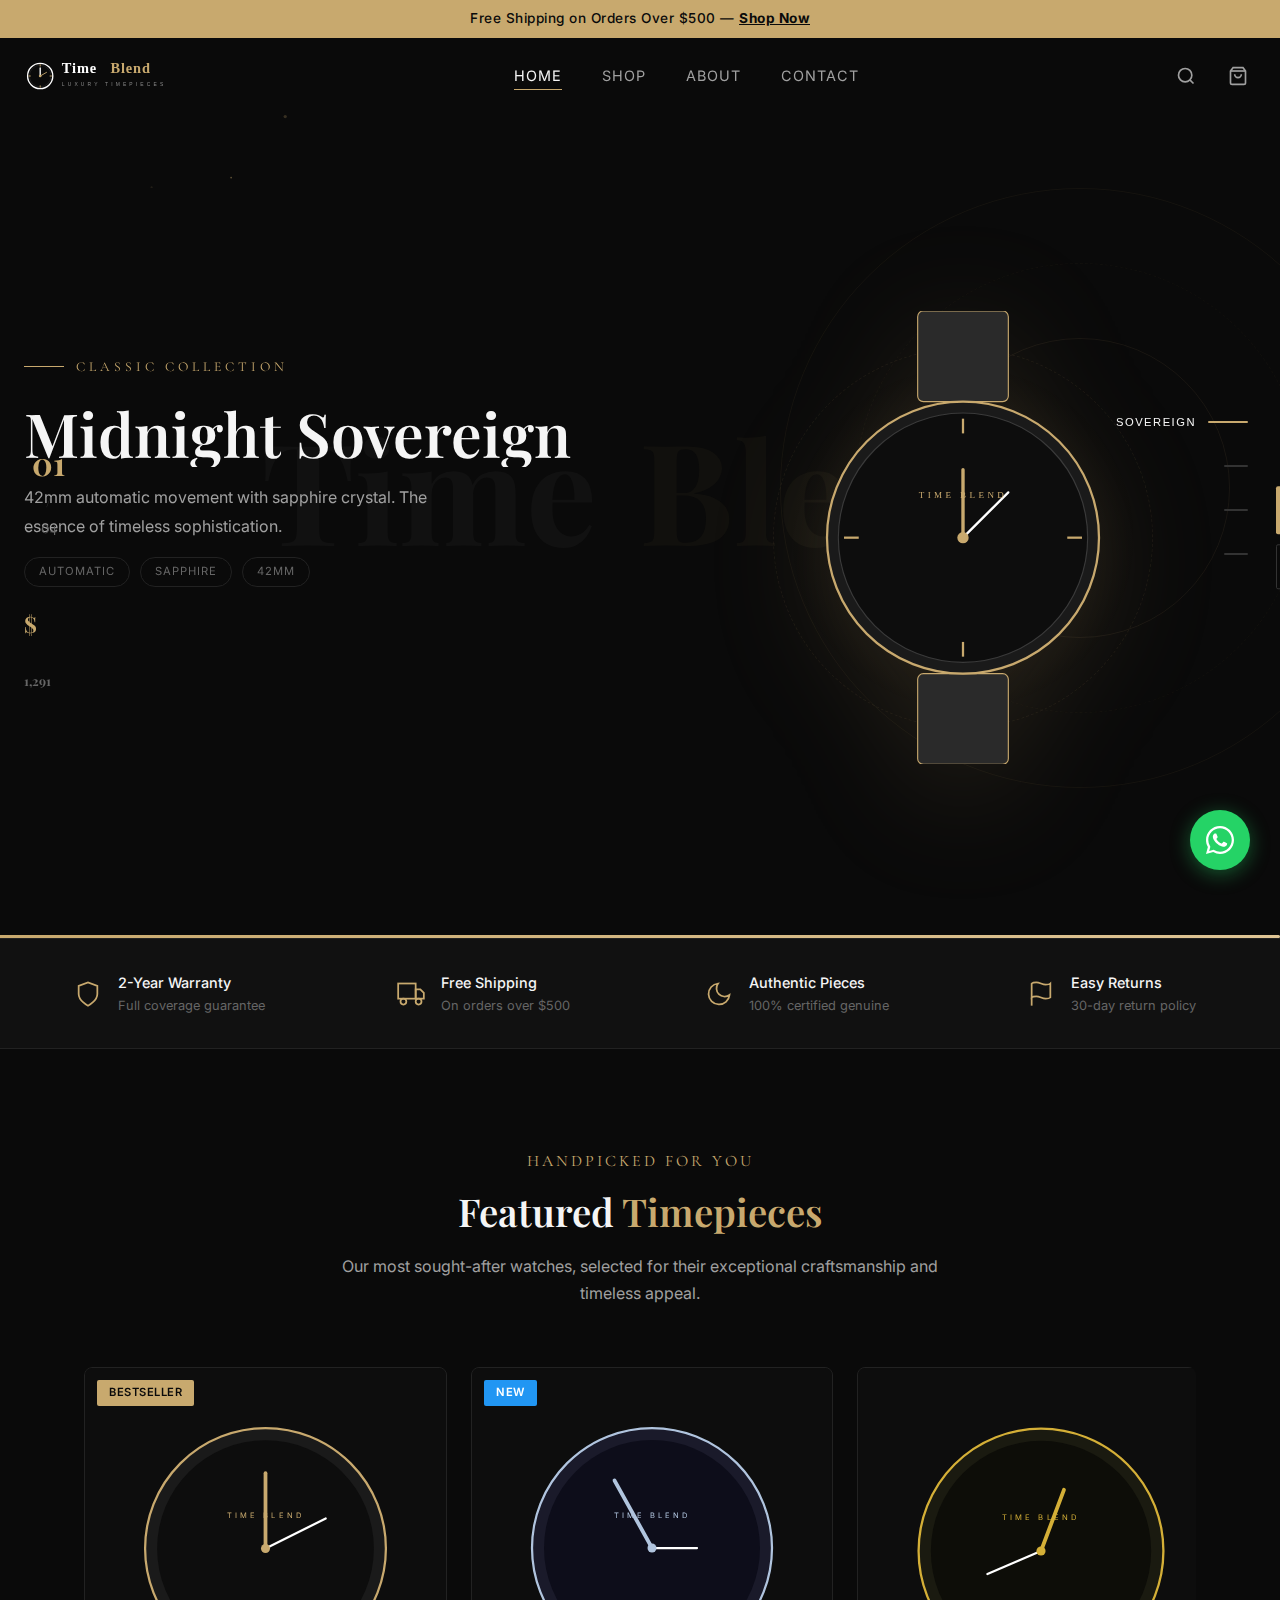
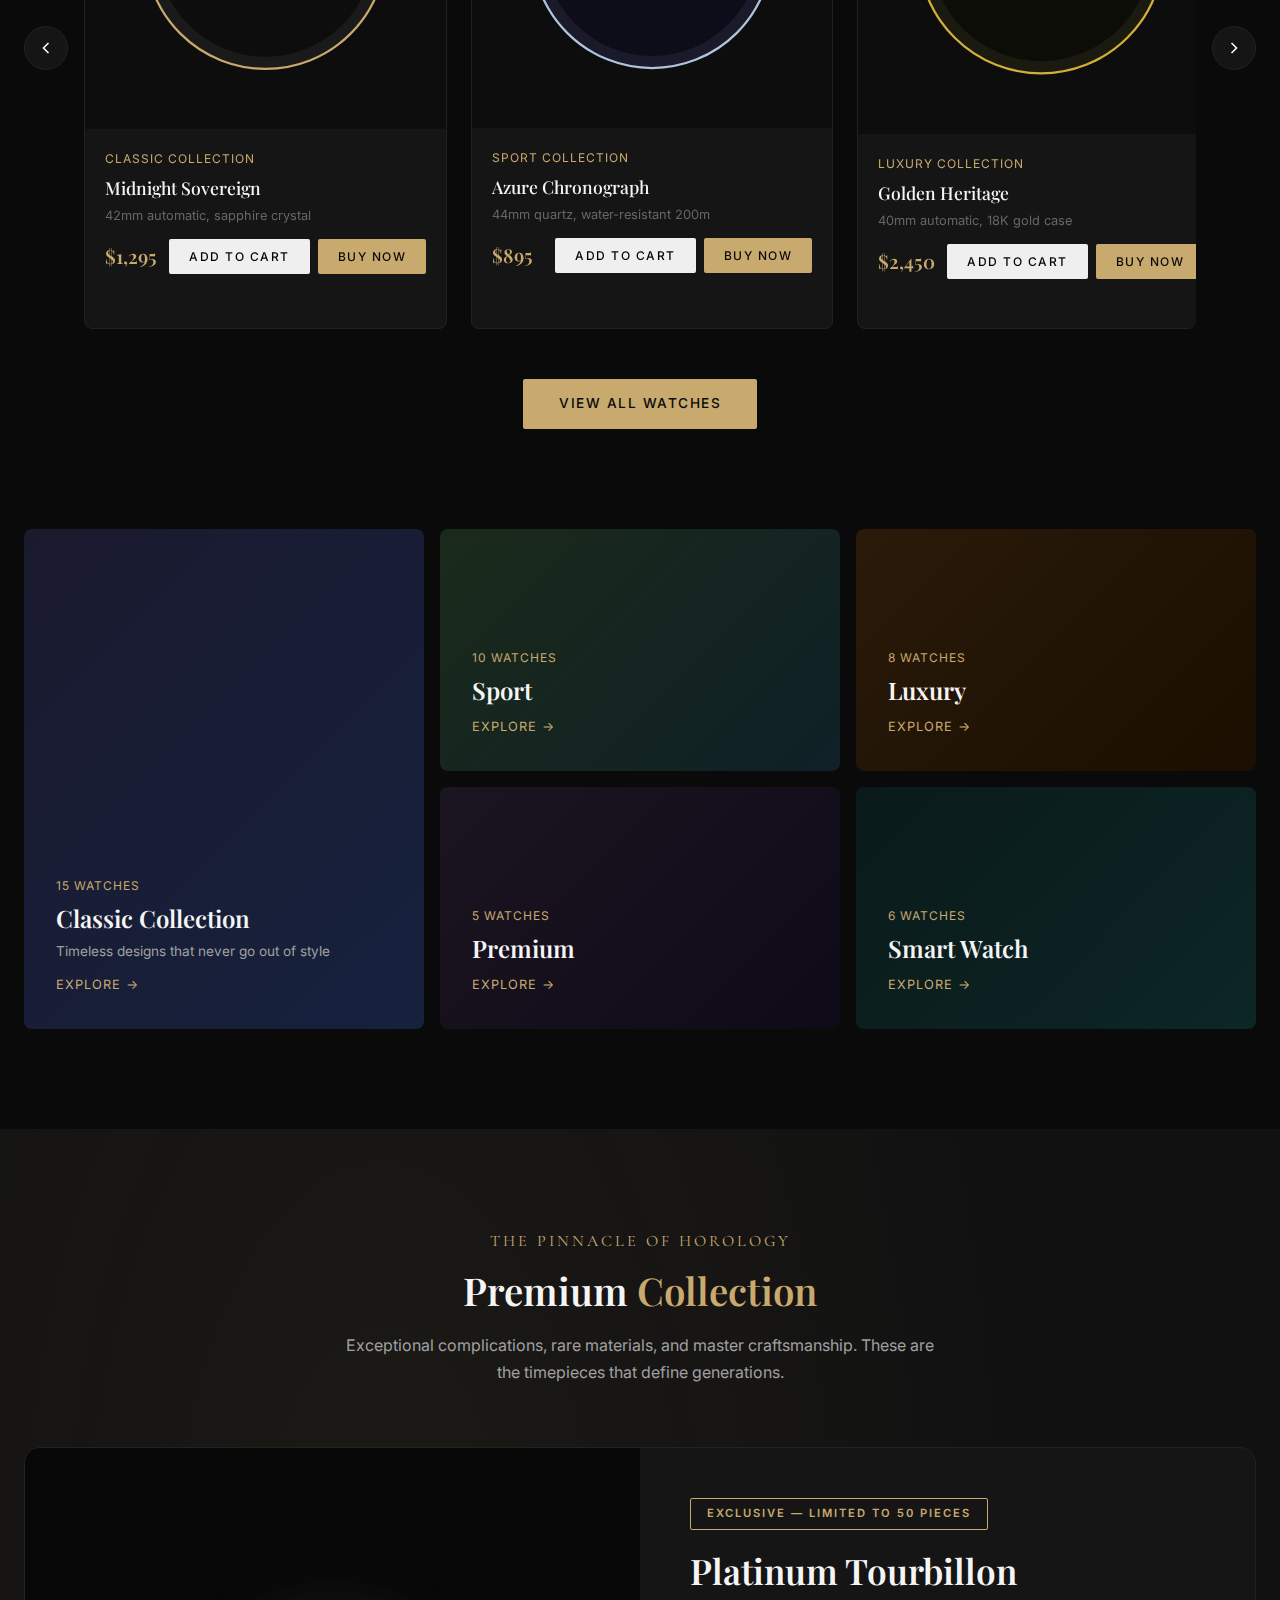
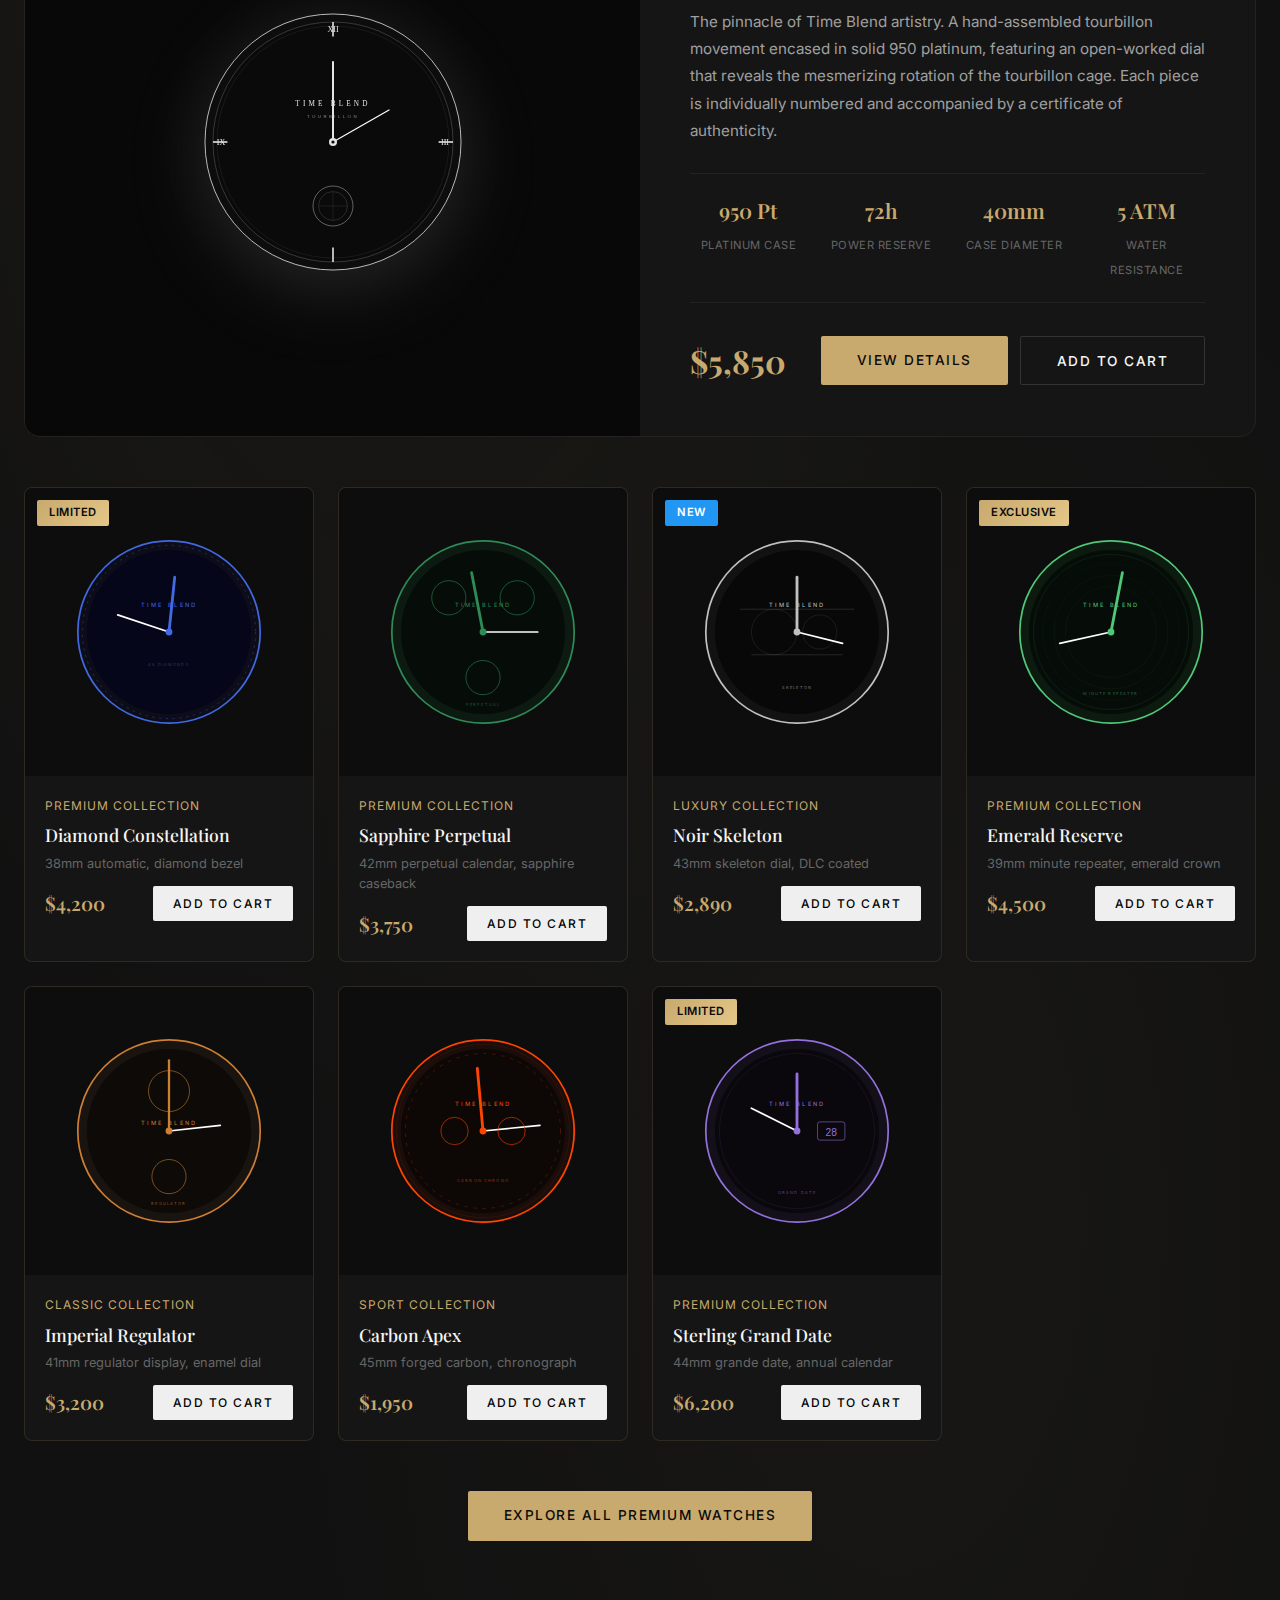
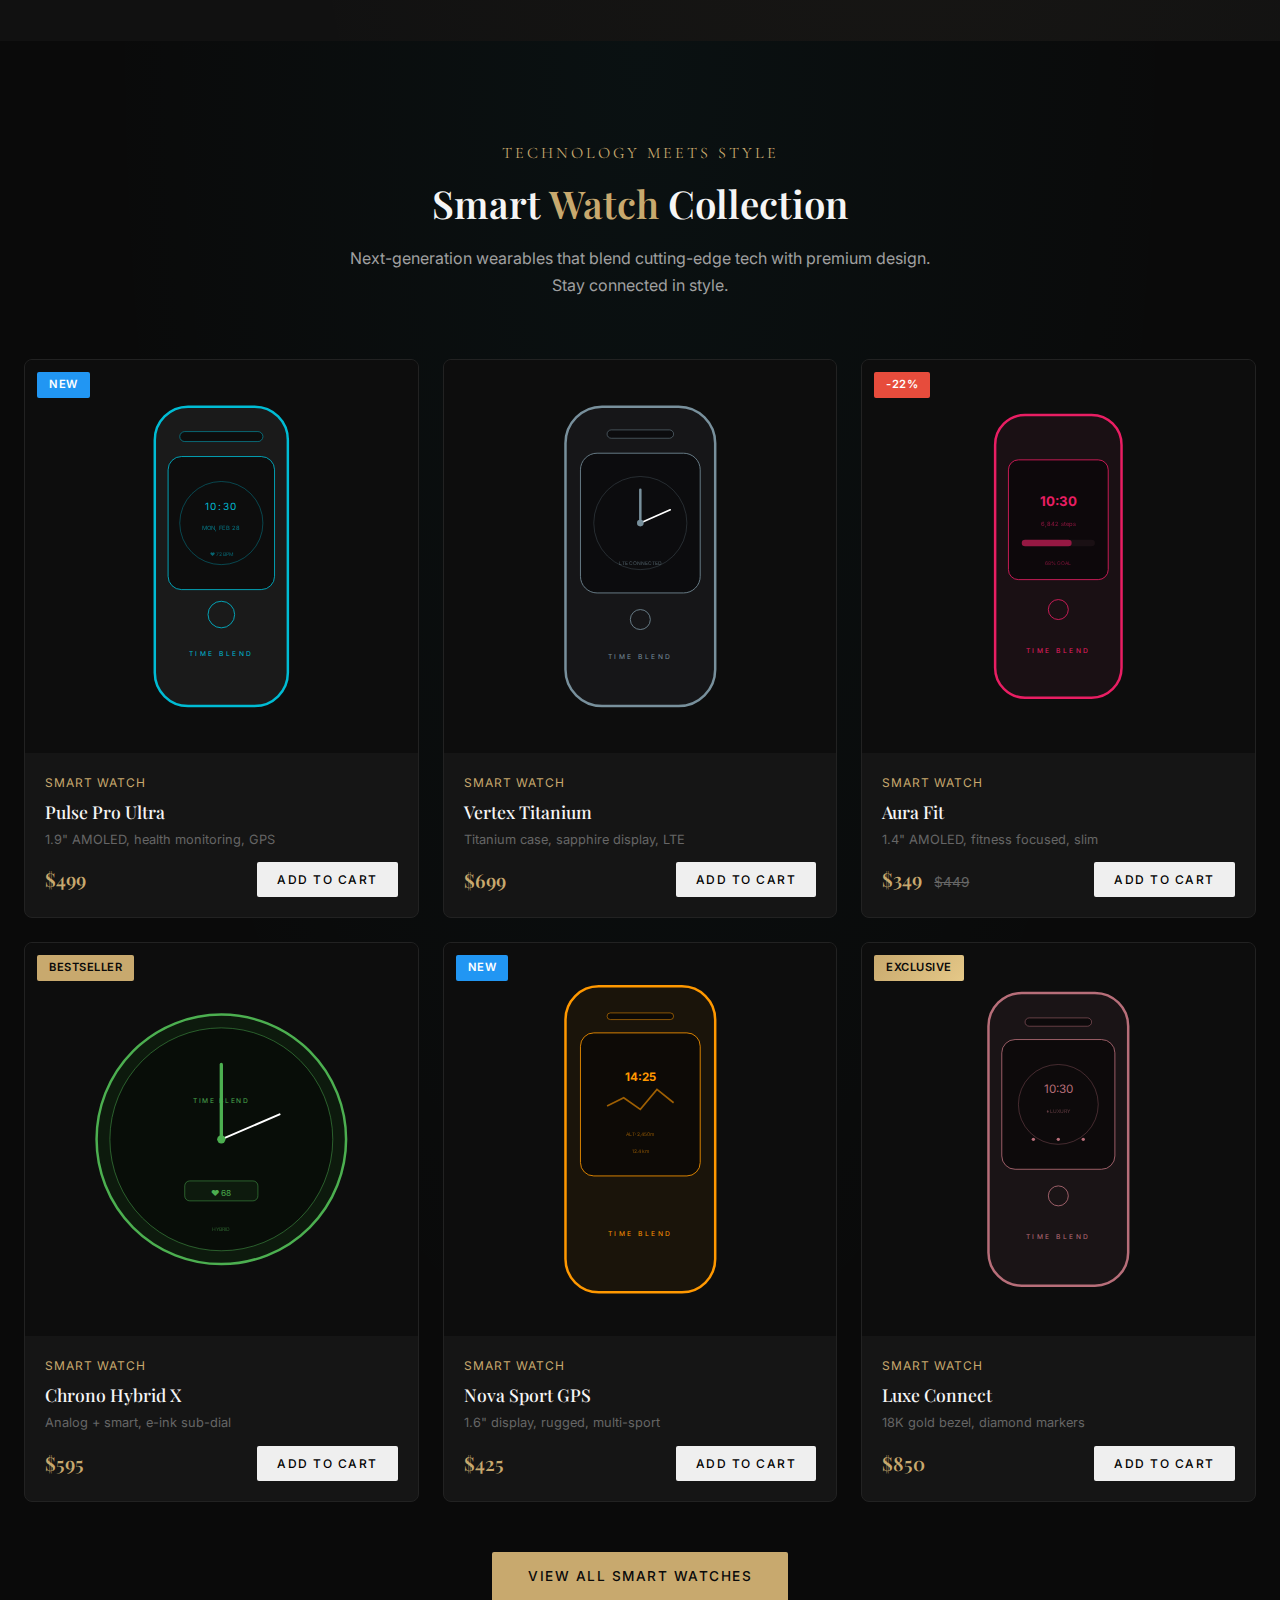
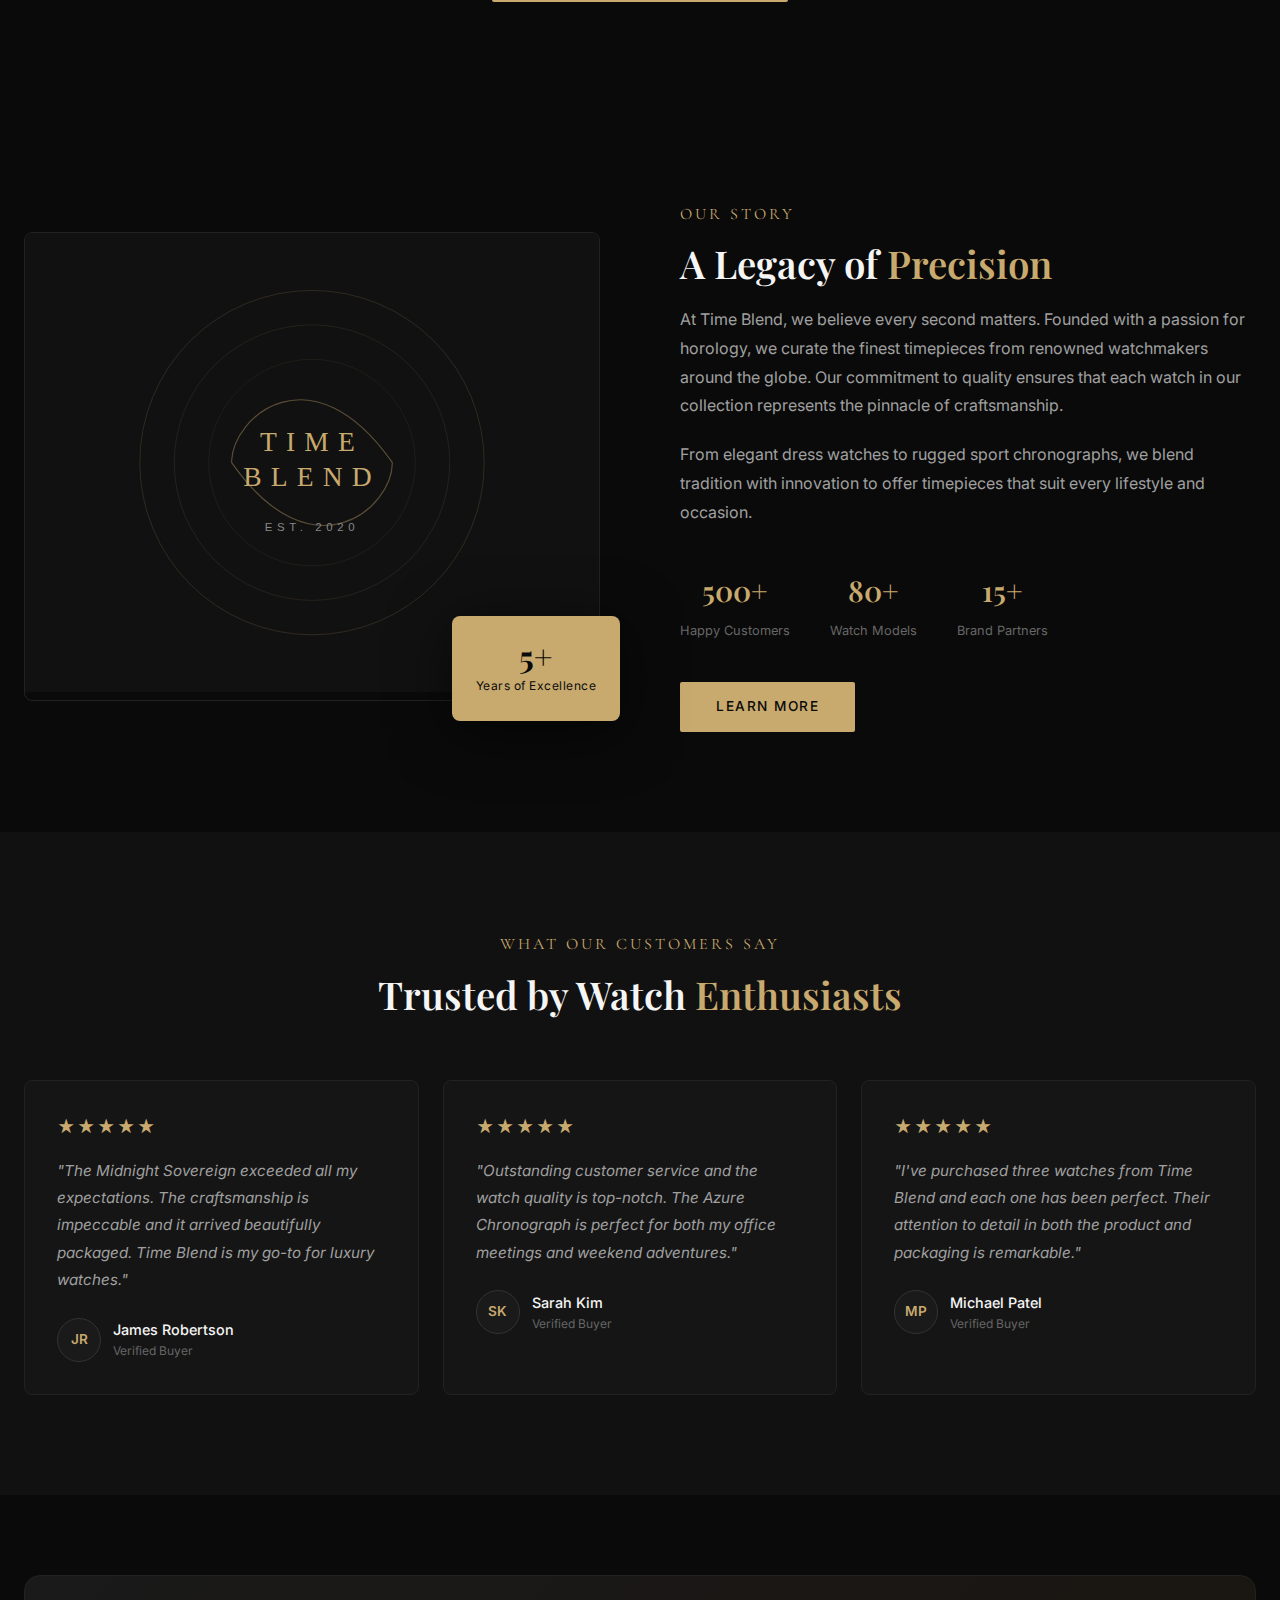
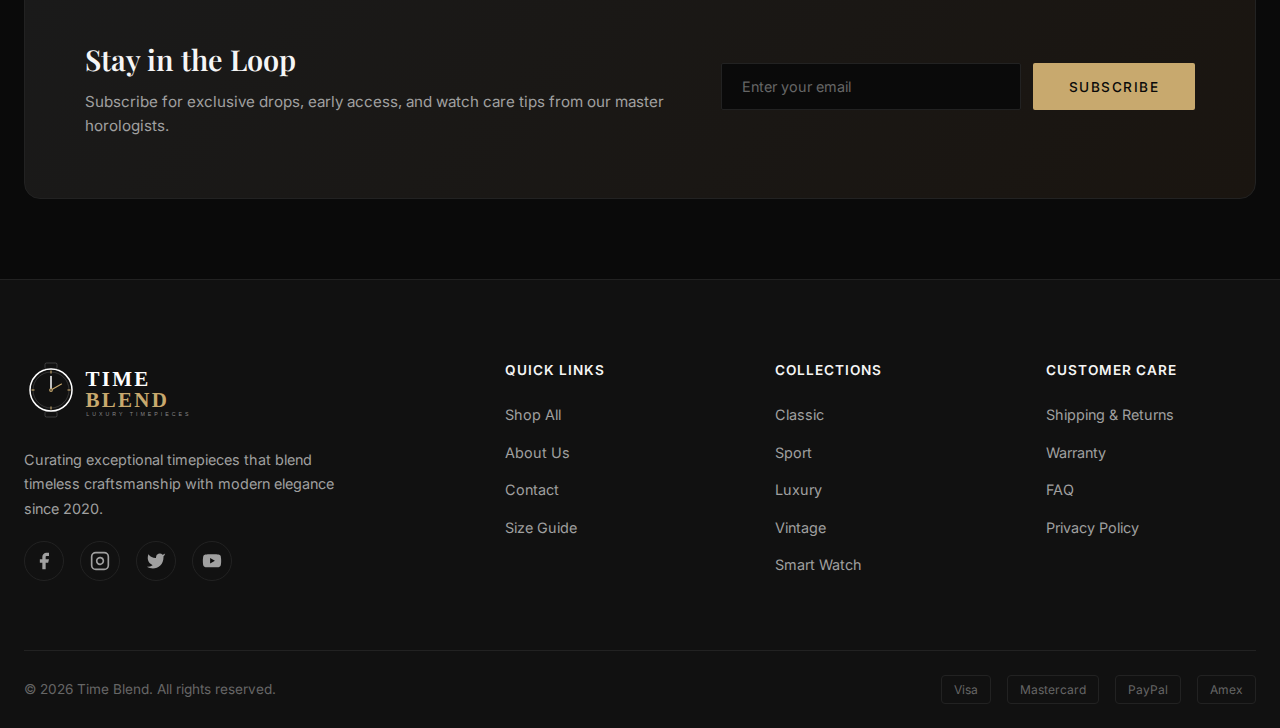
<file: index.html>
<!DOCTYPE html>
<html lang="en">
<head>
    <meta charset="UTF-8">
    <meta name="viewport" content="width=device-width, initial-scale=1.0">
    <title>Time Blend - Luxury Watches for Every Moment</title>
    <meta name="description" content="Discover exquisite timepieces at Time Blend. Curated luxury watches blending timeless craftsmanship with modern elegance.">
    <link rel="preconnect" href="https://fonts.googleapis.com">
    <link rel="preconnect" href="https://fonts.gstatic.com" crossorigin>
    <link href="https://fonts.googleapis.com/css2?family=Playfair+Display:ital,wght@0,400;0,500;0,600;0,700;1,400&family=Inter:wght@300;400;500;600;700&family=Cormorant+Garamond:ital,wght@0,400;0,500;0,600;1,400&display=swap" rel="stylesheet">
    <link rel="icon" type="image/svg+xml" href="images/logo-nav.svg">
    <link rel="stylesheet" href="css/styles.css">
</head>
<body>
    <!-- Announcement Bar -->
    <div class="announcement-bar">
        <p>Free Shipping on Orders Over $500 &mdash; <a href="shop.html">Shop Now</a></p>
    </div>

    <!-- Navigation -->
    <header class="header" id="header">
        <nav class="nav container">
            <a href="index.html" class="nav__logo">
                <img src="images/logo-nav.svg" alt="Time Blend" class="nav__logo-img">
            </a>
            <ul class="nav__menu" id="navMenu">
                <li><a href="index.html" class="nav__link active">Home</a></li>
                <li><a href="shop.html" class="nav__link">Shop</a></li>
                <li><a href="about.html" class="nav__link">About</a></li>
                <li><a href="contact.html" class="nav__link">Contact</a></li>
            </ul>
            <div class="nav__actions">
                <button class="nav__action-btn search-toggle" aria-label="Search">
                    <svg width="20" height="20" viewBox="0 0 24 24" fill="none" stroke="currentColor" stroke-width="2"><circle cx="11" cy="11" r="8"/><path d="m21 21-4.35-4.35"/></svg>
                </button>
                <a href="cart.html" class="nav__action-btn cart-btn" aria-label="Cart">
                    <svg width="20" height="20" viewBox="0 0 24 24" fill="none" stroke="currentColor" stroke-width="2"><path d="M6 2 3 6v14a2 2 0 0 0 2 2h14a2 2 0 0 0 2-2V6l-3-4z"/><line x1="3" y1="6" x2="21" y2="6"/><path d="M16 10a4 4 0 0 1-8 0"/></svg>
                    <span class="cart-count" id="cartCount">0</span>
                </a>
                <button class="nav__toggle" id="navToggle" aria-label="Menu">
                    <span></span><span></span><span></span>
                </button>
            </div>
        </nav>
    </header>

    <!-- Search Overlay -->
    <div class="search-overlay" id="searchOverlay">
        <div class="search-overlay__inner">
            <button class="search-overlay__close" id="searchClose">&times;</button>
            <input type="text" class="search-overlay__input" placeholder="Search for watches..." id="searchInput">
        </div>
    </div>

    <!-- Dynamic Hero Slider -->
    <section class="hero-slider" id="heroSlider">
        <!-- Particle Canvas Background -->
        <canvas class="hero-slider__particles" id="heroParticles"></canvas>

        <!-- Animated Decorative Rings -->
        <div class="hero-slider__rings">
            <div class="deco-ring deco-ring--1"></div>
            <div class="deco-ring deco-ring--2"></div>
            <div class="deco-ring deco-ring--3"></div>
        </div>

        <!-- Blending Brand Watermark -->
        <div class="hero-slider__brand">
            <span class="brand-blend" id="brandBlend">
                <span class="brand-blend__char" style="--i:0">T</span><span class="brand-blend__char" style="--i:1">i</span><span class="brand-blend__char" style="--i:2">m</span><span class="brand-blend__char" style="--i:3">e</span><span class="brand-blend__char brand-blend__space" style="--i:4">&nbsp;</span><span class="brand-blend__char brand-blend__gold" style="--i:5">B</span><span class="brand-blend__char brand-blend__gold" style="--i:6">l</span><span class="brand-blend__char brand-blend__gold" style="--i:7">e</span><span class="brand-blend__char brand-blend__gold" style="--i:8">n</span><span class="brand-blend__char brand-blend__gold" style="--i:9">d</span>
            </span>
        </div>

        <!-- Slides -->
        <div class="hero-slider__slides" id="heroSlides">
            <div class="hero-slide active" data-accent="#c8a96e" data-bg="rgba(200,169,110,0.08)">
                <div class="hero-slide__content container">
                    <div class="hero-slide__text">
                        <div class="hero-slide__tag"><span class="tag-line"></span><span>Classic Collection</span></div>
                        <h2 class="hero-slide__name"><span class="split-line"><span class="split-word">Midnight</span></span> <span class="split-line"><span class="split-word">Sovereign</span></span></h2>
                        <p class="hero-slide__desc">42mm automatic movement with sapphire crystal. The essence of timeless sophistication.</p>
                        <div class="hero-slide__meta">
                            <span class="meta-chip">Automatic</span>
                            <span class="meta-chip">Sapphire</span>
                            <span class="meta-chip">42mm</span>
                        </div>
                        <p class="hero-slide__price"><span class="price-currency">$</span><span class="price-value" data-value="1295">0</span></p>
                    </div>
                    <div class="hero-slide__visual">
                        <div class="hero-slide__orbit"><div class="orbit-dot"></div></div>
                        <div class="hero-slide__glow"></div>
                        <svg class="hero-slide__watch" viewBox="0 0 300 400" fill="none">
                            <rect x="110" y="0" width="80" height="80" rx="5" fill="#2a2a2a" stroke="#c8a96e" stroke-width="1"/>
                            <rect x="110" y="320" width="80" height="80" rx="5" fill="#2a2a2a" stroke="#c8a96e" stroke-width="1"/>
                            <circle cx="150" cy="200" r="120" fill="#1a1a1a" stroke="#c8a96e" stroke-width="2"/>
                            <circle cx="150" cy="200" r="110" fill="#0d0d0d" stroke="#3a3a3a" stroke-width="1"/>
                            <line x1="150" y1="95" x2="150" y2="108" stroke="#c8a96e" stroke-width="2"/><line x1="150" y1="292" x2="150" y2="305" stroke="#c8a96e" stroke-width="2"/>
                            <line x1="45" y1="200" x2="58" y2="200" stroke="#c8a96e" stroke-width="2"/><line x1="242" y1="200" x2="255" y2="200" stroke="#c8a96e" stroke-width="2"/>
                            <line x1="150" y1="200" x2="150" y2="140" stroke="#c8a96e" stroke-width="3" stroke-linecap="round"/>
                            <line x1="150" y1="200" x2="190" y2="160" stroke="#fff" stroke-width="2" stroke-linecap="round"/>
                            <circle cx="150" cy="200" r="5" fill="#c8a96e"/>
                            <text x="150" y="165" text-anchor="middle" fill="#c8a96e" font-size="8" font-family="serif" letter-spacing="3">TIME BLEND</text>
                        </svg>
                        <div class="hero-slide__buttons">
                            <a href="product-detail.html?id=1" class="btn btn--primary btn--glow">Shop Now</a>
                            <button class="btn btn--outline add-to-cart-btn" data-product-id="1">Add to Cart</button>
                        </div>
                    </div>
                </div>
            </div>

            <div class="hero-slide" data-accent="#4169e1" data-bg="rgba(65,105,225,0.08)">
                <div class="hero-slide__content container">
                    <div class="hero-slide__text">
                        <div class="hero-slide__tag"><span class="tag-line"></span><span>Premium Collection</span></div>
                        <h2 class="hero-slide__name"><span class="split-line"><span class="split-word">Diamond</span></span> <span class="split-line"><span class="split-word">Constellation</span></span></h2>
                        <p class="hero-slide__desc">38mm Swiss automatic with 48 brilliant-cut diamonds. Aventurine dial that mimics the night sky.</p>
                        <div class="hero-slide__meta">
                            <span class="meta-chip">Swiss Auto</span>
                            <span class="meta-chip">48 Diamonds</span>
                            <span class="meta-chip">38mm</span>
                        </div>
                        <p class="hero-slide__price"><span class="price-currency">$</span><span class="price-value" data-value="4200">0</span></p>
                    </div>
                    <div class="hero-slide__visual">
                        <div class="hero-slide__orbit"><div class="orbit-dot"></div></div>
                        <div class="hero-slide__glow"></div>
                        <svg class="hero-slide__watch" viewBox="0 0 300 400" fill="none">
                            <rect x="110" y="0" width="80" height="80" rx="5" fill="#1a1a2e" stroke="#4169e1" stroke-width="1"/>
                            <rect x="110" y="320" width="80" height="80" rx="5" fill="#1a1a2e" stroke="#4169e1" stroke-width="1"/>
                            <circle cx="150" cy="200" r="120" fill="#0d0d1a" stroke="#4169e1" stroke-width="2"/>
                            <circle cx="150" cy="200" r="110" fill="#06061a" stroke="#2a2a4a" stroke-width="1"/>
                            <circle cx="150" cy="200" r="116" fill="none" stroke="#4169e1" stroke-width="0.3" stroke-dasharray="2 4"/>
                            <line x1="150" y1="95" x2="150" y2="108" stroke="#4169e1" stroke-width="2"/><line x1="150" y1="292" x2="150" y2="305" stroke="#4169e1" stroke-width="2"/>
                            <line x1="45" y1="200" x2="58" y2="200" stroke="#4169e1" stroke-width="2"/><line x1="242" y1="200" x2="255" y2="200" stroke="#4169e1" stroke-width="2"/>
                            <line x1="150" y1="200" x2="155" y2="130" stroke="#4169e1" stroke-width="3" stroke-linecap="round"/>
                            <line x1="150" y1="200" x2="105" y2="165" stroke="#fff" stroke-width="2" stroke-linecap="round"/>
                            <circle cx="150" cy="200" r="5" fill="#4169e1"/>
                            <text x="150" y="165" text-anchor="middle" fill="#4169e1" font-size="8" font-family="serif" letter-spacing="3">TIME BLEND</text>
                        </svg>
                        <div class="hero-slide__buttons">
                            <a href="product-detail.html?id=10" class="btn btn--primary btn--glow">Shop Now</a>
                            <button class="btn btn--outline add-to-cart-btn" data-product-id="10">Add to Cart</button>
                        </div>
                    </div>
                </div>
            </div>

            <div class="hero-slide" data-accent="#e5e4e2" data-bg="rgba(229,228,226,0.06)">
                <div class="hero-slide__content container">
                    <div class="hero-slide__text">
                        <div class="hero-slide__tag"><span class="tag-line"></span><span>Premium Collection</span></div>
                        <h2 class="hero-slide__name"><span class="split-line"><span class="split-word">Platinum</span></span> <span class="split-line"><span class="split-word">Tourbillon</span></span></h2>
                        <p class="hero-slide__desc">40mm hand-assembled tourbillon in solid 950 platinum. Limited to 50 pieces worldwide.</p>
                        <div class="hero-slide__meta">
                            <span class="meta-chip">Tourbillon</span>
                            <span class="meta-chip">Platinum</span>
                            <span class="meta-chip">40mm</span>
                        </div>
                        <p class="hero-slide__price"><span class="price-currency">$</span><span class="price-value" data-value="5850">0</span></p>
                    </div>
                    <div class="hero-slide__visual">
                        <div class="hero-slide__orbit"><div class="orbit-dot"></div></div>
                        <div class="hero-slide__glow"></div>
                        <svg class="hero-slide__watch" viewBox="0 0 300 400" fill="none">
                            <rect x="110" y="0" width="80" height="80" rx="5" fill="#1e1e1e" stroke="#e5e4e2" stroke-width="1"/>
                            <rect x="110" y="320" width="80" height="80" rx="5" fill="#1e1e1e" stroke="#e5e4e2" stroke-width="1"/>
                            <circle cx="150" cy="200" r="120" fill="#0d0d0d" stroke="#e5e4e2" stroke-width="1.5"/>
                            <circle cx="150" cy="200" r="110" fill="#080808" stroke="#333" stroke-width="0.5"/>
                            <circle cx="150" cy="280" r="20" fill="none" stroke="#e5e4e2" stroke-width="0.5"/>
                            <circle cx="150" cy="280" r="14" fill="none" stroke="#e5e4e2" stroke-width="0.3"/>
                            <text x="150" y="60" text-anchor="middle" fill="#e5e4e2" font-size="8" font-family="serif">XII</text>
                            <text x="252" y="204" text-anchor="middle" fill="#e5e4e2" font-size="8" font-family="serif">III</text>
                            <text x="48" y="204" text-anchor="middle" fill="#e5e4e2" font-size="8" font-family="serif">IX</text>
                            <line x1="150" y1="200" x2="150" y2="130" stroke="#e5e4e2" stroke-width="3" stroke-linecap="round"/>
                            <line x1="150" y1="200" x2="210" y2="175" stroke="#fff" stroke-width="2" stroke-linecap="round"/>
                            <circle cx="150" cy="200" r="5" fill="#e5e4e2"/>
                            <text x="150" y="165" text-anchor="middle" fill="#e5e4e2" font-size="7" font-family="serif" letter-spacing="3">TIME BLEND</text>
                            <text x="150" y="178" text-anchor="middle" fill="#888" font-size="5" letter-spacing="2">TOURBILLON</text>
                        </svg>
                        <div class="hero-slide__buttons">
                            <a href="product-detail.html?id=9" class="btn btn--primary btn--glow">Shop Now</a>
                            <button class="btn btn--outline add-to-cart-btn" data-product-id="9">Add to Cart</button>
                        </div>
                    </div>
                </div>
            </div>

            <div class="hero-slide" data-accent="#d4af37" data-bg="rgba(212,175,55,0.08)">
                <div class="hero-slide__content container">
                    <div class="hero-slide__text">
                        <div class="hero-slide__tag"><span class="tag-line"></span><span>Luxury Collection</span></div>
                        <h2 class="hero-slide__name"><span class="split-line"><span class="split-word">Golden</span></span> <span class="split-line"><span class="split-word">Heritage</span></span></h2>
                        <p class="hero-slide__desc">40mm Swiss automatic in 18K gold. Mother-of-pearl dial with hand-finished details.</p>
                        <div class="hero-slide__meta">
                            <span class="meta-chip">Swiss Auto</span>
                            <span class="meta-chip">18K Gold</span>
                            <span class="meta-chip">40mm</span>
                        </div>
                        <p class="hero-slide__price"><span class="price-currency">$</span><span class="price-value" data-value="2450">0</span></p>
                    </div>
                    <div class="hero-slide__visual">
                        <div class="hero-slide__orbit"><div class="orbit-dot"></div></div>
                        <div class="hero-slide__glow"></div>
                        <svg class="hero-slide__watch" viewBox="0 0 300 400" fill="none">
                            <rect x="110" y="0" width="80" height="80" rx="5" fill="#2a2510" stroke="#d4af37" stroke-width="1"/>
                            <rect x="110" y="320" width="80" height="80" rx="5" fill="#2a2510" stroke="#d4af37" stroke-width="1"/>
                            <circle cx="150" cy="200" r="120" fill="#1a1a10" stroke="#d4af37" stroke-width="2"/>
                            <circle cx="150" cy="200" r="110" fill="#0d0d08" stroke="#3a3520" stroke-width="1"/>
                            <line x1="150" y1="95" x2="150" y2="108" stroke="#d4af37" stroke-width="2"/><line x1="150" y1="292" x2="150" y2="305" stroke="#d4af37" stroke-width="2"/>
                            <line x1="45" y1="200" x2="58" y2="200" stroke="#d4af37" stroke-width="2"/><line x1="242" y1="200" x2="255" y2="200" stroke="#d4af37" stroke-width="2"/>
                            <line x1="150" y1="200" x2="165" y2="140" stroke="#d4af37" stroke-width="3" stroke-linecap="round"/>
                            <line x1="150" y1="200" x2="100" y2="175" stroke="#fff" stroke-width="2" stroke-linecap="round"/>
                            <circle cx="150" cy="200" r="5" fill="#d4af37"/>
                            <text x="150" y="165" text-anchor="middle" fill="#d4af37" font-size="8" font-family="serif" letter-spacing="3">TIME BLEND</text>
                        </svg>
                        <div class="hero-slide__buttons">
                            <a href="product-detail.html?id=3" class="btn btn--primary btn--glow">Shop Now</a>
                            <button class="btn btn--outline add-to-cart-btn" data-product-id="3">Add to Cart</button>
                        </div>
                    </div>
                </div>
            </div>
        </div>

        <!-- Slide Counter -->
        <div class="hero-slider__counter">
            <span class="counter-current" id="counterCurrent">01</span>
            <span class="counter-sep">/</span>
            <span class="counter-total">04</span>
        </div>

        <!-- Vertical Navigation -->
        <div class="hero-slider__nav-vertical" id="heroNavVertical">
            <button class="vnav-dot active" data-slide="0"><span class="vnav-line"></span><span class="vnav-label">Sovereign</span></button>
            <button class="vnav-dot" data-slide="1"><span class="vnav-line"></span><span class="vnav-label">Diamond</span></button>
            <button class="vnav-dot" data-slide="2"><span class="vnav-line"></span><span class="vnav-label">Tourbillon</span></button>
            <button class="vnav-dot" data-slide="3"><span class="vnav-line"></span><span class="vnav-label">Heritage</span></button>
        </div>

        <!-- Progress Bar -->
        <div class="hero-slider__progress">
            <div class="hero-slider__progress-bar" id="heroProgress"></div>
        </div>

    </section>

    <!-- Features Strip -->
    <section class="features-strip">
        <div class="container">
            <div class="features-strip__grid">
                <div class="feature-item">
                    <svg width="28" height="28" viewBox="0 0 24 24" fill="none" stroke="#c8a96e" stroke-width="1.5"><path d="M12 22s8-4 8-10V5l-8-3-8 3v7c0 6 8 10 8 10z"/></svg>
                    <div>
                        <h4>2-Year Warranty</h4>
                        <p>Full coverage guarantee</p>
                    </div>
                </div>
                <div class="feature-item">
                    <svg width="28" height="28" viewBox="0 0 24 24" fill="none" stroke="#c8a96e" stroke-width="1.5"><rect x="1" y="3" width="15" height="13"/><polygon points="16 8 20 8 23 11 23 16 16 16 16 8"/><circle cx="5.5" cy="18.5" r="2.5"/><circle cx="18.5" cy="18.5" r="2.5"/></svg>
                    <div>
                        <h4>Free Shipping</h4>
                        <p>On orders over $500</p>
                    </div>
                </div>
                <div class="feature-item">
                    <svg width="28" height="28" viewBox="0 0 24 24" fill="none" stroke="#c8a96e" stroke-width="1.5"><path d="M21 12.79A9 9 0 1 1 11.21 3 7 7 0 0 0 21 12.79z"/></svg>
                    <div>
                        <h4>Authentic Pieces</h4>
                        <p>100% certified genuine</p>
                    </div>
                </div>
                <div class="feature-item">
                    <svg width="28" height="28" viewBox="0 0 24 24" fill="none" stroke="#c8a96e" stroke-width="1.5"><path d="M4 15s1-1 4-1 5 2 8 2 4-1 4-1V3s-1 1-4 1-5-2-8-2-4 1-4 1z"/><line x1="4" y1="22" x2="4" y2="15"/></svg>
                    <div>
                        <h4>Easy Returns</h4>
                        <p>30-day return policy</p>
                    </div>
                </div>
            </div>
        </div>
    </section>

    <!-- Featured Collection -->
    <section class="section featured" id="featured">
        <div class="container">
            <div class="section__header">
                <p class="section__subtitle">Handpicked for You</p>
                <h2 class="section__title">Featured <span class="text-accent">Timepieces</span></h2>
                <p class="section__description">Our most sought-after watches, selected for their exceptional craftsmanship and timeless appeal.</p>
            </div>
            <div class="products-carousel" id="productsCarousel">
                <button class="carousel__arrow carousel__prev" id="carouselPrev" aria-label="Previous">
                    <svg width="20" height="20" viewBox="0 0 24 24" fill="none" stroke="currentColor" stroke-width="2"><polyline points="15 18 9 12 15 6"/></svg>
                </button>
                <div class="carousel__viewport">
                    <div class="carousel__track" id="carouselTrack">
                <div class="product-card" data-product-id="1">
                    <div class="product-card__image">
                        <div class="product-card__placeholder">
                            <svg viewBox="0 0 200 200" fill="none" xmlns="http://www.w3.org/2000/svg">
                                <circle cx="100" cy="100" r="80" fill="#1a1a1a" stroke="#c8a96e" stroke-width="1.5"/>
                                <circle cx="100" cy="100" r="72" fill="#0d0d0d"/>
                                <line x1="100" y1="100" x2="100" y2="50" stroke="#c8a96e" stroke-width="2.5" stroke-linecap="round"/>
                                <line x1="100" y1="100" x2="140" y2="80" stroke="#fff" stroke-width="1.5" stroke-linecap="round"/>
                                <circle cx="100" cy="100" r="3" fill="#c8a96e"/>
                                <text x="100" y="80" text-anchor="middle" fill="#c8a96e" font-size="5" letter-spacing="2">TIME BLEND</text>
                            </svg>
                        </div>
                        <span class="product-card__badge">Bestseller</span>
                        <div class="product-card__actions">
                            <button class="product-card__action-btn quick-view-btn" data-product-id="1" title="Quick View">
                                <svg width="18" height="18" viewBox="0 0 24 24" fill="none" stroke="currentColor" stroke-width="2"><path d="M1 12s4-8 11-8 11 8 11 8-4 8-11 8-11-8-11-8z"/><circle cx="12" cy="12" r="3"/></svg>
                            </button>
                            <button class="product-card__action-btn wishlist-btn" title="Add to Wishlist">
                                <svg width="18" height="18" viewBox="0 0 24 24" fill="none" stroke="currentColor" stroke-width="2"><path d="M20.84 4.61a5.5 5.5 0 0 0-7.78 0L12 5.67l-1.06-1.06a5.5 5.5 0 0 0-7.78 7.78l1.06 1.06L12 21.23l7.78-7.78 1.06-1.06a5.5 5.5 0 0 0 0-7.78z"/></svg>
                            </button>
                        </div>
                    </div>
                    <div class="product-card__info">
                        <p class="product-card__category">Classic Collection</p>
                        <h3 class="product-card__name"><a href="product-detail.html?id=1">Midnight Sovereign</a></h3>
                        <p class="product-card__desc">42mm automatic, sapphire crystal</p>
                        <div class="product-card__footer">
                            <span class="product-card__price">$1,295</span>
                            <div class="product-card__btns">
                                <button class="btn btn--small add-to-cart-btn" data-product-id="1">Add to Cart</button>
                                <button class="btn btn--small btn--primary buy-now-btn" data-product-id="1">Buy Now</button>
                            </div>
                        </div>
                    </div>
                </div>

                <div class="product-card" data-product-id="2">
                    <div class="product-card__image">
                        <div class="product-card__placeholder" style="--accent: #b0c4de;">
                            <svg viewBox="0 0 200 200" fill="none" xmlns="http://www.w3.org/2000/svg">
                                <circle cx="100" cy="100" r="80" fill="#1a1a2a" stroke="#b0c4de" stroke-width="1.5"/>
                                <circle cx="100" cy="100" r="72" fill="#0d0d1a"/>
                                <line x1="100" y1="100" x2="75" y2="55" stroke="#b0c4de" stroke-width="2.5" stroke-linecap="round"/>
                                <line x1="100" y1="100" x2="130" y2="100" stroke="#fff" stroke-width="1.5" stroke-linecap="round"/>
                                <circle cx="100" cy="100" r="3" fill="#b0c4de"/>
                                <text x="100" y="80" text-anchor="middle" fill="#b0c4de" font-size="5" letter-spacing="2">TIME BLEND</text>
                            </svg>
                        </div>
                        <span class="product-card__badge badge--new">New</span>
                        <div class="product-card__actions">
                            <button class="product-card__action-btn quick-view-btn" data-product-id="2" title="Quick View">
                                <svg width="18" height="18" viewBox="0 0 24 24" fill="none" stroke="currentColor" stroke-width="2"><path d="M1 12s4-8 11-8 11 8 11 8-4 8-11 8-11-8-11-8z"/><circle cx="12" cy="12" r="3"/></svg>
                            </button>
                            <button class="product-card__action-btn wishlist-btn" title="Add to Wishlist">
                                <svg width="18" height="18" viewBox="0 0 24 24" fill="none" stroke="currentColor" stroke-width="2"><path d="M20.84 4.61a5.5 5.5 0 0 0-7.78 0L12 5.67l-1.06-1.06a5.5 5.5 0 0 0-7.78 7.78l1.06 1.06L12 21.23l7.78-7.78 1.06-1.06a5.5 5.5 0 0 0 0-7.78z"/></svg>
                            </button>
                        </div>
                    </div>
                    <div class="product-card__info">
                        <p class="product-card__category">Sport Collection</p>
                        <h3 class="product-card__name"><a href="product-detail.html?id=2">Azure Chronograph</a></h3>
                        <p class="product-card__desc">44mm quartz, water-resistant 200m</p>
                        <div class="product-card__footer">
                            <span class="product-card__price">$895</span>
                            <div class="product-card__btns">
                                <button class="btn btn--small add-to-cart-btn" data-product-id="2">Add to Cart</button>
                                <button class="btn btn--small btn--primary buy-now-btn" data-product-id="2">Buy Now</button>
                            </div>
                        </div>
                    </div>
                </div>

                <div class="product-card" data-product-id="3">
                    <div class="product-card__image">
                        <div class="product-card__placeholder" style="--accent: #d4af37;">
                            <svg viewBox="0 0 200 200" fill="none" xmlns="http://www.w3.org/2000/svg">
                                <circle cx="100" cy="100" r="80" fill="#1a1a10" stroke="#d4af37" stroke-width="1.5"/>
                                <circle cx="100" cy="100" r="72" fill="#0d0d08"/>
                                <line x1="100" y1="100" x2="115" y2="60" stroke="#d4af37" stroke-width="2.5" stroke-linecap="round"/>
                                <line x1="100" y1="100" x2="65" y2="115" stroke="#fff" stroke-width="1.5" stroke-linecap="round"/>
                                <circle cx="100" cy="100" r="3" fill="#d4af37"/>
                                <text x="100" y="80" text-anchor="middle" fill="#d4af37" font-size="5" letter-spacing="2">TIME BLEND</text>
                            </svg>
                        </div>
                        <div class="product-card__actions">
                            <button class="product-card__action-btn quick-view-btn" data-product-id="3" title="Quick View">
                                <svg width="18" height="18" viewBox="0 0 24 24" fill="none" stroke="currentColor" stroke-width="2"><path d="M1 12s4-8 11-8 11 8 11 8-4 8-11 8-11-8-11-8z"/><circle cx="12" cy="12" r="3"/></svg>
                            </button>
                            <button class="product-card__action-btn wishlist-btn" title="Add to Wishlist">
                                <svg width="18" height="18" viewBox="0 0 24 24" fill="none" stroke="currentColor" stroke-width="2"><path d="M20.84 4.61a5.5 5.5 0 0 0-7.78 0L12 5.67l-1.06-1.06a5.5 5.5 0 0 0-7.78 7.78l1.06 1.06L12 21.23l7.78-7.78 1.06-1.06a5.5 5.5 0 0 0 0-7.78z"/></svg>
                            </button>
                        </div>
                    </div>
                    <div class="product-card__info">
                        <p class="product-card__category">Luxury Collection</p>
                        <h3 class="product-card__name"><a href="product-detail.html?id=3">Golden Heritage</a></h3>
                        <p class="product-card__desc">40mm automatic, 18K gold case</p>
                        <div class="product-card__footer">
                            <span class="product-card__price">$2,450</span>
                            <div class="product-card__btns">
                                <button class="btn btn--small add-to-cart-btn" data-product-id="3">Add to Cart</button>
                                <button class="btn btn--small btn--primary buy-now-btn" data-product-id="3">Buy Now</button>
                            </div>
                        </div>
                    </div>
                </div>

                <div class="product-card" data-product-id="4">
                    <div class="product-card__image">
                        <div class="product-card__placeholder" style="--accent: #8b4513;">
                            <svg viewBox="0 0 200 200" fill="none" xmlns="http://www.w3.org/2000/svg">
                                <circle cx="100" cy="100" r="80" fill="#1a1510" stroke="#8b4513" stroke-width="1.5"/>
                                <circle cx="100" cy="100" r="72" fill="#0d0a08"/>
                                <line x1="100" y1="100" x2="100" y2="45" stroke="#8b4513" stroke-width="2.5" stroke-linecap="round"/>
                                <line x1="100" y1="100" x2="145" y2="120" stroke="#fff" stroke-width="1.5" stroke-linecap="round"/>
                                <circle cx="100" cy="100" r="3" fill="#8b4513"/>
                                <text x="100" y="80" text-anchor="middle" fill="#8b4513" font-size="5" letter-spacing="2">TIME BLEND</text>
                            </svg>
                        </div>
                        <span class="product-card__badge badge--sale">-20%</span>
                        <div class="product-card__actions">
                            <button class="product-card__action-btn quick-view-btn" data-product-id="4" title="Quick View">
                                <svg width="18" height="18" viewBox="0 0 24 24" fill="none" stroke="currentColor" stroke-width="2"><path d="M1 12s4-8 11-8 11 8 11 8-4 8-11 8-11-8-11-8z"/><circle cx="12" cy="12" r="3"/></svg>
                            </button>
                            <button class="product-card__action-btn wishlist-btn" title="Add to Wishlist">
                                <svg width="18" height="18" viewBox="0 0 24 24" fill="none" stroke="currentColor" stroke-width="2"><path d="M20.84 4.61a5.5 5.5 0 0 0-7.78 0L12 5.67l-1.06-1.06a5.5 5.5 0 0 0-7.78 7.78l1.06 1.06L12 21.23l7.78-7.78 1.06-1.06a5.5 5.5 0 0 0 0-7.78z"/></svg>
                            </button>
                        </div>
                    </div>
                    <div class="product-card__info">
                        <p class="product-card__category">Vintage Collection</p>
                        <h3 class="product-card__name"><a href="product-detail.html?id=4">Rustic Navigator</a></h3>
                        <p class="product-card__desc">38mm mechanical, leather strap</p>
                        <div class="product-card__footer">
                            <div>
                                <span class="product-card__price">$720</span>
                                <span class="product-card__price--old">$899</span>
                            </div>
                            <div class="product-card__btns">
                                <button class="btn btn--small add-to-cart-btn" data-product-id="4">Add to Cart</button>
                                <button class="btn btn--small btn--primary buy-now-btn" data-product-id="4">Buy Now</button>
                            </div>
                        </div>
                    </div>
                </div>

                <div class="product-card" data-product-id="5">
                    <div class="product-card__image">
                        <div class="product-card__placeholder" style="--accent: #555;">
                            <svg viewBox="0 0 200 200" fill="none" xmlns="http://www.w3.org/2000/svg">
                                <circle cx="100" cy="100" r="80" fill="#141414" stroke="#555" stroke-width="1.5"/>
                                <circle cx="100" cy="100" r="72" fill="#0a0a0a"/>
                                <circle cx="100" cy="100" r="68" fill="none" stroke="#555" stroke-width="0.5" opacity="0.3"/>
                                <line x1="100" y1="100" x2="80" y2="50" stroke="#555" stroke-width="2.5" stroke-linecap="round"/>
                                <line x1="100" y1="100" x2="145" y2="90" stroke="#fff" stroke-width="1.5" stroke-linecap="round"/>
                                <circle cx="100" cy="100" r="3" fill="#555"/>
                                <text x="100" y="80" text-anchor="middle" fill="#555" font-size="5" letter-spacing="2">TIME BLEND</text>
                                <text x="100" y="130" text-anchor="middle" fill="#444" font-size="4" letter-spacing="1">DIVER 300M</text>
                            </svg>
                        </div>
                        <div class="product-card__actions">
                            <button class="product-card__action-btn quick-view-btn" data-product-id="5" title="Quick View">
                                <svg width="18" height="18" viewBox="0 0 24 24" fill="none" stroke="currentColor" stroke-width="2"><path d="M1 12s4-8 11-8 11 8 11 8-4 8-11 8-11-8-11-8z"/><circle cx="12" cy="12" r="3"/></svg>
                            </button>
                            <button class="product-card__action-btn wishlist-btn" title="Add to Wishlist">
                                <svg width="18" height="18" viewBox="0 0 24 24" fill="none" stroke="currentColor" stroke-width="2"><path d="M20.84 4.61a5.5 5.5 0 0 0-7.78 0L12 5.67l-1.06-1.06a5.5 5.5 0 0 0-7.78 7.78l1.06 1.06L12 21.23l7.78-7.78 1.06-1.06a5.5 5.5 0 0 0 0-7.78z"/></svg>
                            </button>
                        </div>
                    </div>
                    <div class="product-card__info">
                        <p class="product-card__category">Sport Collection</p>
                        <h3 class="product-card__name"><a href="product-detail.html?id=5">Obsidian Diver</a></h3>
                        <p class="product-card__desc">43mm automatic, ceramic bezel</p>
                        <div class="product-card__footer">
                            <span class="product-card__price">$1,150</span>
                            <button class="btn btn--small add-to-cart-btn" data-product-id="5" data-name="Obsidian Diver" data-price="1150">Add to Cart</button>
                        </div>
                    </div>
                </div>

                <div class="product-card" data-product-id="6">
                    <div class="product-card__image">
                        <div class="product-card__placeholder" style="--accent: #b76e79;">
                            <svg viewBox="0 0 200 200" fill="none" xmlns="http://www.w3.org/2000/svg">
                                <circle cx="100" cy="100" r="80" fill="#1a1416" stroke="#b76e79" stroke-width="1.5"/>
                                <circle cx="100" cy="100" r="72" fill="#0d0a0b"/>
                                <circle cx="100" cy="100" r="68" fill="none" stroke="#b76e79" stroke-width="0.3" opacity="0.4"/>
                                <line x1="100" y1="100" x2="110" y2="55" stroke="#b76e79" stroke-width="2.5" stroke-linecap="round"/>
                                <line x1="100" y1="100" x2="60" y2="90" stroke="#fff" stroke-width="1.5" stroke-linecap="round"/>
                                <circle cx="100" cy="100" r="3" fill="#b76e79"/>
                                <text x="100" y="80" text-anchor="middle" fill="#b76e79" font-size="5" letter-spacing="2">TIME BLEND</text>
                            </svg>
                        </div>
                        <span class="product-card__badge badge--new">New</span>
                        <div class="product-card__actions">
                            <button class="product-card__action-btn quick-view-btn" data-product-id="6" title="Quick View">
                                <svg width="18" height="18" viewBox="0 0 24 24" fill="none" stroke="currentColor" stroke-width="2"><path d="M1 12s4-8 11-8 11 8 11 8-4 8-11 8-11-8-11-8z"/><circle cx="12" cy="12" r="3"/></svg>
                            </button>
                            <button class="product-card__action-btn wishlist-btn" title="Add to Wishlist">
                                <svg width="18" height="18" viewBox="0 0 24 24" fill="none" stroke="currentColor" stroke-width="2"><path d="M20.84 4.61a5.5 5.5 0 0 0-7.78 0L12 5.67l-1.06-1.06a5.5 5.5 0 0 0-7.78 7.78l1.06 1.06L12 21.23l7.78-7.78 1.06-1.06a5.5 5.5 0 0 0 0-7.78z"/></svg>
                            </button>
                        </div>
                    </div>
                    <div class="product-card__info">
                        <p class="product-card__category">Luxury Collection</p>
                        <h3 class="product-card__name"><a href="product-detail.html?id=6">Rose Elegance</a></h3>
                        <p class="product-card__desc">36mm automatic, rose gold</p>
                        <div class="product-card__footer">
                            <span class="product-card__price">$1,890</span>
                            <button class="btn btn--small add-to-cart-btn" data-product-id="6" data-name="Rose Elegance" data-price="1890">Add to Cart</button>
                        </div>
                    </div>
                </div>

                <div class="product-card" data-product-id="7">
                    <div class="product-card__image">
                        <div class="product-card__placeholder" style="--accent: #708090;">
                            <svg viewBox="0 0 200 200" fill="none" xmlns="http://www.w3.org/2000/svg">
                                <circle cx="100" cy="100" r="80" fill="#161618" stroke="#708090" stroke-width="1.5"/>
                                <circle cx="100" cy="100" r="72" fill="#0c0c0e"/>
                                <circle cx="100" cy="100" r="68" fill="none" stroke="#708090" stroke-width="0.3" opacity="0.4"/>
                                <line x1="100" y1="100" x2="100" y2="48" stroke="#708090" stroke-width="2.5" stroke-linecap="round"/>
                                <line x1="100" y1="100" x2="135" y2="115" stroke="#fff" stroke-width="1.5" stroke-linecap="round"/>
                                <circle cx="100" cy="100" r="3" fill="#708090"/>
                                <text x="100" y="80" text-anchor="middle" fill="#708090" font-size="5" letter-spacing="2">TIME BLEND</text>
                                <text x="100" y="130" text-anchor="middle" fill="#556" font-size="3.5" letter-spacing="1">COSC CERTIFIED</text>
                            </svg>
                        </div>
                        <div class="product-card__actions">
                            <button class="product-card__action-btn quick-view-btn" data-product-id="7" title="Quick View">
                                <svg width="18" height="18" viewBox="0 0 24 24" fill="none" stroke="currentColor" stroke-width="2"><path d="M1 12s4-8 11-8 11 8 11 8-4 8-11 8-11-8-11-8z"/><circle cx="12" cy="12" r="3"/></svg>
                            </button>
                            <button class="product-card__action-btn wishlist-btn" title="Add to Wishlist">
                                <svg width="18" height="18" viewBox="0 0 24 24" fill="none" stroke="currentColor" stroke-width="2"><path d="M20.84 4.61a5.5 5.5 0 0 0-7.78 0L12 5.67l-1.06-1.06a5.5 5.5 0 0 0-7.78 7.78l1.06 1.06L12 21.23l7.78-7.78 1.06-1.06a5.5 5.5 0 0 0 0-7.78z"/></svg>
                            </button>
                        </div>
                    </div>
                    <div class="product-card__info">
                        <p class="product-card__category">Classic Collection</p>
                        <h3 class="product-card__name"><a href="product-detail.html?id=7">Titan Chronometer</a></h3>
                        <p class="product-card__desc">41mm COSC certified, titanium</p>
                        <div class="product-card__footer">
                            <span class="product-card__price">$1,650</span>
                            <button class="btn btn--small add-to-cart-btn" data-product-id="7" data-name="Titan Chronometer" data-price="1650">Add to Cart</button>
                        </div>
                    </div>
                </div>

                <div class="product-card" data-product-id="8">
                    <div class="product-card__image">
                        <div class="product-card__placeholder" style="--accent: #daa520;">
                            <svg viewBox="0 0 200 200" fill="none" xmlns="http://www.w3.org/2000/svg">
                                <circle cx="100" cy="100" r="80" fill="#1a1a10" stroke="#daa520" stroke-width="1.5"/>
                                <circle cx="100" cy="100" r="72" fill="#0d0d08"/>
                                <line x1="100" y1="100" x2="85" y2="55" stroke="#daa520" stroke-width="2.5" stroke-linecap="round"/>
                                <line x1="100" y1="100" x2="140" y2="105" stroke="#fff" stroke-width="1.5" stroke-linecap="round"/>
                                <circle cx="100" cy="100" r="3" fill="#daa520"/>
                                <circle cx="100" cy="140" r="12" fill="none" stroke="#daa520" stroke-width="0.5"/>
                                <path d="M94 140 A6 6 0 0 1 106 140" fill="#daa520" opacity="0.3"/>
                                <text x="100" y="80" text-anchor="middle" fill="#daa520" font-size="5" letter-spacing="2">TIME BLEND</text>
                                <text x="100" y="160" text-anchor="middle" fill="#886" font-size="3.5" letter-spacing="1">MOONPHASE</text>
                            </svg>
                        </div>
                        <span class="product-card__badge badge--sale">-20%</span>
                        <div class="product-card__actions">
                            <button class="product-card__action-btn quick-view-btn" data-product-id="8" title="Quick View">
                                <svg width="18" height="18" viewBox="0 0 24 24" fill="none" stroke="currentColor" stroke-width="2"><path d="M1 12s4-8 11-8 11 8 11 8-4 8-11 8-11-8-11-8z"/><circle cx="12" cy="12" r="3"/></svg>
                            </button>
                            <button class="product-card__action-btn wishlist-btn" title="Add to Wishlist">
                                <svg width="18" height="18" viewBox="0 0 24 24" fill="none" stroke="currentColor" stroke-width="2"><path d="M20.84 4.61a5.5 5.5 0 0 0-7.78 0L12 5.67l-1.06-1.06a5.5 5.5 0 0 0-7.78 7.78l1.06 1.06L12 21.23l7.78-7.78 1.06-1.06a5.5 5.5 0 0 0 0-7.78z"/></svg>
                            </button>
                        </div>
                    </div>
                    <div class="product-card__info">
                        <p class="product-card__category">Vintage Collection</p>
                        <h3 class="product-card__name"><a href="product-detail.html?id=8">Heritage Moonphase</a></h3>
                        <p class="product-card__desc">40mm automatic, moonphase complication</p>
                        <div class="product-card__footer">
                            <div>
                                <span class="product-card__price">$2,100</span>
                                <span class="product-card__price--old">$2,625</span>
                            </div>
                            <button class="btn btn--small add-to-cart-btn" data-product-id="8" data-name="Heritage Moonphase" data-price="2100">Add to Cart</button>
                        </div>
                    </div>
                </div>
                    </div>
                </div>
                <button class="carousel__arrow carousel__next" id="carouselNext" aria-label="Next">
                    <svg width="20" height="20" viewBox="0 0 24 24" fill="none" stroke="currentColor" stroke-width="2"><polyline points="9 18 15 12 9 6"/></svg>
                </button>
            </div>
            <div class="section__cta">
                <a href="shop.html" class="btn btn--primary">View All Watches</a>
            </div>
        </div>
    </section>

    <!-- Collections Banner -->
    <section class="collections-banner">
        <div class="container">
            <div class="collections-banner__grid">
                <a href="shop.html?collection=classic" class="collection-card collection-card--large">
                    <div class="collection-card__bg" style="background: linear-gradient(135deg, #1a1a2e 0%, #16213e 100%);"></div>
                    <div class="collection-card__content">
                        <p class="collection-card__count">15 Watches</p>
                        <h3 class="collection-card__title">Classic Collection</h3>
                        <p class="collection-card__desc">Timeless designs that never go out of style</p>
                        <span class="collection-card__link">Explore &rarr;</span>
                    </div>
                </a>
                <a href="shop.html?collection=sport" class="collection-card">
                    <div class="collection-card__bg" style="background: linear-gradient(135deg, #1a2a1a 0%, #0f2027 100%);"></div>
                    <div class="collection-card__content">
                        <p class="collection-card__count">10 Watches</p>
                        <h3 class="collection-card__title">Sport</h3>
                        <span class="collection-card__link">Explore &rarr;</span>
                    </div>
                </a>
                <a href="shop.html?collection=luxury" class="collection-card">
                    <div class="collection-card__bg" style="background: linear-gradient(135deg, #2a1a0a 0%, #1a0f00 100%);"></div>
                    <div class="collection-card__content">
                        <p class="collection-card__count">8 Watches</p>
                        <h3 class="collection-card__title">Luxury</h3>
                        <span class="collection-card__link">Explore &rarr;</span>
                    </div>
                </a>
                <a href="shop.html?collection=premium" class="collection-card">
                    <div class="collection-card__bg" style="background: linear-gradient(135deg, #1a1520 0%, #0f0a18 100%);"></div>
                    <div class="collection-card__content">
                        <p class="collection-card__count">5 Watches</p>
                        <h3 class="collection-card__title">Premium</h3>
                        <span class="collection-card__link">Explore &rarr;</span>
                    </div>
                </a>
                <a href="shop.html?collection=smartwatch" class="collection-card">
                    <div class="collection-card__bg" style="background: linear-gradient(135deg, #0a1a1a 0%, #0d2626 100%);"></div>
                    <div class="collection-card__content">
                        <p class="collection-card__count">6 Watches</p>
                        <h3 class="collection-card__title">Smart Watch</h3>
                        <span class="collection-card__link">Explore &rarr;</span>
                    </div>
                </a>
            </div>
        </div>
    </section>

    <!-- Premium Collection -->
    <section class="section premium-section">
        <div class="container">
            <div class="section__header">
                <p class="section__subtitle">The Pinnacle of Horology</p>
                <h2 class="section__title">Premium <span class="text-accent">Collection</span></h2>
                <p class="section__description">Exceptional complications, rare materials, and master craftsmanship. These are the timepieces that define generations.</p>
            </div>

            <!-- Premium Showcase (Large Feature Card) -->
            <div class="premium-showcase">
                <div class="premium-showcase__card">
                    <div class="premium-showcase__visual">
                        <div class="premium-showcase__glow"></div>
                        <svg viewBox="0 0 400 400" fill="none" xmlns="http://www.w3.org/2000/svg" class="premium-showcase__svg">
                            <circle cx="200" cy="200" r="160" fill="#0d0d0d" stroke="#e5e4e2" stroke-width="1"/>
                            <circle cx="200" cy="200" r="150" fill="#080808" stroke="#e5e4e2" stroke-width="0.5" opacity="0.5"/>
                            <circle cx="200" cy="200" r="145" fill="none" stroke="#e5e4e2" stroke-width="0.3" opacity="0.3"/>
                            <!-- Tourbillon cage representation -->
                            <circle cx="200" cy="280" r="25" fill="none" stroke="#e5e4e2" stroke-width="0.5"/>
                            <circle cx="200" cy="280" r="18" fill="none" stroke="#e5e4e2" stroke-width="0.3" opacity="0.6"/>
                            <line x1="200" y1="262" x2="200" y2="298" stroke="#e5e4e2" stroke-width="0.3" opacity="0.4"/>
                            <line x1="182" y1="280" x2="218" y2="280" stroke="#e5e4e2" stroke-width="0.3" opacity="0.4"/>
                            <!-- Hour markers -->
                            <line x1="200" y1="50" x2="200" y2="68" stroke="#e5e4e2" stroke-width="2"/>
                            <line x1="200" y1="332" x2="200" y2="350" stroke="#e5e4e2" stroke-width="2"/>
                            <line x1="50" y1="200" x2="68" y2="200" stroke="#e5e4e2" stroke-width="2"/>
                            <line x1="332" y1="200" x2="350" y2="200" stroke="#e5e4e2" stroke-width="2"/>
                            <!-- Roman numeral hints -->
                            <text x="200" y="62" text-anchor="middle" fill="#e5e4e2" font-size="10" font-family="serif">XII</text>
                            <text x="340" y="204" text-anchor="middle" fill="#e5e4e2" font-size="10" font-family="serif">III</text>
                            <text x="60" y="204" text-anchor="middle" fill="#e5e4e2" font-size="10" font-family="serif">IX</text>
                            <!-- Hands -->
                            <line x1="200" y1="200" x2="200" y2="100" stroke="#e5e4e2" stroke-width="2.5" stroke-linecap="round"/>
                            <line x1="200" y1="200" x2="270" y2="160" stroke="#fff" stroke-width="1.5" stroke-linecap="round"/>
                            <circle cx="200" cy="200" r="5" fill="#e5e4e2"/>
                            <circle cx="200" cy="200" r="2" fill="#080808"/>
                            <!-- Brand -->
                            <text x="200" y="155" text-anchor="middle" fill="#e5e4e2" font-size="9" font-family="serif" letter-spacing="4">TIME BLEND</text>
                            <text x="200" y="170" text-anchor="middle" fill="#888" font-size="5.5" font-family="sans-serif" letter-spacing="3">TOURBILLON</text>
                        </svg>
                    </div>
                    <div class="premium-showcase__info">
                        <span class="premium-showcase__badge">Exclusive &mdash; Limited to 50 Pieces</span>
                        <h3 class="premium-showcase__name">Platinum Tourbillon</h3>
                        <p class="premium-showcase__desc">The pinnacle of Time Blend artistry. A hand-assembled tourbillon movement encased in solid 950 platinum, featuring an open-worked dial that reveals the mesmerizing rotation of the tourbillon cage. Each piece is individually numbered and accompanied by a certificate of authenticity.</p>
                        <div class="premium-showcase__specs">
                            <div class="premium-spec">
                                <span class="premium-spec__value">950 Pt</span>
                                <span class="premium-spec__label">Platinum Case</span>
                            </div>
                            <div class="premium-spec">
                                <span class="premium-spec__value">72h</span>
                                <span class="premium-spec__label">Power Reserve</span>
                            </div>
                            <div class="premium-spec">
                                <span class="premium-spec__value">40mm</span>
                                <span class="premium-spec__label">Case Diameter</span>
                            </div>
                            <div class="premium-spec">
                                <span class="premium-spec__value">5 ATM</span>
                                <span class="premium-spec__label">Water Resistance</span>
                            </div>
                        </div>
                        <div class="premium-showcase__footer">
                            <span class="premium-showcase__price">$5,850</span>
                            <div class="premium-showcase__actions">
                                <a href="product-detail.html?id=9" class="btn btn--primary">View Details</a>
                                <button class="btn btn--outline add-to-cart-btn" data-product-id="9">Add to Cart</button>
                            </div>
                        </div>
                    </div>
                </div>
            </div>

            <!-- Premium Grid -->
            <div class="premium-grid">
                <div class="product-card product-card--premium" data-product-id="10">
                    <div class="product-card__image">
                        <div class="product-card__placeholder" style="--accent: #4169e1;">
                            <svg viewBox="0 0 200 200" fill="none" xmlns="http://www.w3.org/2000/svg">
                                <circle cx="100" cy="100" r="80" fill="#0d0d1a" stroke="#4169e1" stroke-width="1.5"/>
                                <circle cx="100" cy="100" r="72" fill="#06061a"/>
                                <circle cx="100" cy="100" r="76" fill="none" stroke="#4169e1" stroke-width="0.3" stroke-dasharray="2 4"/>
                                <line x1="100" y1="100" x2="105" y2="52" stroke="#4169e1" stroke-width="2.5" stroke-linecap="round"/>
                                <line x1="100" y1="100" x2="55" y2="85" stroke="#fff" stroke-width="1.5" stroke-linecap="round"/>
                                <circle cx="100" cy="100" r="3" fill="#4169e1"/>
                                <text x="100" y="78" text-anchor="middle" fill="#4169e1" font-size="5" letter-spacing="2">TIME BLEND</text>
                                <text x="100" y="130" text-anchor="middle" fill="#335" font-size="3.5" letter-spacing="1">48 DIAMONDS</text>
                            </svg>
                        </div>
                        <span class="product-card__badge badge--premium">Limited</span>
                        <div class="product-card__actions">
                            <button class="product-card__action-btn quick-view-btn" data-product-id="10" title="Quick View">
                                <svg width="18" height="18" viewBox="0 0 24 24" fill="none" stroke="currentColor" stroke-width="2"><path d="M1 12s4-8 11-8 11 8 11 8-4 8-11 8-11-8-11-8z"/><circle cx="12" cy="12" r="3"/></svg>
                            </button>
                            <button class="product-card__action-btn wishlist-btn" title="Add to Wishlist">
                                <svg width="18" height="18" viewBox="0 0 24 24" fill="none" stroke="currentColor" stroke-width="2"><path d="M20.84 4.61a5.5 5.5 0 0 0-7.78 0L12 5.67l-1.06-1.06a5.5 5.5 0 0 0-7.78 7.78l1.06 1.06L12 21.23l7.78-7.78 1.06-1.06a5.5 5.5 0 0 0 0-7.78z"/></svg>
                            </button>
                        </div>
                    </div>
                    <div class="product-card__info">
                        <p class="product-card__category">Premium Collection</p>
                        <h3 class="product-card__name"><a href="product-detail.html?id=10">Diamond Constellation</a></h3>
                        <p class="product-card__desc">38mm automatic, diamond bezel</p>
                        <div class="product-card__footer">
                            <span class="product-card__price">$4,200</span>
                            <button class="btn btn--small add-to-cart-btn" data-product-id="10">Add to Cart</button>
                        </div>
                    </div>
                </div>

                <div class="product-card product-card--premium" data-product-id="11">
                    <div class="product-card__image">
                        <div class="product-card__placeholder" style="--accent: #2e8b57;">
                            <svg viewBox="0 0 200 200" fill="none" xmlns="http://www.w3.org/2000/svg">
                                <circle cx="100" cy="100" r="80" fill="#0d1a12" stroke="#2e8b57" stroke-width="1.5"/>
                                <circle cx="100" cy="100" r="72" fill="#060d09"/>
                                <line x1="100" y1="100" x2="90" y2="48" stroke="#2e8b57" stroke-width="2.5" stroke-linecap="round"/>
                                <line x1="100" y1="100" x2="148" y2="100" stroke="#fff" stroke-width="1.5" stroke-linecap="round"/>
                                <circle cx="100" cy="100" r="3" fill="#2e8b57"/>
                                <circle cx="70" cy="70" r="15" fill="none" stroke="#2e8b57" stroke-width="0.5"/>
                                <circle cx="130" cy="70" r="15" fill="none" stroke="#2e8b57" stroke-width="0.5"/>
                                <circle cx="100" cy="140" r="15" fill="none" stroke="#2e8b57" stroke-width="0.5"/>
                                <text x="100" y="78" text-anchor="middle" fill="#2e8b57" font-size="5" letter-spacing="2">TIME BLEND</text>
                                <text x="100" y="165" text-anchor="middle" fill="#1a5535" font-size="3.5" letter-spacing="1">PERPETUAL</text>
                            </svg>
                        </div>
                        <div class="product-card__actions">
                            <button class="product-card__action-btn quick-view-btn" data-product-id="11" title="Quick View">
                                <svg width="18" height="18" viewBox="0 0 24 24" fill="none" stroke="currentColor" stroke-width="2"><path d="M1 12s4-8 11-8 11 8 11 8-4 8-11 8-11-8-11-8z"/><circle cx="12" cy="12" r="3"/></svg>
                            </button>
                            <button class="product-card__action-btn wishlist-btn" title="Add to Wishlist">
                                <svg width="18" height="18" viewBox="0 0 24 24" fill="none" stroke="currentColor" stroke-width="2"><path d="M20.84 4.61a5.5 5.5 0 0 0-7.78 0L12 5.67l-1.06-1.06a5.5 5.5 0 0 0-7.78 7.78l1.06 1.06L12 21.23l7.78-7.78 1.06-1.06a5.5 5.5 0 0 0 0-7.78z"/></svg>
                            </button>
                        </div>
                    </div>
                    <div class="product-card__info">
                        <p class="product-card__category">Premium Collection</p>
                        <h3 class="product-card__name"><a href="product-detail.html?id=11">Sapphire Perpetual</a></h3>
                        <p class="product-card__desc">42mm perpetual calendar, sapphire caseback</p>
                        <div class="product-card__footer">
                            <span class="product-card__price">$3,750</span>
                            <button class="btn btn--small add-to-cart-btn" data-product-id="11">Add to Cart</button>
                        </div>
                    </div>
                </div>

                <div class="product-card product-card--premium" data-product-id="12">
                    <div class="product-card__image">
                        <div class="product-card__placeholder" style="--accent: #c0c0c0;">
                            <svg viewBox="0 0 200 200" fill="none" xmlns="http://www.w3.org/2000/svg">
                                <circle cx="100" cy="100" r="80" fill="#121212" stroke="#c0c0c0" stroke-width="1.5"/>
                                <circle cx="100" cy="100" r="72" fill="#080808"/>
                                <!-- Skeleton effect: visible bridges -->
                                <line x1="50" y1="80" x2="150" y2="80" stroke="#c0c0c0" stroke-width="0.5" opacity="0.3"/>
                                <line x1="60" y1="120" x2="140" y2="120" stroke="#c0c0c0" stroke-width="0.5" opacity="0.3"/>
                                <circle cx="80" cy="100" r="20" fill="none" stroke="#c0c0c0" stroke-width="0.3" opacity="0.3"/>
                                <circle cx="120" cy="100" r="15" fill="none" stroke="#c0c0c0" stroke-width="0.3" opacity="0.3"/>
                                <line x1="100" y1="100" x2="100" y2="52" stroke="#c0c0c0" stroke-width="2.5" stroke-linecap="round"/>
                                <line x1="100" y1="100" x2="140" y2="110" stroke="#fff" stroke-width="1.5" stroke-linecap="round"/>
                                <circle cx="100" cy="100" r="3" fill="#c0c0c0"/>
                                <text x="100" y="78" text-anchor="middle" fill="#c0c0c0" font-size="5" letter-spacing="2">TIME BLEND</text>
                                <text x="100" y="150" text-anchor="middle" fill="#777" font-size="3.5" letter-spacing="1">SKELETON</text>
                            </svg>
                        </div>
                        <span class="product-card__badge badge--new">New</span>
                        <div class="product-card__actions">
                            <button class="product-card__action-btn quick-view-btn" data-product-id="12" title="Quick View">
                                <svg width="18" height="18" viewBox="0 0 24 24" fill="none" stroke="currentColor" stroke-width="2"><path d="M1 12s4-8 11-8 11 8 11 8-4 8-11 8-11-8-11-8z"/><circle cx="12" cy="12" r="3"/></svg>
                            </button>
                            <button class="product-card__action-btn wishlist-btn" title="Add to Wishlist">
                                <svg width="18" height="18" viewBox="0 0 24 24" fill="none" stroke="currentColor" stroke-width="2"><path d="M20.84 4.61a5.5 5.5 0 0 0-7.78 0L12 5.67l-1.06-1.06a5.5 5.5 0 0 0-7.78 7.78l1.06 1.06L12 21.23l7.78-7.78 1.06-1.06a5.5 5.5 0 0 0 0-7.78z"/></svg>
                            </button>
                        </div>
                    </div>
                    <div class="product-card__info">
                        <p class="product-card__category">Luxury Collection</p>
                        <h3 class="product-card__name"><a href="product-detail.html?id=12">Noir Skeleton</a></h3>
                        <p class="product-card__desc">43mm skeleton dial, DLC coated</p>
                        <div class="product-card__footer">
                            <span class="product-card__price">$2,890</span>
                            <button class="btn btn--small add-to-cart-btn" data-product-id="12">Add to Cart</button>
                        </div>
                    </div>
                </div>

                <div class="product-card product-card--premium" data-product-id="15">
                    <div class="product-card__image">
                        <div class="product-card__placeholder" style="--accent: #50c878;">
                            <svg viewBox="0 0 200 200" fill="none" xmlns="http://www.w3.org/2000/svg">
                                <circle cx="100" cy="100" r="80" fill="#0d1a10" stroke="#50c878" stroke-width="1.5"/>
                                <circle cx="100" cy="100" r="72" fill="#060d08"/>
                                <circle cx="100" cy="100" r="68" fill="none" stroke="#50c878" stroke-width="0.3" opacity="0.3"/>
                                <line x1="100" y1="100" x2="110" y2="48" stroke="#50c878" stroke-width="2.5" stroke-linecap="round"/>
                                <line x1="100" y1="100" x2="55" y2="110" stroke="#fff" stroke-width="1.5" stroke-linecap="round"/>
                                <circle cx="100" cy="100" r="3" fill="#50c878"/>
                                <!-- Guilloché pattern hint -->
                                <circle cx="100" cy="100" r="40" fill="none" stroke="#50c878" stroke-width="0.2" opacity="0.2"/>
                                <circle cx="100" cy="100" r="50" fill="none" stroke="#50c878" stroke-width="0.2" opacity="0.2"/>
                                <circle cx="100" cy="100" r="60" fill="none" stroke="#50c878" stroke-width="0.2" opacity="0.15"/>
                                <text x="100" y="78" text-anchor="middle" fill="#50c878" font-size="5" letter-spacing="2">TIME BLEND</text>
                                <text x="100" y="155" text-anchor="middle" fill="#2a6040" font-size="3.5" letter-spacing="1">MINUTE REPEATER</text>
                            </svg>
                        </div>
                        <span class="product-card__badge badge--premium">Exclusive</span>
                        <div class="product-card__actions">
                            <button class="product-card__action-btn quick-view-btn" data-product-id="15" title="Quick View">
                                <svg width="18" height="18" viewBox="0 0 24 24" fill="none" stroke="currentColor" stroke-width="2"><path d="M1 12s4-8 11-8 11 8 11 8-4 8-11 8-11-8-11-8z"/><circle cx="12" cy="12" r="3"/></svg>
                            </button>
                            <button class="product-card__action-btn wishlist-btn" title="Add to Wishlist">
                                <svg width="18" height="18" viewBox="0 0 24 24" fill="none" stroke="currentColor" stroke-width="2"><path d="M20.84 4.61a5.5 5.5 0 0 0-7.78 0L12 5.67l-1.06-1.06a5.5 5.5 0 0 0-7.78 7.78l1.06 1.06L12 21.23l7.78-7.78 1.06-1.06a5.5 5.5 0 0 0 0-7.78z"/></svg>
                            </button>
                        </div>
                    </div>
                    <div class="product-card__info">
                        <p class="product-card__category">Premium Collection</p>
                        <h3 class="product-card__name"><a href="product-detail.html?id=15">Emerald Reserve</a></h3>
                        <p class="product-card__desc">39mm minute repeater, emerald crown</p>
                        <div class="product-card__footer">
                            <span class="product-card__price">$4,500</span>
                            <button class="btn btn--small add-to-cart-btn" data-product-id="15">Add to Cart</button>
                        </div>
                    </div>
                </div>

                <div class="product-card product-card--premium" data-product-id="13">
                    <div class="product-card__image">
                        <div class="product-card__placeholder" style="--accent: #cd7f32;">
                            <svg viewBox="0 0 200 200" fill="none" xmlns="http://www.w3.org/2000/svg">
                                <circle cx="100" cy="100" r="80" fill="#1a1410" stroke="#cd7f32" stroke-width="1.5"/>
                                <circle cx="100" cy="100" r="72" fill="#0d0a08"/>
                                <!-- Regulator sub-dials -->
                                <circle cx="100" cy="65" r="18" fill="none" stroke="#cd7f32" stroke-width="0.5"/>
                                <circle cx="100" cy="140" r="15" fill="none" stroke="#cd7f32" stroke-width="0.5"/>
                                <line x1="100" y1="100" x2="100" y2="38" stroke="#cd7f32" stroke-width="2" stroke-linecap="round"/>
                                <line x1="100" y1="100" x2="145" y2="95" stroke="#fff" stroke-width="1.5" stroke-linecap="round"/>
                                <circle cx="100" cy="100" r="3" fill="#cd7f32"/>
                                <text x="100" y="95" text-anchor="middle" fill="#cd7f32" font-size="5" letter-spacing="2">TIME BLEND</text>
                                <text x="100" y="165" text-anchor="middle" fill="#8a5520" font-size="3.5" letter-spacing="1">REGULATOR</text>
                            </svg>
                        </div>
                        <div class="product-card__actions">
                            <button class="product-card__action-btn quick-view-btn" data-product-id="13" title="Quick View">
                                <svg width="18" height="18" viewBox="0 0 24 24" fill="none" stroke="currentColor" stroke-width="2"><path d="M1 12s4-8 11-8 11 8 11 8-4 8-11 8-11-8-11-8z"/><circle cx="12" cy="12" r="3"/></svg>
                            </button>
                            <button class="product-card__action-btn wishlist-btn" title="Add to Wishlist">
                                <svg width="18" height="18" viewBox="0 0 24 24" fill="none" stroke="currentColor" stroke-width="2"><path d="M20.84 4.61a5.5 5.5 0 0 0-7.78 0L12 5.67l-1.06-1.06a5.5 5.5 0 0 0-7.78 7.78l1.06 1.06L12 21.23l7.78-7.78 1.06-1.06a5.5 5.5 0 0 0 0-7.78z"/></svg>
                            </button>
                        </div>
                    </div>
                    <div class="product-card__info">
                        <p class="product-card__category">Classic Collection</p>
                        <h3 class="product-card__name"><a href="product-detail.html?id=13">Imperial Regulator</a></h3>
                        <p class="product-card__desc">41mm regulator display, enamel dial</p>
                        <div class="product-card__footer">
                            <span class="product-card__price">$3,200</span>
                            <button class="btn btn--small add-to-cart-btn" data-product-id="13">Add to Cart</button>
                        </div>
                    </div>
                </div>

                <div class="product-card product-card--premium" data-product-id="14">
                    <div class="product-card__image">
                        <div class="product-card__placeholder" style="--accent: #ff4500;">
                            <svg viewBox="0 0 200 200" fill="none" xmlns="http://www.w3.org/2000/svg">
                                <circle cx="100" cy="100" r="80" fill="#1a0d0a" stroke="#ff4500" stroke-width="1.5"/>
                                <circle cx="100" cy="100" r="72" fill="#0d0806"/>
                                <circle cx="100" cy="100" r="76" fill="none" stroke="#ff4500" stroke-width="0.3" opacity="0.3"/>
                                <!-- Tachymeter markings hint -->
                                <circle cx="100" cy="100" r="68" fill="none" stroke="#ff4500" stroke-width="0.2" stroke-dasharray="3 5"/>
                                <line x1="100" y1="100" x2="95" y2="45" stroke="#ff4500" stroke-width="2.5" stroke-linecap="round"/>
                                <line x1="100" y1="100" x2="150" y2="95" stroke="#fff" stroke-width="1.5" stroke-linecap="round"/>
                                <circle cx="100" cy="100" r="3" fill="#ff4500"/>
                                <!-- Sub-dials -->
                                <circle cx="75" cy="100" r="12" fill="none" stroke="#ff4500" stroke-width="0.5"/>
                                <circle cx="125" cy="100" r="12" fill="none" stroke="#ff4500" stroke-width="0.5"/>
                                <text x="100" y="78" text-anchor="middle" fill="#ff4500" font-size="5" letter-spacing="2">TIME BLEND</text>
                                <text x="100" y="145" text-anchor="middle" fill="#993000" font-size="3.5" letter-spacing="1">CARBON CHRONO</text>
                            </svg>
                        </div>
                        <div class="product-card__actions">
                            <button class="product-card__action-btn quick-view-btn" data-product-id="14" title="Quick View">
                                <svg width="18" height="18" viewBox="0 0 24 24" fill="none" stroke="currentColor" stroke-width="2"><path d="M1 12s4-8 11-8 11 8 11 8-4 8-11 8-11-8-11-8z"/><circle cx="12" cy="12" r="3"/></svg>
                            </button>
                            <button class="product-card__action-btn wishlist-btn" title="Add to Wishlist">
                                <svg width="18" height="18" viewBox="0 0 24 24" fill="none" stroke="currentColor" stroke-width="2"><path d="M20.84 4.61a5.5 5.5 0 0 0-7.78 0L12 5.67l-1.06-1.06a5.5 5.5 0 0 0-7.78 7.78l1.06 1.06L12 21.23l7.78-7.78 1.06-1.06a5.5 5.5 0 0 0 0-7.78z"/></svg>
                            </button>
                        </div>
                    </div>
                    <div class="product-card__info">
                        <p class="product-card__category">Sport Collection</p>
                        <h3 class="product-card__name"><a href="product-detail.html?id=14">Carbon Apex</a></h3>
                        <p class="product-card__desc">45mm forged carbon, chronograph</p>
                        <div class="product-card__footer">
                            <span class="product-card__price">$1,950</span>
                            <button class="btn btn--small add-to-cart-btn" data-product-id="14">Add to Cart</button>
                        </div>
                    </div>
                </div>

                <div class="product-card product-card--premium" data-product-id="16">
                    <div class="product-card__image">
                        <div class="product-card__placeholder" style="--accent: #9370db;">
                            <svg viewBox="0 0 200 200" fill="none" xmlns="http://www.w3.org/2000/svg">
                                <circle cx="100" cy="100" r="80" fill="#14101a" stroke="#9370db" stroke-width="1.5"/>
                                <circle cx="100" cy="100" r="72" fill="#0a080d"/>
                                <circle cx="100" cy="100" r="68" fill="none" stroke="#9370db" stroke-width="0.3" opacity="0.3"/>
                                <!-- Grand Date window -->
                                <rect x="118" y="92" width="24" height="16" rx="2" fill="none" stroke="#9370db" stroke-width="0.5"/>
                                <text x="130" y="104" text-anchor="middle" fill="#9370db" font-size="9" font-family="sans-serif">28</text>
                                <line x1="100" y1="100" x2="100" y2="50" stroke="#9370db" stroke-width="2.5" stroke-linecap="round"/>
                                <line x1="100" y1="100" x2="60" y2="80" stroke="#fff" stroke-width="1.5" stroke-linecap="round"/>
                                <circle cx="100" cy="100" r="3" fill="#9370db"/>
                                <text x="100" y="78" text-anchor="middle" fill="#9370db" font-size="5" letter-spacing="2">TIME BLEND</text>
                                <text x="100" y="155" text-anchor="middle" fill="#5a4090" font-size="3.5" letter-spacing="1">GRAND DATE</text>
                            </svg>
                        </div>
                        <span class="product-card__badge badge--premium">Limited</span>
                        <div class="product-card__actions">
                            <button class="product-card__action-btn quick-view-btn" data-product-id="16" title="Quick View">
                                <svg width="18" height="18" viewBox="0 0 24 24" fill="none" stroke="currentColor" stroke-width="2"><path d="M1 12s4-8 11-8 11 8 11 8-4 8-11 8-11-8-11-8z"/><circle cx="12" cy="12" r="3"/></svg>
                            </button>
                            <button class="product-card__action-btn wishlist-btn" title="Add to Wishlist">
                                <svg width="18" height="18" viewBox="0 0 24 24" fill="none" stroke="currentColor" stroke-width="2"><path d="M20.84 4.61a5.5 5.5 0 0 0-7.78 0L12 5.67l-1.06-1.06a5.5 5.5 0 0 0-7.78 7.78l1.06 1.06L12 21.23l7.78-7.78 1.06-1.06a5.5 5.5 0 0 0 0-7.78z"/></svg>
                            </button>
                        </div>
                    </div>
                    <div class="product-card__info">
                        <p class="product-card__category">Premium Collection</p>
                        <h3 class="product-card__name"><a href="product-detail.html?id=16">Sterling Grand Date</a></h3>
                        <p class="product-card__desc">44mm grande date, annual calendar</p>
                        <div class="product-card__footer">
                            <span class="product-card__price">$6,200</span>
                            <button class="btn btn--small add-to-cart-btn" data-product-id="16">Add to Cart</button>
                        </div>
                    </div>
                </div>
            </div>

            <div class="section__cta">
                <a href="shop.html" class="btn btn--primary">Explore All Premium Watches</a>
            </div>
        </div>
    </section>

    <!-- Smart Watch Section -->
    <section class="section smartwatch-section">
        <div class="container">
            <div class="section__header">
                <p class="section__subtitle">Technology Meets Style</p>
                <h2 class="section__title">Smart <span class="text-accent">Watch</span> Collection</h2>
                <p class="section__description">Next-generation wearables that blend cutting-edge tech with premium design. Stay connected in style.</p>
            </div>

            <div class="smartwatch-grid">
                <div class="product-card" data-product-id="17">
                    <div class="product-card__image">
                        <div class="product-card__placeholder" style="--accent: #00bcd4;">
                            <svg viewBox="0 0 200 200" fill="none" xmlns="http://www.w3.org/2000/svg">
                                <rect x="60" y="10" width="80" height="180" rx="20" fill="#1a1a1a" stroke="#00bcd4" stroke-width="1.5"/>
                                <rect x="68" y="40" width="64" height="80" rx="8" fill="#0d0d0d" stroke="#00bcd4" stroke-width="0.5"/>
                                <circle cx="100" cy="80" r="25" fill="none" stroke="#00bcd4" stroke-width="0.5" opacity="0.4"/>
                                <text x="100" y="72" text-anchor="middle" fill="#00bcd4" font-size="6" letter-spacing="1">10:30</text>
                                <text x="100" y="84" text-anchor="middle" fill="#00bcd4" font-size="3.5" opacity="0.6">MON, FEB 28</text>
                                <text x="100" y="100" text-anchor="middle" fill="#00bcd4" font-size="3" opacity="0.5">♥ 72 BPM</text>
                                <rect x="75" y="25" width="50" height="6" rx="3" fill="#0d0d0d" stroke="#00bcd4" stroke-width="0.3"/>
                                <circle cx="100" cy="135" r="8" fill="none" stroke="#00bcd4" stroke-width="0.5"/>
                                <text x="100" y="160" text-anchor="middle" fill="#00bcd4" font-size="4" letter-spacing="1.5">TIME BLEND</text>
                            </svg>
                        </div>
                        <span class="product-card__badge badge--new">New</span>
                        <div class="product-card__actions">
                            <button class="product-card__action-btn quick-view-btn" data-product-id="17" title="Quick View">
                                <svg width="18" height="18" viewBox="0 0 24 24" fill="none" stroke="currentColor" stroke-width="2"><path d="M1 12s4-8 11-8 11 8 11 8-4 8-11 8-11-8-11-8z"/><circle cx="12" cy="12" r="3"/></svg>
                            </button>
                            <button class="product-card__action-btn wishlist-btn" title="Add to Wishlist">
                                <svg width="18" height="18" viewBox="0 0 24 24" fill="none" stroke="currentColor" stroke-width="2"><path d="M20.84 4.61a5.5 5.5 0 0 0-7.78 0L12 5.67l-1.06-1.06a5.5 5.5 0 0 0-7.78 7.78l1.06 1.06L12 21.23l7.78-7.78 1.06-1.06a5.5 5.5 0 0 0 0-7.78z"/></svg>
                            </button>
                        </div>
                    </div>
                    <div class="product-card__info">
                        <p class="product-card__category">Smart Watch</p>
                        <h3 class="product-card__name"><a href="product-detail.html?id=17">Pulse Pro Ultra</a></h3>
                        <p class="product-card__desc">1.9" AMOLED, health monitoring, GPS</p>
                        <div class="product-card__footer">
                            <span class="product-card__price">$499</span>
                            <button class="btn btn--small add-to-cart-btn" data-product-id="17">Add to Cart</button>
                        </div>
                    </div>
                </div>

                <div class="product-card" data-product-id="18">
                    <div class="product-card__image">
                        <div class="product-card__placeholder" style="--accent: #78909c;">
                            <svg viewBox="0 0 200 200" fill="none" xmlns="http://www.w3.org/2000/svg">
                                <rect x="55" y="10" width="90" height="180" rx="22" fill="#161618" stroke="#78909c" stroke-width="1.5"/>
                                <rect x="64" y="38" width="72" height="84" rx="10" fill="#0c0c0e" stroke="#78909c" stroke-width="0.5"/>
                                <circle cx="100" cy="80" r="28" fill="none" stroke="#78909c" stroke-width="0.5" opacity="0.3"/>
                                <line x1="100" y1="80" x2="100" y2="60" stroke="#78909c" stroke-width="1.5" stroke-linecap="round"/>
                                <line x1="100" y1="80" x2="118" y2="72" stroke="#fff" stroke-width="1" stroke-linecap="round"/>
                                <circle cx="100" cy="80" r="2" fill="#78909c"/>
                                <text x="100" y="105" text-anchor="middle" fill="#78909c" font-size="3" opacity="0.6">LTE CONNECTED</text>
                                <rect x="80" y="24" width="40" height="5" rx="2.5" fill="#0c0c0e" stroke="#78909c" stroke-width="0.3"/>
                                <circle cx="100" cy="138" r="6" fill="none" stroke="#78909c" stroke-width="0.5"/>
                                <text x="100" y="162" text-anchor="middle" fill="#78909c" font-size="4" letter-spacing="1.5">TIME BLEND</text>
                            </svg>
                        </div>
                        <div class="product-card__actions">
                            <button class="product-card__action-btn quick-view-btn" data-product-id="18" title="Quick View">
                                <svg width="18" height="18" viewBox="0 0 24 24" fill="none" stroke="currentColor" stroke-width="2"><path d="M1 12s4-8 11-8 11 8 11 8-4 8-11 8-11-8-11-8z"/><circle cx="12" cy="12" r="3"/></svg>
                            </button>
                            <button class="product-card__action-btn wishlist-btn" title="Add to Wishlist">
                                <svg width="18" height="18" viewBox="0 0 24 24" fill="none" stroke="currentColor" stroke-width="2"><path d="M20.84 4.61a5.5 5.5 0 0 0-7.78 0L12 5.67l-1.06-1.06a5.5 5.5 0 0 0-7.78 7.78l1.06 1.06L12 21.23l7.78-7.78 1.06-1.06a5.5 5.5 0 0 0 0-7.78z"/></svg>
                            </button>
                        </div>
                    </div>
                    <div class="product-card__info">
                        <p class="product-card__category">Smart Watch</p>
                        <h3 class="product-card__name"><a href="product-detail.html?id=18">Vertex Titanium</a></h3>
                        <p class="product-card__desc">Titanium case, sapphire display, LTE</p>
                        <div class="product-card__footer">
                            <span class="product-card__price">$699</span>
                            <button class="btn btn--small add-to-cart-btn" data-product-id="18">Add to Cart</button>
                        </div>
                    </div>
                </div>

                <div class="product-card" data-product-id="19">
                    <div class="product-card__image">
                        <div class="product-card__placeholder" style="--accent: #e91e63;">
                            <svg viewBox="0 0 200 200" fill="none" xmlns="http://www.w3.org/2000/svg">
                                <rect x="62" y="15" width="76" height="170" rx="18" fill="#1a1014" stroke="#e91e63" stroke-width="1.5"/>
                                <rect x="70" y="42" width="60" height="72" rx="6" fill="#0d080b" stroke="#e91e63" stroke-width="0.5"/>
                                <text x="100" y="70" text-anchor="middle" fill="#e91e63" font-size="8" font-weight="bold">10:30</text>
                                <text x="100" y="82" text-anchor="middle" fill="#e91e63" font-size="3.5" opacity="0.6">6,842 steps</text>
                                <rect x="78" y="90" width="44" height="4" rx="2" fill="#1a1014"/>
                                <rect x="78" y="90" width="30" height="4" rx="2" fill="#e91e63" opacity="0.6"/>
                                <text x="100" y="105" text-anchor="middle" fill="#e91e63" font-size="3" opacity="0.5">68% GOAL</text>
                                <circle cx="100" cy="132" r="6" fill="none" stroke="#e91e63" stroke-width="0.5"/>
                                <text x="100" y="158" text-anchor="middle" fill="#e91e63" font-size="4" letter-spacing="1.5">TIME BLEND</text>
                            </svg>
                        </div>
                        <span class="product-card__badge badge--sale">-22%</span>
                        <div class="product-card__actions">
                            <button class="product-card__action-btn quick-view-btn" data-product-id="19" title="Quick View">
                                <svg width="18" height="18" viewBox="0 0 24 24" fill="none" stroke="currentColor" stroke-width="2"><path d="M1 12s4-8 11-8 11 8 11 8-4 8-11 8-11-8-11-8z"/><circle cx="12" cy="12" r="3"/></svg>
                            </button>
                            <button class="product-card__action-btn wishlist-btn" title="Add to Wishlist">
                                <svg width="18" height="18" viewBox="0 0 24 24" fill="none" stroke="currentColor" stroke-width="2"><path d="M20.84 4.61a5.5 5.5 0 0 0-7.78 0L12 5.67l-1.06-1.06a5.5 5.5 0 0 0-7.78 7.78l1.06 1.06L12 21.23l7.78-7.78 1.06-1.06a5.5 5.5 0 0 0 0-7.78z"/></svg>
                            </button>
                        </div>
                    </div>
                    <div class="product-card__info">
                        <p class="product-card__category">Smart Watch</p>
                        <h3 class="product-card__name"><a href="product-detail.html?id=19">Aura Fit</a></h3>
                        <p class="product-card__desc">1.4" AMOLED, fitness focused, slim</p>
                        <div class="product-card__footer">
                            <div>
                                <span class="product-card__price">$349</span>
                                <span class="product-card__price--old">$449</span>
                            </div>
                            <button class="btn btn--small add-to-cart-btn" data-product-id="19">Add to Cart</button>
                        </div>
                    </div>
                </div>

                <div class="product-card" data-product-id="20">
                    <div class="product-card__image">
                        <div class="product-card__placeholder" style="--accent: #4caf50;">
                            <svg viewBox="0 0 200 200" fill="none" xmlns="http://www.w3.org/2000/svg">
                                <circle cx="100" cy="100" r="75" fill="#0d1a0d" stroke="#4caf50" stroke-width="1.5"/>
                                <circle cx="100" cy="100" r="67" fill="#080d08" stroke="#4caf50" stroke-width="0.3"/>
                                <line x1="100" y1="100" x2="100" y2="55" stroke="#4caf50" stroke-width="2" stroke-linecap="round"/>
                                <line x1="100" y1="100" x2="135" y2="85" stroke="#fff" stroke-width="1.2" stroke-linecap="round"/>
                                <circle cx="100" cy="100" r="2.5" fill="#4caf50"/>
                                <rect x="78" y="125" width="44" height="12" rx="3" fill="#0d1a0d" stroke="#4caf50" stroke-width="0.3"/>
                                <text x="100" y="134" text-anchor="middle" fill="#4caf50" font-size="5">♥ 68</text>
                                <text x="100" y="78" text-anchor="middle" fill="#4caf50" font-size="4" letter-spacing="1">TIME BLEND</text>
                                <text x="100" y="155" text-anchor="middle" fill="#4caf50" font-size="3" opacity="0.5">HYBRID</text>
                            </svg>
                        </div>
                        <span class="product-card__badge">Bestseller</span>
                        <div class="product-card__actions">
                            <button class="product-card__action-btn quick-view-btn" data-product-id="20" title="Quick View">
                                <svg width="18" height="18" viewBox="0 0 24 24" fill="none" stroke="currentColor" stroke-width="2"><path d="M1 12s4-8 11-8 11 8 11 8-4 8-11 8-11-8-11-8z"/><circle cx="12" cy="12" r="3"/></svg>
                            </button>
                            <button class="product-card__action-btn wishlist-btn" title="Add to Wishlist">
                                <svg width="18" height="18" viewBox="0 0 24 24" fill="none" stroke="currentColor" stroke-width="2"><path d="M20.84 4.61a5.5 5.5 0 0 0-7.78 0L12 5.67l-1.06-1.06a5.5 5.5 0 0 0-7.78 7.78l1.06 1.06L12 21.23l7.78-7.78 1.06-1.06a5.5 5.5 0 0 0 0-7.78z"/></svg>
                            </button>
                        </div>
                    </div>
                    <div class="product-card__info">
                        <p class="product-card__category">Smart Watch</p>
                        <h3 class="product-card__name"><a href="product-detail.html?id=20">Chrono Hybrid X</a></h3>
                        <p class="product-card__desc">Analog + smart, e-ink sub-dial</p>
                        <div class="product-card__footer">
                            <span class="product-card__price">$595</span>
                            <button class="btn btn--small add-to-cart-btn" data-product-id="20">Add to Cart</button>
                        </div>
                    </div>
                </div>

                <div class="product-card" data-product-id="21">
                    <div class="product-card__image">
                        <div class="product-card__placeholder" style="--accent: #ff9800;">
                            <svg viewBox="0 0 200 200" fill="none" xmlns="http://www.w3.org/2000/svg">
                                <rect x="55" y="8" width="90" height="184" rx="20" fill="#1a140a" stroke="#ff9800" stroke-width="1.5"/>
                                <rect x="64" y="36" width="72" height="86" rx="8" fill="#0d0a06" stroke="#ff9800" stroke-width="0.5"/>
                                <text x="100" y="65" text-anchor="middle" fill="#ff9800" font-size="7" font-weight="bold">14:25</text>
                                <path d="M80 80 L90 75 L100 82 L110 70 L120 78" stroke="#ff9800" stroke-width="1" fill="none" opacity="0.6"/>
                                <text x="100" y="98" text-anchor="middle" fill="#ff9800" font-size="3" opacity="0.5">ALT: 2,450m</text>
                                <text x="100" y="108" text-anchor="middle" fill="#ff9800" font-size="3" opacity="0.5">12.4 km</text>
                                <rect x="80" y="24" width="40" height="4" rx="2" fill="#0d0a06" stroke="#ff9800" stroke-width="0.3"/>
                                <text x="100" y="158" text-anchor="middle" fill="#ff9800" font-size="4" letter-spacing="1.5">TIME BLEND</text>
                            </svg>
                        </div>
                        <span class="product-card__badge badge--new">New</span>
                        <div class="product-card__actions">
                            <button class="product-card__action-btn quick-view-btn" data-product-id="21" title="Quick View">
                                <svg width="18" height="18" viewBox="0 0 24 24" fill="none" stroke="currentColor" stroke-width="2"><path d="M1 12s4-8 11-8 11 8 11 8-4 8-11 8-11-8-11-8z"/><circle cx="12" cy="12" r="3"/></svg>
                            </button>
                            <button class="product-card__action-btn wishlist-btn" title="Add to Wishlist">
                                <svg width="18" height="18" viewBox="0 0 24 24" fill="none" stroke="currentColor" stroke-width="2"><path d="M20.84 4.61a5.5 5.5 0 0 0-7.78 0L12 5.67l-1.06-1.06a5.5 5.5 0 0 0-7.78 7.78l1.06 1.06L12 21.23l7.78-7.78 1.06-1.06a5.5 5.5 0 0 0 0-7.78z"/></svg>
                            </button>
                        </div>
                    </div>
                    <div class="product-card__info">
                        <p class="product-card__category">Smart Watch</p>
                        <h3 class="product-card__name"><a href="product-detail.html?id=21">Nova Sport GPS</a></h3>
                        <p class="product-card__desc">1.6" display, rugged, multi-sport</p>
                        <div class="product-card__footer">
                            <span class="product-card__price">$425</span>
                            <button class="btn btn--small add-to-cart-btn" data-product-id="21">Add to Cart</button>
                        </div>
                    </div>
                </div>

                <div class="product-card" data-product-id="22">
                    <div class="product-card__image">
                        <div class="product-card__placeholder" style="--accent: #b76e79;">
                            <svg viewBox="0 0 200 200" fill="none" xmlns="http://www.w3.org/2000/svg">
                                <rect x="58" y="12" width="84" height="176" rx="20" fill="#1a1416" stroke="#b76e79" stroke-width="1.5"/>
                                <rect x="66" y="40" width="68" height="78" rx="8" fill="#0d0a0b" stroke="#b76e79" stroke-width="0.5"/>
                                <circle cx="100" cy="79" r="24" fill="none" stroke="#b76e79" stroke-width="0.5" opacity="0.4"/>
                                <text x="100" y="72" text-anchor="middle" fill="#b76e79" font-size="7">10:30</text>
                                <text x="100" y="84" text-anchor="middle" fill="#b76e79" font-size="3" opacity="0.5">♦ LUXURY</text>
                                <circle cx="85" cy="100" r="1" fill="#b76e79"/><circle cx="100" cy="100" r="1" fill="#b76e79"/><circle cx="115" cy="100" r="1" fill="#b76e79"/>
                                <rect x="80" y="27" width="40" height="5" rx="2.5" fill="#0d0a0b" stroke="#b76e79" stroke-width="0.3"/>
                                <circle cx="100" cy="134" r="6" fill="none" stroke="#b76e79" stroke-width="0.5"/>
                                <text x="100" y="160" text-anchor="middle" fill="#b76e79" font-size="4" letter-spacing="1.5">TIME BLEND</text>
                            </svg>
                        </div>
                        <span class="product-card__badge badge--premium">Exclusive</span>
                        <div class="product-card__actions">
                            <button class="product-card__action-btn quick-view-btn" data-product-id="22" title="Quick View">
                                <svg width="18" height="18" viewBox="0 0 24 24" fill="none" stroke="currentColor" stroke-width="2"><path d="M1 12s4-8 11-8 11 8 11 8-4 8-11 8-11-8-11-8z"/><circle cx="12" cy="12" r="3"/></svg>
                            </button>
                            <button class="product-card__action-btn wishlist-btn" title="Add to Wishlist">
                                <svg width="18" height="18" viewBox="0 0 24 24" fill="none" stroke="currentColor" stroke-width="2"><path d="M20.84 4.61a5.5 5.5 0 0 0-7.78 0L12 5.67l-1.06-1.06a5.5 5.5 0 0 0-7.78 7.78l1.06 1.06L12 21.23l7.78-7.78 1.06-1.06a5.5 5.5 0 0 0 0-7.78z"/></svg>
                            </button>
                        </div>
                    </div>
                    <div class="product-card__info">
                        <p class="product-card__category">Smart Watch</p>
                        <h3 class="product-card__name"><a href="product-detail.html?id=22">Luxe Connect</a></h3>
                        <p class="product-card__desc">18K gold bezel, diamond markers</p>
                        <div class="product-card__footer">
                            <span class="product-card__price">$850</span>
                            <button class="btn btn--small add-to-cart-btn" data-product-id="22">Add to Cart</button>
                        </div>
                    </div>
                </div>
            </div>

            <div class="section__cta">
                <a href="shop.html?collection=smartwatch" class="btn btn--primary">View All Smart Watches</a>
            </div>
        </div>
    </section>

    <!-- About Preview -->
    <section class="section about-preview">
        <div class="container">
            <div class="about-preview__grid">
                <div class="about-preview__visual">
                    <div class="about-preview__image">
                        <svg viewBox="0 0 500 400" fill="none" xmlns="http://www.w3.org/2000/svg">
                            <rect width="500" height="400" fill="#111"/>
                            <circle cx="250" cy="200" r="150" fill="none" stroke="#c8a96e" stroke-width="0.5" opacity="0.3"/>
                            <circle cx="250" cy="200" r="120" fill="none" stroke="#c8a96e" stroke-width="0.5" opacity="0.2"/>
                            <circle cx="250" cy="200" r="90" fill="none" stroke="#c8a96e" stroke-width="0.5" opacity="0.15"/>
                            <path d="M180 200 C180 160, 250 100, 320 200 C320 240, 250 300, 180 200Z" fill="none" stroke="#c8a96e" stroke-width="1" opacity="0.4"/>
                            <text x="250" y="190" text-anchor="middle" fill="#c8a96e" font-size="24" font-family="serif" letter-spacing="8">TIME</text>
                            <text x="250" y="220" text-anchor="middle" fill="#c8a96e" font-size="24" font-family="serif" letter-spacing="8">BLEND</text>
                            <text x="250" y="260" text-anchor="middle" fill="#888" font-size="10" font-family="sans-serif" letter-spacing="4">EST. 2020</text>
                        </svg>
                    </div>
                    <div class="about-preview__stat">
                        <span class="stat-number">5+</span>
                        <span class="stat-label">Years of Excellence</span>
                    </div>
                </div>
                <div class="about-preview__content">
                    <p class="section__subtitle">Our Story</p>
                    <h2 class="section__title">A Legacy of <span class="text-accent">Precision</span></h2>
                    <p class="about-preview__text">At Time Blend, we believe every second matters. Founded with a passion for horology, we curate the finest timepieces from renowned watchmakers around the globe. Our commitment to quality ensures that each watch in our collection represents the pinnacle of craftsmanship.</p>
                    <p class="about-preview__text">From elegant dress watches to rugged sport chronographs, we blend tradition with innovation to offer timepieces that suit every lifestyle and occasion.</p>
                    <div class="about-preview__highlights">
                        <div class="highlight">
                            <span class="highlight__number">500+</span>
                            <span class="highlight__label">Happy Customers</span>
                        </div>
                        <div class="highlight">
                            <span class="highlight__number">80+</span>
                            <span class="highlight__label">Watch Models</span>
                        </div>
                        <div class="highlight">
                            <span class="highlight__number">15+</span>
                            <span class="highlight__label">Brand Partners</span>
                        </div>
                    </div>
                    <a href="about.html" class="btn btn--primary">Learn More</a>
                </div>
            </div>
        </div>
    </section>

    <!-- Testimonials -->
    <section class="section testimonials">
        <div class="container">
            <div class="section__header">
                <p class="section__subtitle">What Our Customers Say</p>
                <h2 class="section__title">Trusted by Watch <span class="text-accent">Enthusiasts</span></h2>
            </div>
            <div class="testimonials__grid">
                <div class="testimonial-card">
                    <div class="testimonial-card__stars">&#9733;&#9733;&#9733;&#9733;&#9733;</div>
                    <p class="testimonial-card__text">"The Midnight Sovereign exceeded all my expectations. The craftsmanship is impeccable and it arrived beautifully packaged. Time Blend is my go-to for luxury watches."</p>
                    <div class="testimonial-card__author">
                        <div class="testimonial-card__avatar">JR</div>
                        <div>
                            <h4 class="testimonial-card__name">James Robertson</h4>
                            <p class="testimonial-card__role">Verified Buyer</p>
                        </div>
                    </div>
                </div>
                <div class="testimonial-card">
                    <div class="testimonial-card__stars">&#9733;&#9733;&#9733;&#9733;&#9733;</div>
                    <p class="testimonial-card__text">"Outstanding customer service and the watch quality is top-notch. The Azure Chronograph is perfect for both my office meetings and weekend adventures."</p>
                    <div class="testimonial-card__author">
                        <div class="testimonial-card__avatar">SK</div>
                        <div>
                            <h4 class="testimonial-card__name">Sarah Kim</h4>
                            <p class="testimonial-card__role">Verified Buyer</p>
                        </div>
                    </div>
                </div>
                <div class="testimonial-card">
                    <div class="testimonial-card__stars">&#9733;&#9733;&#9733;&#9733;&#9733;</div>
                    <p class="testimonial-card__text">"I've purchased three watches from Time Blend and each one has been perfect. Their attention to detail in both the product and packaging is remarkable."</p>
                    <div class="testimonial-card__author">
                        <div class="testimonial-card__avatar">MP</div>
                        <div>
                            <h4 class="testimonial-card__name">Michael Patel</h4>
                            <p class="testimonial-card__role">Verified Buyer</p>
                        </div>
                    </div>
                </div>
            </div>
        </div>
    </section>

    <!-- Newsletter -->
    <section class="newsletter">
        <div class="container">
            <div class="newsletter__inner">
                <div class="newsletter__content">
                    <h2 class="newsletter__title">Stay in the Loop</h2>
                    <p class="newsletter__text">Subscribe for exclusive drops, early access, and watch care tips from our master horologists.</p>
                </div>
                <form class="newsletter__form" id="newsletterForm">
                    <input type="email" placeholder="Enter your email" required class="newsletter__input">
                    <button type="submit" class="btn btn--primary">Subscribe</button>
                </form>
            </div>
        </div>
    </section>

    <!-- Footer -->
    <footer class="footer">
        <div class="container">
            <div class="footer__grid">
                <div class="footer__brand">
                    <a href="index.html" class="nav__logo footer__logo">
                        <img src="images/logo.svg" alt="Time Blend" class="footer__logo-img">
                    </a>
                    <p class="footer__tagline">Curating exceptional timepieces that blend timeless craftsmanship with modern elegance since 2020.</p>
                    <div class="footer__social">
                        <a href="#" aria-label="Facebook"><svg width="20" height="20" viewBox="0 0 24 24" fill="currentColor"><path d="M18 2h-3a5 5 0 0 0-5 5v3H7v4h3v8h4v-8h3l1-4h-4V7a1 1 0 0 1 1-1h3z"/></svg></a>
                        <a href="#" aria-label="Instagram"><svg width="20" height="20" viewBox="0 0 24 24" fill="none" stroke="currentColor" stroke-width="2"><rect x="2" y="2" width="20" height="20" rx="5"/><path d="M16 11.37A4 4 0 1 1 12.63 8 4 4 0 0 1 16 11.37z"/><line x1="17.5" y1="6.5" x2="17.51" y2="6.5"/></svg></a>
                        <a href="#" aria-label="Twitter"><svg width="20" height="20" viewBox="0 0 24 24" fill="currentColor"><path d="M23 3a10.9 10.9 0 0 1-3.14 1.53 4.48 4.48 0 0 0-7.86 3v1A10.66 10.66 0 0 1 3 4s-4 9 5 13a11.64 11.64 0 0 1-7 2c9 5 20 0 20-11.5a4.5 4.5 0 0 0-.08-.83A7.72 7.72 0 0 0 23 3z"/></svg></a>
                        <a href="#" aria-label="YouTube"><svg width="20" height="20" viewBox="0 0 24 24" fill="currentColor"><path d="M22.54 6.42a2.78 2.78 0 0 0-1.94-2C18.88 4 12 4 12 4s-6.88 0-8.6.46a2.78 2.78 0 0 0-1.94 2A29 29 0 0 0 1 11.75a29 29 0 0 0 .46 5.33A2.78 2.78 0 0 0 3.4 19.1c1.72.46 8.6.46 8.6.46s6.88 0 8.6-.46a2.78 2.78 0 0 0 1.94-2 29 29 0 0 0 .46-5.25 29 29 0 0 0-.46-5.33z"/><polygon points="9.75 15.02 15.5 11.75 9.75 8.48 9.75 15.02" fill="#0a0a0a"/></svg></a>
                    </div>
                </div>
                <div class="footer__links">
                    <h4>Quick Links</h4>
                    <ul>
                        <li><a href="shop.html">Shop All</a></li>
                        <li><a href="about.html">About Us</a></li>
                        <li><a href="contact.html">Contact</a></li>
                        <li><a href="#">Size Guide</a></li>
                    </ul>
                </div>
                <div class="footer__links">
                    <h4>Collections</h4>
                    <ul>
                        <li><a href="shop.html?collection=classic">Classic</a></li>
                        <li><a href="shop.html?collection=sport">Sport</a></li>
                        <li><a href="shop.html?collection=luxury">Luxury</a></li>
                        <li><a href="shop.html?collection=vintage">Vintage</a></li>
                        <li><a href="shop.html?collection=smartwatch">Smart Watch</a></li>
                    </ul>
                </div>
                <div class="footer__links">
                    <h4>Customer Care</h4>
                    <ul>
                        <li><a href="#">Shipping & Returns</a></li>
                        <li><a href="#">Warranty</a></li>
                        <li><a href="#">FAQ</a></li>
                        <li><a href="#">Privacy Policy</a></li>
                    </ul>
                </div>
            </div>
            <div class="footer__bottom">
                <p>&copy; 2026 Time Blend. All rights reserved.</p>
                <div class="footer__payments">
                    <span>Visa</span>
                    <span>Mastercard</span>
                    <span>PayPal</span>
                    <span>Amex</span>
                </div>
            </div>
        </div>
    </footer>

    <!-- Quick View Modal -->
    <div class="modal" id="quickViewModal">
        <div class="modal__overlay"></div>
        <div class="modal__content">
            <button class="modal__close">&times;</button>
            <div class="modal__body" id="quickViewBody"></div>
        </div>
    </div>

    <!-- Toast Notification -->
    <div class="toast" id="toast">
        <span class="toast__message" id="toastMessage"></span>
    </div>

    <!-- WhatsApp Button -->
    <a href="https://wa.me/8801869745376?text=Hello%20Time%20Blend!%20I%27m%20interested%20in%20your%20watches." class="whatsapp-btn" target="_blank" rel="noopener" aria-label="Chat on WhatsApp">
        <svg viewBox="0 0 32 32" fill="#fff" width="28" height="28"><path d="M16.004 0C7.165 0 .003 7.16.003 15.997c0 2.82.737 5.573 2.138 7.998L.012 32l8.23-2.157A15.95 15.95 0 0 0 16.004 32C24.84 32 32 24.838 32 15.997 32 7.16 24.84 0 16.004 0zm0 29.393a13.36 13.36 0 0 1-6.81-1.865l-.488-.29-5.065 1.328 1.35-4.934-.317-.505A13.34 13.34 0 0 1 2.61 15.997c0-7.39 6.01-13.4 13.394-13.4 7.387 0 13.398 6.01 13.398 13.4 0 7.392-6.01 13.396-13.398 13.396zm7.346-10.03c-.402-.202-2.38-1.175-2.75-1.31-.37-.132-.64-.2-.91.202-.268.4-1.04 1.31-1.276 1.578-.235.27-.47.302-.872.1-.402-.2-1.698-.625-3.234-1.994-1.195-1.065-2-2.38-2.236-2.782-.235-.402-.025-.62.177-.82.18-.18.402-.47.603-.703.2-.235.268-.402.402-.67.134-.268.067-.503-.034-.703-.1-.2-.91-2.194-1.247-3.004-.328-.79-.66-.683-.91-.696l-.774-.013c-.268 0-.704.1-1.073.503-.37.4-1.41 1.375-1.41 3.354 0 1.98 1.444 3.892 1.645 4.16.2.27 2.84 4.332 6.88 6.076.962.415 1.712.663 2.298.848.965.307 1.843.264 2.537.16.774-.115 2.38-.973 2.717-1.912.335-.94.335-1.745.235-1.912-.1-.168-.37-.268-.774-.47z"/></svg>
        <span class="whatsapp-btn__tooltip">Chat with us</span>
    </a>

    <script src="js/main.js"></script>
</body>
</html>
</file>
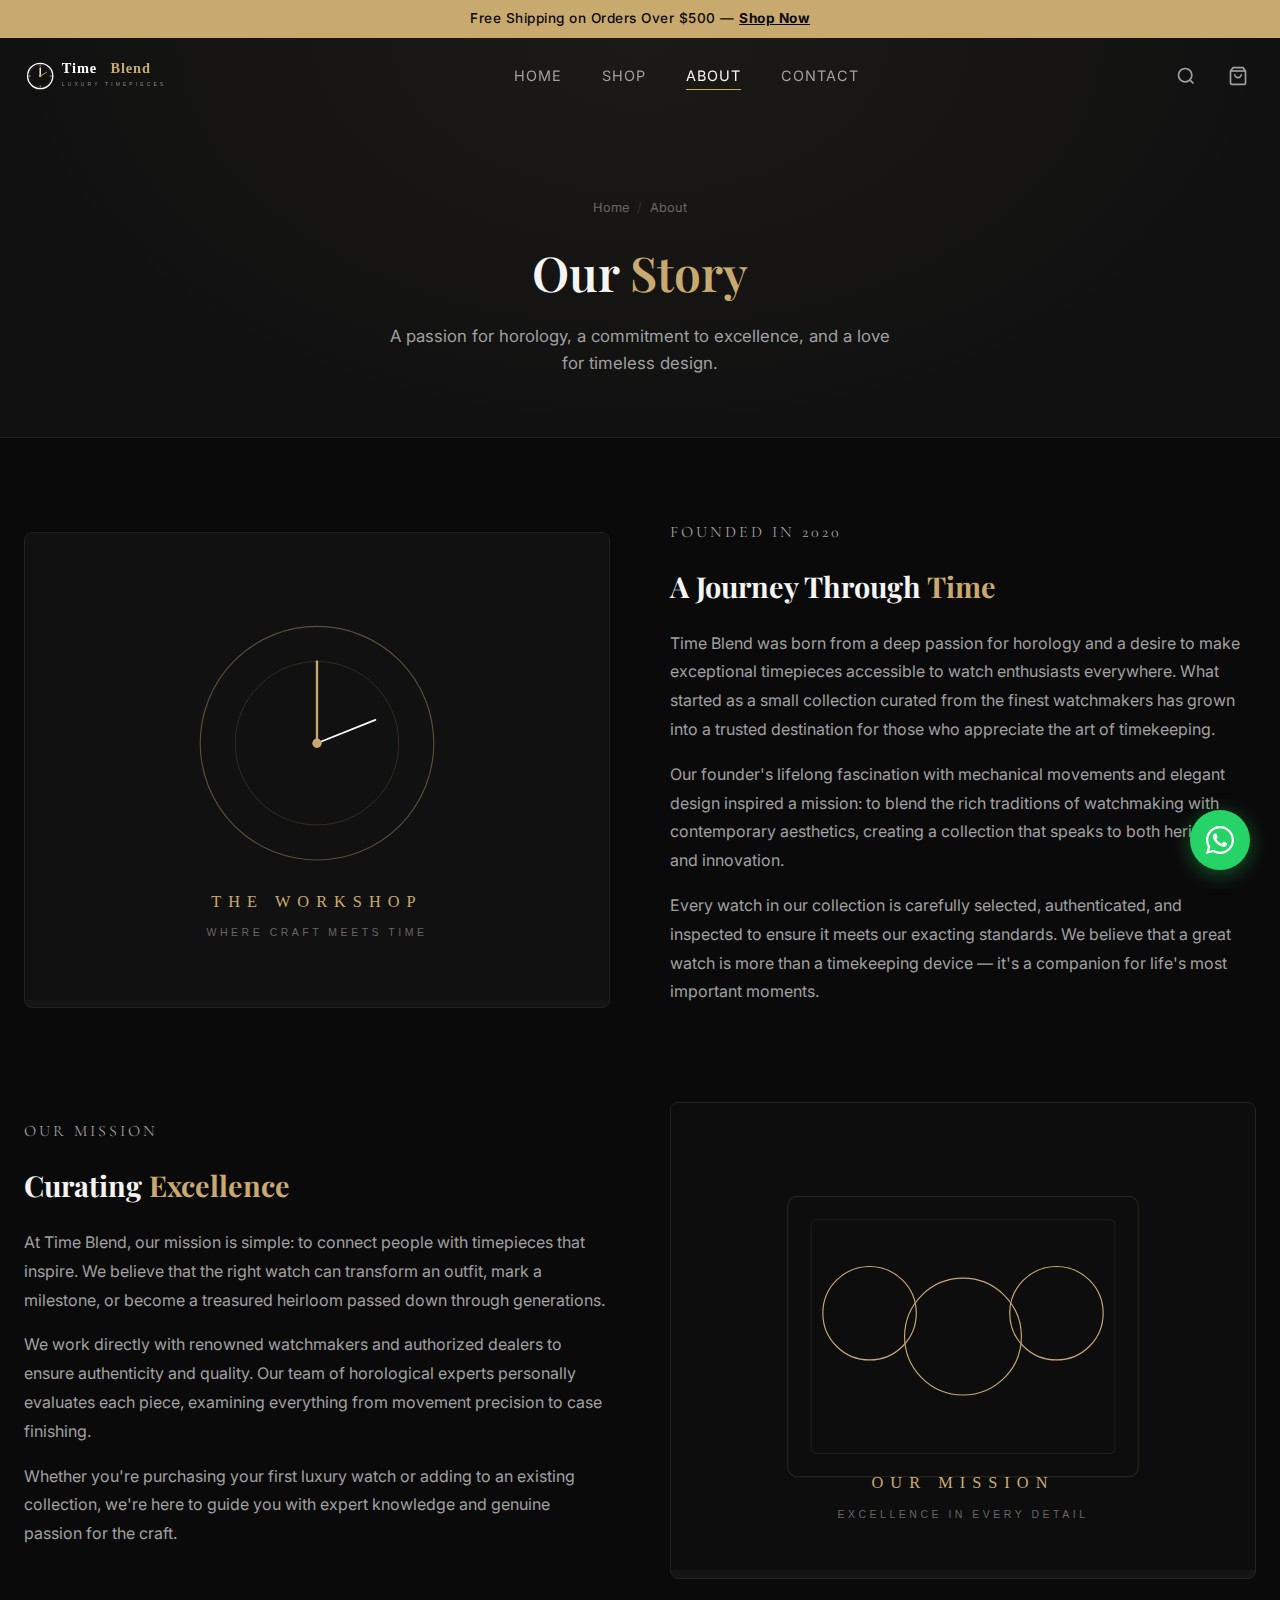
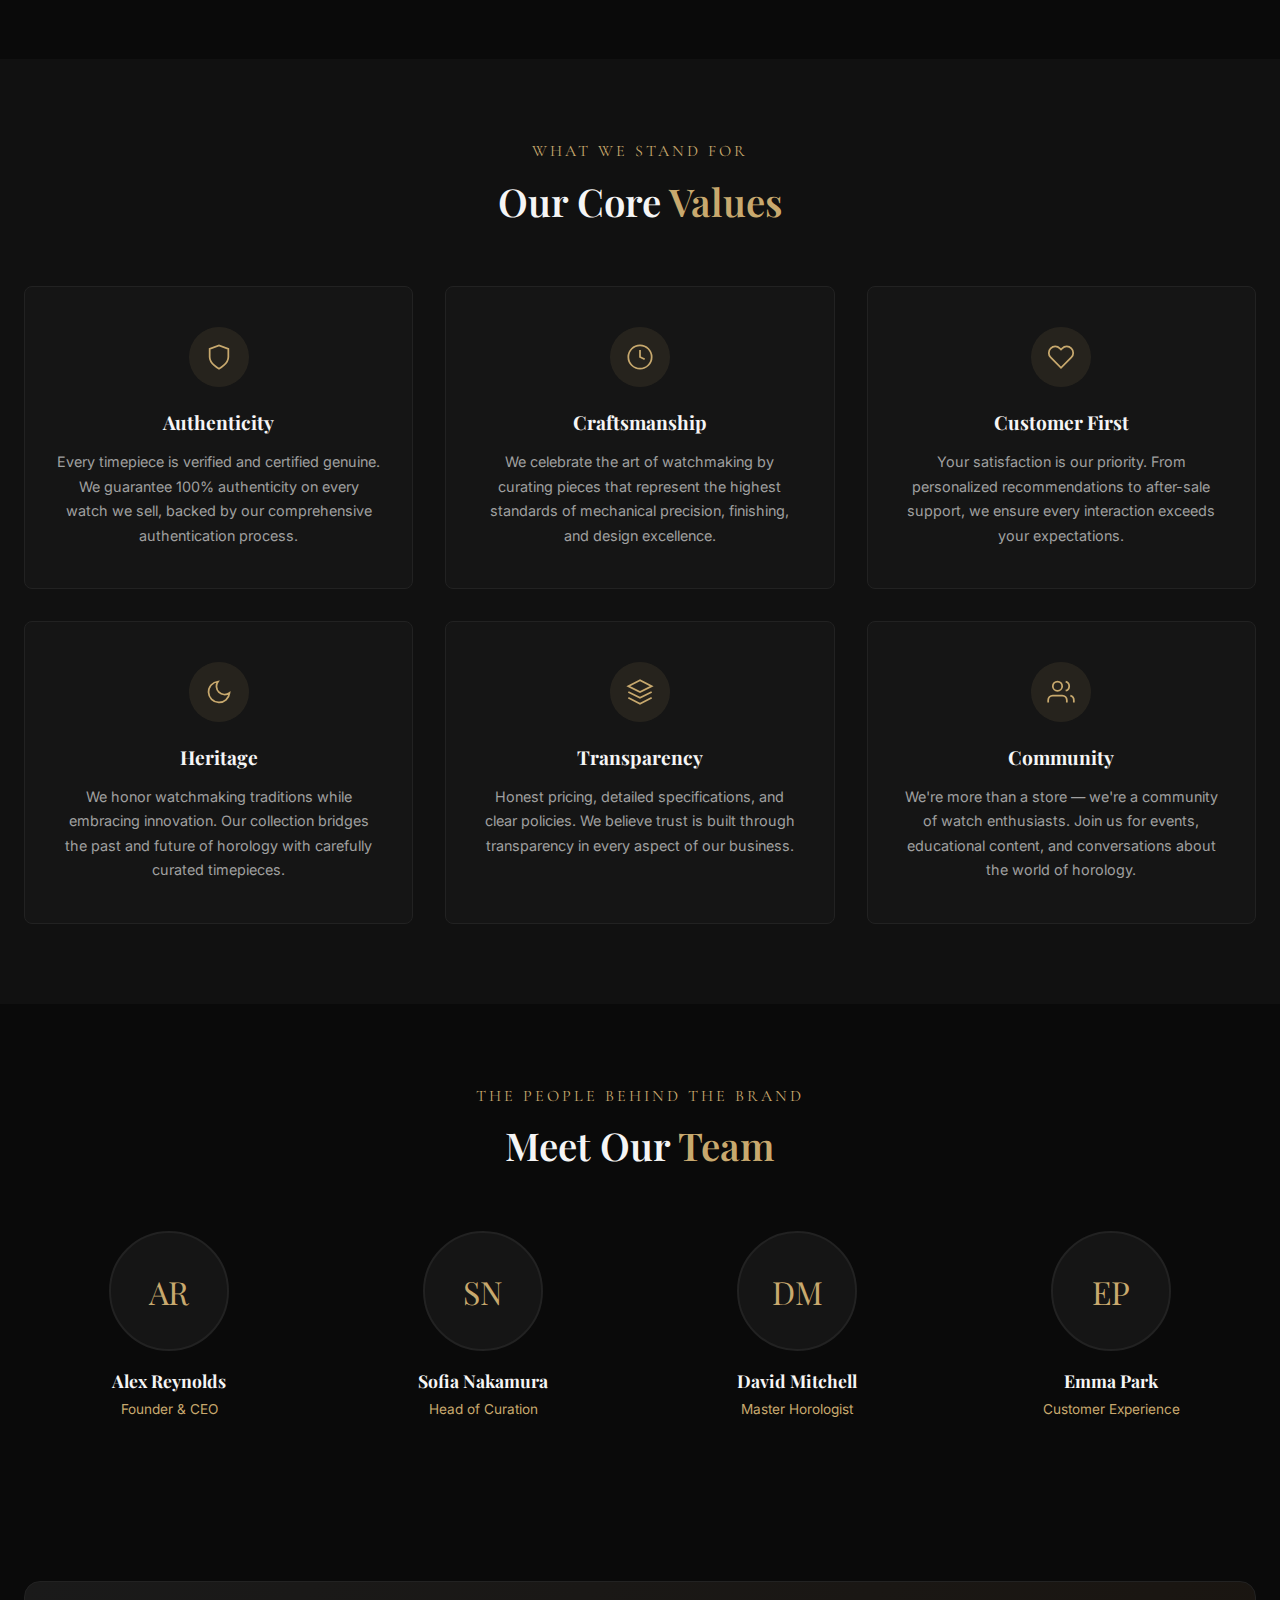
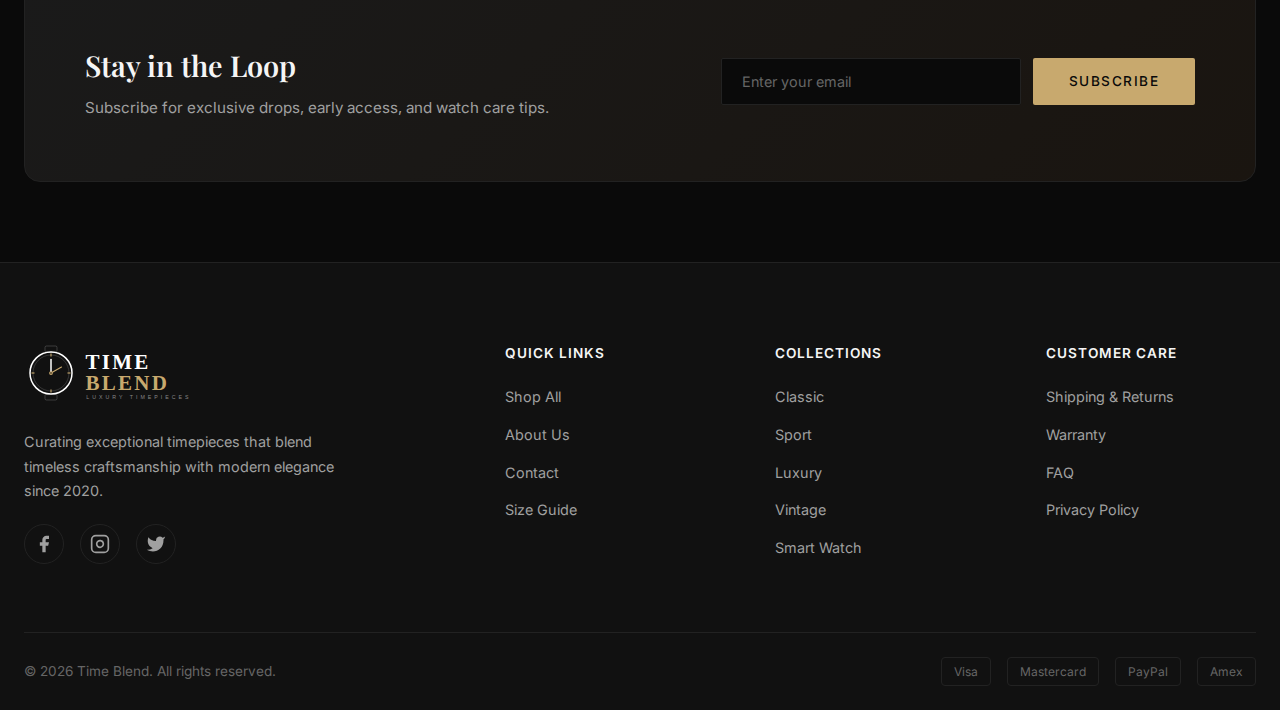
<file: about.html>
<!DOCTYPE html>
<html lang="en">
<head>
    <meta charset="UTF-8">
    <meta name="viewport" content="width=device-width, initial-scale=1.0">
    <title>About Us - Time Blend</title>
    <meta name="description" content="Learn about Time Blend - our story, our values, and our passion for curating the finest luxury timepieces.">
    <link rel="preconnect" href="https://fonts.googleapis.com">
    <link rel="preconnect" href="https://fonts.gstatic.com" crossorigin>
    <link href="https://fonts.googleapis.com/css2?family=Playfair+Display:ital,wght@0,400;0,500;0,600;0,700;1,400&family=Inter:wght@300;400;500;600;700&family=Cormorant+Garamond:ital,wght@0,400;0,500;0,600;1,400&display=swap" rel="stylesheet">
    <link rel="icon" type="image/svg+xml" href="images/logo-nav.svg">
    <link rel="stylesheet" href="css/styles.css">
</head>
<body>
    <!-- Announcement Bar -->
    <div class="announcement-bar">
        <p>Free Shipping on Orders Over $500 &mdash; <a href="shop.html">Shop Now</a></p>
    </div>

    <!-- Navigation -->
    <header class="header" id="header">
        <nav class="nav container">
            <a href="index.html" class="nav__logo">
                <img src="images/logo-nav.svg" alt="Time Blend" class="nav__logo-img">
            </a>
            <ul class="nav__menu" id="navMenu">
                <li><a href="index.html" class="nav__link">Home</a></li>
                <li><a href="shop.html" class="nav__link">Shop</a></li>
                <li><a href="about.html" class="nav__link active">About</a></li>
                <li><a href="contact.html" class="nav__link">Contact</a></li>
            </ul>
            <div class="nav__actions">
                <button class="nav__action-btn search-toggle" aria-label="Search">
                    <svg width="20" height="20" viewBox="0 0 24 24" fill="none" stroke="currentColor" stroke-width="2"><circle cx="11" cy="11" r="8"/><path d="m21 21-4.35-4.35"/></svg>
                </button>
                <a href="cart.html" class="nav__action-btn cart-btn" aria-label="Cart">
                    <svg width="20" height="20" viewBox="0 0 24 24" fill="none" stroke="currentColor" stroke-width="2"><path d="M6 2 3 6v14a2 2 0 0 0 2 2h14a2 2 0 0 0 2-2V6l-3-4z"/><line x1="3" y1="6" x2="21" y2="6"/><path d="M16 10a4 4 0 0 1-8 0"/></svg>
                    <span class="cart-count" id="cartCount">0</span>
                </a>
                <button class="nav__toggle" id="navToggle" aria-label="Menu">
                    <span></span><span></span><span></span>
                </button>
            </div>
        </nav>
    </header>

    <!-- Search Overlay -->
    <div class="search-overlay" id="searchOverlay">
        <div class="search-overlay__inner">
            <button class="search-overlay__close" id="searchClose">&times;</button>
            <input type="text" class="search-overlay__input" placeholder="Search for watches..." id="searchInput">
        </div>
    </div>

    <!-- Page Header -->
    <section class="page-header">
        <div class="container">
            <div class="page-header__breadcrumb">
                <a href="index.html">Home</a>
                <span class="sep">/</span>
                <span>About</span>
            </div>
            <h1 class="page-header__title">Our <span class="text-accent">Story</span></h1>
            <p class="page-header__desc">A passion for horology, a commitment to excellence, and a love for timeless design.</p>
        </div>
    </section>

    <!-- Story Section -->
    <section class="about-story">
        <div class="container">
            <div class="about-story__grid">
                <div class="about-image-placeholder">
                    <svg viewBox="0 0 500 400" fill="none" xmlns="http://www.w3.org/2000/svg">
                        <rect width="500" height="400" fill="#111"/>
                        <circle cx="250" cy="180" r="100" fill="none" stroke="#c8a96e" stroke-width="1" opacity="0.4"/>
                        <circle cx="250" cy="180" r="70" fill="none" stroke="#c8a96e" stroke-width="0.5" opacity="0.3"/>
                        <line x1="250" y1="180" x2="250" y2="110" stroke="#c8a96e" stroke-width="2" stroke-linecap="round"/>
                        <line x1="250" y1="180" x2="300" y2="160" stroke="#fff" stroke-width="1.5" stroke-linecap="round"/>
                        <circle cx="250" cy="180" r="4" fill="#c8a96e"/>
                        <text x="250" y="320" text-anchor="middle" fill="#c8a96e" font-size="14" font-family="serif" letter-spacing="6">THE WORKSHOP</text>
                        <text x="250" y="345" text-anchor="middle" fill="#666" font-size="9" font-family="sans-serif" letter-spacing="3">WHERE CRAFT MEETS TIME</text>
                    </svg>
                </div>
                <div class="about-story__content">
                    <p class="section__subtitle">Founded in 2020</p>
                    <h3>A Journey Through <span class="text-accent">Time</span></h3>
                    <p>Time Blend was born from a deep passion for horology and a desire to make exceptional timepieces accessible to watch enthusiasts everywhere. What started as a small collection curated from the finest watchmakers has grown into a trusted destination for those who appreciate the art of timekeeping.</p>
                    <p>Our founder's lifelong fascination with mechanical movements and elegant design inspired a mission: to blend the rich traditions of watchmaking with contemporary aesthetics, creating a collection that speaks to both heritage and innovation.</p>
                    <p>Every watch in our collection is carefully selected, authenticated, and inspected to ensure it meets our exacting standards. We believe that a great watch is more than a timekeeping device &mdash; it's a companion for life's most important moments.</p>
                </div>
            </div>
        </div>
    </section>

    <!-- Mission Section -->
    <section class="about-story" style="padding-top: 0;">
        <div class="container">
            <div class="about-story__grid" style="direction: rtl;">
                <div class="about-image-placeholder" style="direction: ltr;">
                    <svg viewBox="0 0 500 400" fill="none" xmlns="http://www.w3.org/2000/svg">
                        <rect width="500" height="400" fill="#0d0d0d"/>
                        <rect x="100" y="80" width="300" height="240" rx="8" fill="none" stroke="#c8a96e" stroke-width="0.5" opacity="0.3"/>
                        <rect x="120" y="100" width="260" height="200" rx="4" fill="none" stroke="#c8a96e" stroke-width="0.5" opacity="0.2"/>
                        <circle cx="170" cy="180" r="40" fill="none" stroke="#c8a96e" stroke-width="1"/>
                        <circle cx="250" cy="200" r="50" fill="none" stroke="#c8a96e" stroke-width="1"/>
                        <circle cx="330" cy="180" r="40" fill="none" stroke="#c8a96e" stroke-width="1"/>
                        <text x="250" y="330" text-anchor="middle" fill="#c8a96e" font-size="14" font-family="serif" letter-spacing="6">OUR MISSION</text>
                        <text x="250" y="355" text-anchor="middle" fill="#666" font-size="9" font-family="sans-serif" letter-spacing="3">EXCELLENCE IN EVERY DETAIL</text>
                    </svg>
                </div>
                <div class="about-story__content" style="direction: ltr;">
                    <p class="section__subtitle">Our Mission</p>
                    <h3>Curating <span class="text-accent">Excellence</span></h3>
                    <p>At Time Blend, our mission is simple: to connect people with timepieces that inspire. We believe that the right watch can transform an outfit, mark a milestone, or become a treasured heirloom passed down through generations.</p>
                    <p>We work directly with renowned watchmakers and authorized dealers to ensure authenticity and quality. Our team of horological experts personally evaluates each piece, examining everything from movement precision to case finishing.</p>
                    <p>Whether you're purchasing your first luxury watch or adding to an existing collection, we're here to guide you with expert knowledge and genuine passion for the craft.</p>
                </div>
            </div>
        </div>
    </section>

    <!-- Values -->
    <section class="values-section">
        <div class="container">
            <div class="section__header">
                <p class="section__subtitle">What We Stand For</p>
                <h2 class="section__title">Our Core <span class="text-accent">Values</span></h2>
            </div>
            <div class="values-grid">
                <div class="value-card">
                    <div class="value-card__icon">
                        <svg width="28" height="28" viewBox="0 0 24 24" fill="none" stroke="#c8a96e" stroke-width="1.5"><path d="M12 22s8-4 8-10V5l-8-3-8 3v7c0 6 8 10 8 10z"/></svg>
                    </div>
                    <h3 class="value-card__title">Authenticity</h3>
                    <p class="value-card__text">Every timepiece is verified and certified genuine. We guarantee 100% authenticity on every watch we sell, backed by our comprehensive authentication process.</p>
                </div>
                <div class="value-card">
                    <div class="value-card__icon">
                        <svg width="28" height="28" viewBox="0 0 24 24" fill="none" stroke="#c8a96e" stroke-width="1.5"><circle cx="12" cy="12" r="10"/><path d="M12 6v6l4 2"/></svg>
                    </div>
                    <h3 class="value-card__title">Craftsmanship</h3>
                    <p class="value-card__text">We celebrate the art of watchmaking by curating pieces that represent the highest standards of mechanical precision, finishing, and design excellence.</p>
                </div>
                <div class="value-card">
                    <div class="value-card__icon">
                        <svg width="28" height="28" viewBox="0 0 24 24" fill="none" stroke="#c8a96e" stroke-width="1.5"><path d="M20.84 4.61a5.5 5.5 0 0 0-7.78 0L12 5.67l-1.06-1.06a5.5 5.5 0 0 0-7.78 7.78l1.06 1.06L12 21.23l7.78-7.78 1.06-1.06a5.5 5.5 0 0 0 0-7.78z"/></svg>
                    </div>
                    <h3 class="value-card__title">Customer First</h3>
                    <p class="value-card__text">Your satisfaction is our priority. From personalized recommendations to after-sale support, we ensure every interaction exceeds your expectations.</p>
                </div>
                <div class="value-card">
                    <div class="value-card__icon">
                        <svg width="28" height="28" viewBox="0 0 24 24" fill="none" stroke="#c8a96e" stroke-width="1.5"><path d="M21 12.79A9 9 0 1 1 11.21 3 7 7 0 0 0 21 12.79z"/></svg>
                    </div>
                    <h3 class="value-card__title">Heritage</h3>
                    <p class="value-card__text">We honor watchmaking traditions while embracing innovation. Our collection bridges the past and future of horology with carefully curated timepieces.</p>
                </div>
                <div class="value-card">
                    <div class="value-card__icon">
                        <svg width="28" height="28" viewBox="0 0 24 24" fill="none" stroke="#c8a96e" stroke-width="1.5"><path d="M12 2L2 7l10 5 10-5-10-5z"/><path d="M2 17l10 5 10-5"/><path d="M2 12l10 5 10-5"/></svg>
                    </div>
                    <h3 class="value-card__title">Transparency</h3>
                    <p class="value-card__text">Honest pricing, detailed specifications, and clear policies. We believe trust is built through transparency in every aspect of our business.</p>
                </div>
                <div class="value-card">
                    <div class="value-card__icon">
                        <svg width="28" height="28" viewBox="0 0 24 24" fill="none" stroke="#c8a96e" stroke-width="1.5"><path d="M17 21v-2a4 4 0 0 0-4-4H5a4 4 0 0 0-4 4v2"/><circle cx="9" cy="7" r="4"/><path d="M23 21v-2a4 4 0 0 0-3-3.87"/><path d="M16 3.13a4 4 0 0 1 0 7.75"/></svg>
                    </div>
                    <h3 class="value-card__title">Community</h3>
                    <p class="value-card__text">We're more than a store &mdash; we're a community of watch enthusiasts. Join us for events, educational content, and conversations about the world of horology.</p>
                </div>
            </div>
        </div>
    </section>

    <!-- Team -->
    <section class="team-section">
        <div class="container">
            <div class="section__header">
                <p class="section__subtitle">The People Behind the Brand</p>
                <h2 class="section__title">Meet Our <span class="text-accent">Team</span></h2>
            </div>
            <div class="team-grid">
                <div class="team-card">
                    <div class="team-card__avatar">AR</div>
                    <h4 class="team-card__name">Alex Reynolds</h4>
                    <p class="team-card__role">Founder & CEO</p>
                </div>
                <div class="team-card">
                    <div class="team-card__avatar">SN</div>
                    <h4 class="team-card__name">Sofia Nakamura</h4>
                    <p class="team-card__role">Head of Curation</p>
                </div>
                <div class="team-card">
                    <div class="team-card__avatar">DM</div>
                    <h4 class="team-card__name">David Mitchell</h4>
                    <p class="team-card__role">Master Horologist</p>
                </div>
                <div class="team-card">
                    <div class="team-card__avatar">EP</div>
                    <h4 class="team-card__name">Emma Park</h4>
                    <p class="team-card__role">Customer Experience</p>
                </div>
            </div>
        </div>
    </section>

    <!-- Newsletter -->
    <section class="newsletter">
        <div class="container">
            <div class="newsletter__inner">
                <div class="newsletter__content">
                    <h2 class="newsletter__title">Stay in the Loop</h2>
                    <p class="newsletter__text">Subscribe for exclusive drops, early access, and watch care tips.</p>
                </div>
                <form class="newsletter__form" id="newsletterForm">
                    <input type="email" placeholder="Enter your email" required class="newsletter__input">
                    <button type="submit" class="btn btn--primary">Subscribe</button>
                </form>
            </div>
        </div>
    </section>

    <!-- Footer -->
    <footer class="footer">
        <div class="container">
            <div class="footer__grid">
                <div class="footer__brand">
                    <a href="index.html" class="nav__logo footer__logo">
                        <img src="images/logo.svg" alt="Time Blend" class="footer__logo-img">
                    </a>
                    <p class="footer__tagline">Curating exceptional timepieces that blend timeless craftsmanship with modern elegance since 2020.</p>
                    <div class="footer__social">
                        <a href="#" aria-label="Facebook"><svg width="20" height="20" viewBox="0 0 24 24" fill="currentColor"><path d="M18 2h-3a5 5 0 0 0-5 5v3H7v4h3v8h4v-8h3l1-4h-4V7a1 1 0 0 1 1-1h3z"/></svg></a>
                        <a href="#" aria-label="Instagram"><svg width="20" height="20" viewBox="0 0 24 24" fill="none" stroke="currentColor" stroke-width="2"><rect x="2" y="2" width="20" height="20" rx="5"/><path d="M16 11.37A4 4 0 1 1 12.63 8 4 4 0 0 1 16 11.37z"/><line x1="17.5" y1="6.5" x2="17.51" y2="6.5"/></svg></a>
                        <a href="#" aria-label="Twitter"><svg width="20" height="20" viewBox="0 0 24 24" fill="currentColor"><path d="M23 3a10.9 10.9 0 0 1-3.14 1.53 4.48 4.48 0 0 0-7.86 3v1A10.66 10.66 0 0 1 3 4s-4 9 5 13a11.64 11.64 0 0 1-7 2c9 5 20 0 20-11.5a4.5 4.5 0 0 0-.08-.83A7.72 7.72 0 0 0 23 3z"/></svg></a>
                    </div>
                </div>
                <div class="footer__links">
                    <h4>Quick Links</h4>
                    <ul>
                        <li><a href="shop.html">Shop All</a></li>
                        <li><a href="about.html">About Us</a></li>
                        <li><a href="contact.html">Contact</a></li>
                        <li><a href="#">Size Guide</a></li>
                    </ul>
                </div>
                <div class="footer__links">
                    <h4>Collections</h4>
                    <ul>
                        <li><a href="shop.html?collection=classic">Classic</a></li>
                        <li><a href="shop.html?collection=sport">Sport</a></li>
                        <li><a href="shop.html?collection=luxury">Luxury</a></li>
                        <li><a href="shop.html?collection=vintage">Vintage</a></li>
                        <li><a href="shop.html?collection=smartwatch">Smart Watch</a></li>
                    </ul>
                </div>
                <div class="footer__links">
                    <h4>Customer Care</h4>
                    <ul>
                        <li><a href="#">Shipping & Returns</a></li>
                        <li><a href="#">Warranty</a></li>
                        <li><a href="#">FAQ</a></li>
                        <li><a href="#">Privacy Policy</a></li>
                    </ul>
                </div>
            </div>
            <div class="footer__bottom">
                <p>&copy; 2026 Time Blend. All rights reserved.</p>
                <div class="footer__payments">
                    <span>Visa</span>
                    <span>Mastercard</span>
                    <span>PayPal</span>
                    <span>Amex</span>
                </div>
            </div>
        </div>
    </footer>

    <!-- Toast Notification -->
    <div class="toast" id="toast">
        <span class="toast__message" id="toastMessage"></span>
    </div>

    <!-- WhatsApp Button -->
    <a href="https://wa.me/8801869745376?text=Hello%20Time%20Blend!%20I%27m%20interested%20in%20your%20watches." class="whatsapp-btn" target="_blank" rel="noopener" aria-label="Chat on WhatsApp">
        <svg viewBox="0 0 32 32" fill="#fff" width="28" height="28"><path d="M16.004 0C7.165 0 .003 7.16.003 15.997c0 2.82.737 5.573 2.138 7.998L.012 32l8.23-2.157A15.95 15.95 0 0 0 16.004 32C24.84 32 32 24.838 32 15.997 32 7.16 24.84 0 16.004 0zm0 29.393a13.36 13.36 0 0 1-6.81-1.865l-.488-.29-5.065 1.328 1.35-4.934-.317-.505A13.34 13.34 0 0 1 2.61 15.997c0-7.39 6.01-13.4 13.394-13.4 7.387 0 13.398 6.01 13.398 13.4 0 7.392-6.01 13.396-13.398 13.396zm7.346-10.03c-.402-.202-2.38-1.175-2.75-1.31-.37-.132-.64-.2-.91.202-.268.4-1.04 1.31-1.276 1.578-.235.27-.47.302-.872.1-.402-.2-1.698-.625-3.234-1.994-1.195-1.065-2-2.38-2.236-2.782-.235-.402-.025-.62.177-.82.18-.18.402-.47.603-.703.2-.235.268-.402.402-.67.134-.268.067-.503-.034-.703-.1-.2-.91-2.194-1.247-3.004-.328-.79-.66-.683-.91-.696l-.774-.013c-.268 0-.704.1-1.073.503-.37.4-1.41 1.375-1.41 3.354 0 1.98 1.444 3.892 1.645 4.16.2.27 2.84 4.332 6.88 6.076.962.415 1.712.663 2.298.848.965.307 1.843.264 2.537.16.774-.115 2.38-.973 2.717-1.912.335-.94.335-1.745.235-1.912-.1-.168-.37-.268-.774-.47z"/></svg>
        <span class="whatsapp-btn__tooltip">Chat with us</span>
    </a>

    <script src="js/main.js"></script>
</body>
</html>
</file>
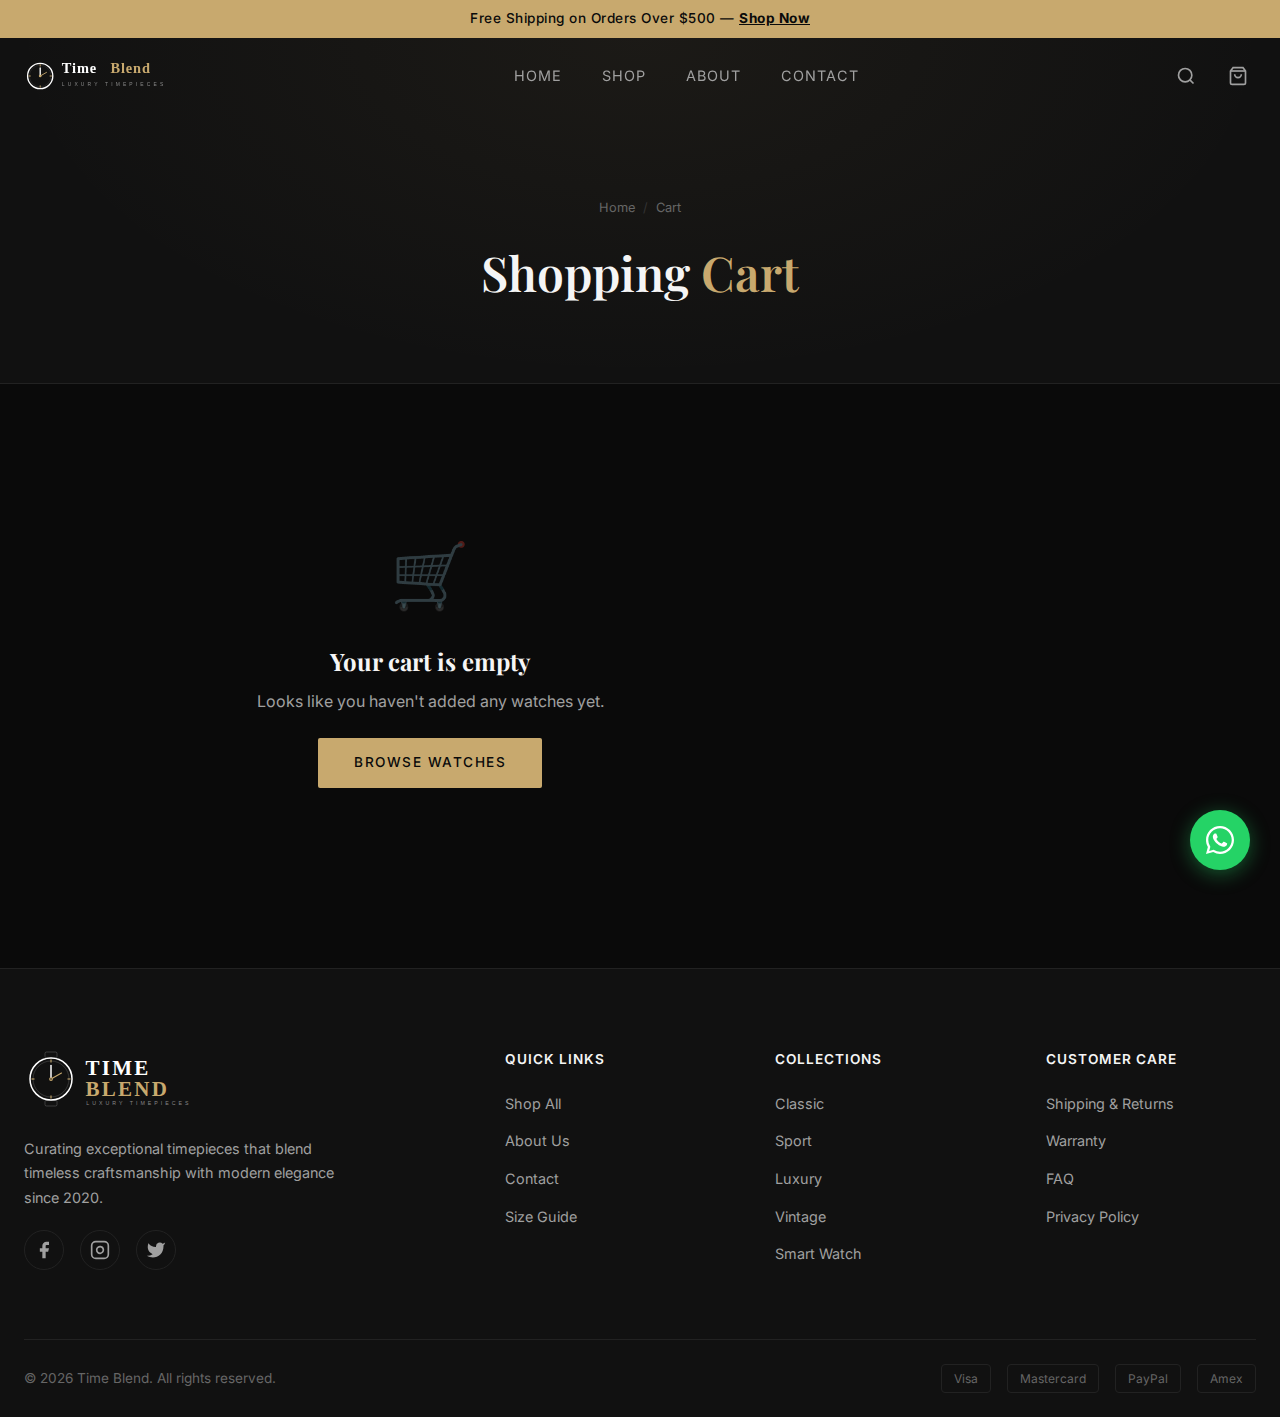
<file: cart.html>
<!DOCTYPE html>
<html lang="en">
<head>
    <meta charset="UTF-8">
    <meta name="viewport" content="width=device-width, initial-scale=1.0">
    <title>Shopping Cart - Time Blend</title>
    <meta name="description" content="Review your shopping cart and proceed to checkout at Time Blend.">
    <link rel="preconnect" href="https://fonts.googleapis.com">
    <link rel="preconnect" href="https://fonts.gstatic.com" crossorigin>
    <link href="https://fonts.googleapis.com/css2?family=Playfair+Display:ital,wght@0,400;0,500;0,600;0,700;1,400&family=Inter:wght@300;400;500;600;700&family=Cormorant+Garamond:ital,wght@0,400;0,500;0,600;1,400&display=swap" rel="stylesheet">
    <link rel="icon" type="image/svg+xml" href="images/logo-nav.svg">
    <link rel="stylesheet" href="css/styles.css">
</head>
<body>
    <!-- Announcement Bar -->
    <div class="announcement-bar">
        <p>Free Shipping on Orders Over $500 &mdash; <a href="shop.html">Shop Now</a></p>
    </div>

    <!-- Navigation -->
    <header class="header" id="header">
        <nav class="nav container">
            <a href="index.html" class="nav__logo">
                <img src="images/logo-nav.svg" alt="Time Blend" class="nav__logo-img">
            </a>
            <ul class="nav__menu" id="navMenu">
                <li><a href="index.html" class="nav__link">Home</a></li>
                <li><a href="shop.html" class="nav__link">Shop</a></li>
                <li><a href="about.html" class="nav__link">About</a></li>
                <li><a href="contact.html" class="nav__link">Contact</a></li>
            </ul>
            <div class="nav__actions">
                <button class="nav__action-btn search-toggle" aria-label="Search">
                    <svg width="20" height="20" viewBox="0 0 24 24" fill="none" stroke="currentColor" stroke-width="2"><circle cx="11" cy="11" r="8"/><path d="m21 21-4.35-4.35"/></svg>
                </button>
                <a href="cart.html" class="nav__action-btn cart-btn" aria-label="Cart">
                    <svg width="20" height="20" viewBox="0 0 24 24" fill="none" stroke="currentColor" stroke-width="2"><path d="M6 2 3 6v14a2 2 0 0 0 2 2h14a2 2 0 0 0 2-2V6l-3-4z"/><line x1="3" y1="6" x2="21" y2="6"/><path d="M16 10a4 4 0 0 1-8 0"/></svg>
                    <span class="cart-count" id="cartCount">0</span>
                </a>
                <button class="nav__toggle" id="navToggle" aria-label="Menu">
                    <span></span><span></span><span></span>
                </button>
            </div>
        </nav>
    </header>

    <!-- Search Overlay -->
    <div class="search-overlay" id="searchOverlay">
        <div class="search-overlay__inner">
            <button class="search-overlay__close" id="searchClose">&times;</button>
            <input type="text" class="search-overlay__input" placeholder="Search for watches..." id="searchInput">
        </div>
    </div>

    <!-- Page Header -->
    <section class="page-header">
        <div class="container">
            <div class="page-header__breadcrumb">
                <a href="index.html">Home</a>
                <span class="sep">/</span>
                <span>Cart</span>
            </div>
            <h1 class="page-header__title">Shopping <span class="text-accent">Cart</span></h1>
        </div>
    </section>

    <!-- Cart Section -->
    <section class="cart-section">
        <div class="container">
            <div class="cart-layout">
                <div class="cart-items" id="cartItems">
                    <!-- Rendered by JS -->
                </div>
                <div class="cart-summary">
                    <h3 class="cart-summary__title">Order Summary</h3>
                    <div class="cart-summary__row">
                        <span class="label">Subtotal</span>
                        <span id="cartSubtotal">$0</span>
                    </div>
                    <div class="cart-summary__row">
                        <span class="label">Shipping</span>
                        <span id="cartShipping">Free</span>
                    </div>
                    <div class="cart-summary__row">
                        <span class="label">Tax</span>
                        <span>Calculated at checkout</span>
                    </div>
                    <div class="cart-summary__total">
                        <span>Total</span>
                        <span class="price" id="cartTotal">$0</span>
                    </div>
                    <button class="btn btn--primary" id="checkoutBtn">Proceed to Checkout</button>
                    <div class="cart-summary__promo">
                        <input type="text" placeholder="Promo code">
                        <button class="btn btn--dark btn--small">Apply</button>
                    </div>
                    <a href="shop.html" style="display: block; text-align: center; margin-top: 16px; font-size: 0.85rem; color: var(--text-secondary);">Continue Shopping &rarr;</a>
                </div>
            </div>
        </div>
    </section>

    <!-- Footer -->
    <footer class="footer">
        <div class="container">
            <div class="footer__grid">
                <div class="footer__brand">
                    <a href="index.html" class="nav__logo footer__logo">
                        <img src="images/logo.svg" alt="Time Blend" class="footer__logo-img">
                    </a>
                    <p class="footer__tagline">Curating exceptional timepieces that blend timeless craftsmanship with modern elegance since 2020.</p>
                    <div class="footer__social">
                        <a href="#" aria-label="Facebook"><svg width="20" height="20" viewBox="0 0 24 24" fill="currentColor"><path d="M18 2h-3a5 5 0 0 0-5 5v3H7v4h3v8h4v-8h3l1-4h-4V7a1 1 0 0 1 1-1h3z"/></svg></a>
                        <a href="#" aria-label="Instagram"><svg width="20" height="20" viewBox="0 0 24 24" fill="none" stroke="currentColor" stroke-width="2"><rect x="2" y="2" width="20" height="20" rx="5"/><path d="M16 11.37A4 4 0 1 1 12.63 8 4 4 0 0 1 16 11.37z"/><line x1="17.5" y1="6.5" x2="17.51" y2="6.5"/></svg></a>
                        <a href="#" aria-label="Twitter"><svg width="20" height="20" viewBox="0 0 24 24" fill="currentColor"><path d="M23 3a10.9 10.9 0 0 1-3.14 1.53 4.48 4.48 0 0 0-7.86 3v1A10.66 10.66 0 0 1 3 4s-4 9 5 13a11.64 11.64 0 0 1-7 2c9 5 20 0 20-11.5a4.5 4.5 0 0 0-.08-.83A7.72 7.72 0 0 0 23 3z"/></svg></a>
                    </div>
                </div>
                <div class="footer__links">
                    <h4>Quick Links</h4>
                    <ul>
                        <li><a href="shop.html">Shop All</a></li>
                        <li><a href="about.html">About Us</a></li>
                        <li><a href="contact.html">Contact</a></li>
                        <li><a href="#">Size Guide</a></li>
                    </ul>
                </div>
                <div class="footer__links">
                    <h4>Collections</h4>
                    <ul>
                        <li><a href="shop.html?collection=classic">Classic</a></li>
                        <li><a href="shop.html?collection=sport">Sport</a></li>
                        <li><a href="shop.html?collection=luxury">Luxury</a></li>
                        <li><a href="shop.html?collection=vintage">Vintage</a></li>
                        <li><a href="shop.html?collection=smartwatch">Smart Watch</a></li>
                    </ul>
                </div>
                <div class="footer__links">
                    <h4>Customer Care</h4>
                    <ul>
                        <li><a href="#">Shipping & Returns</a></li>
                        <li><a href="#">Warranty</a></li>
                        <li><a href="#">FAQ</a></li>
                        <li><a href="#">Privacy Policy</a></li>
                    </ul>
                </div>
            </div>
            <div class="footer__bottom">
                <p>&copy; 2026 Time Blend. All rights reserved.</p>
                <div class="footer__payments">
                    <span>Visa</span>
                    <span>Mastercard</span>
                    <span>PayPal</span>
                    <span>Amex</span>
                </div>
            </div>
        </div>
    </footer>

    <!-- Toast Notification -->
    <div class="toast" id="toast">
        <span class="toast__message" id="toastMessage"></span>
    </div>

    <!-- WhatsApp Button -->
    <a href="https://wa.me/8801869745376?text=Hello%20Time%20Blend!%20I%27m%20interested%20in%20your%20watches." class="whatsapp-btn" target="_blank" rel="noopener" aria-label="Chat on WhatsApp">
        <svg viewBox="0 0 32 32" fill="#fff" width="28" height="28"><path d="M16.004 0C7.165 0 .003 7.16.003 15.997c0 2.82.737 5.573 2.138 7.998L.012 32l8.23-2.157A15.95 15.95 0 0 0 16.004 32C24.84 32 32 24.838 32 15.997 32 7.16 24.84 0 16.004 0zm0 29.393a13.36 13.36 0 0 1-6.81-1.865l-.488-.29-5.065 1.328 1.35-4.934-.317-.505A13.34 13.34 0 0 1 2.61 15.997c0-7.39 6.01-13.4 13.394-13.4 7.387 0 13.398 6.01 13.398 13.4 0 7.392-6.01 13.396-13.398 13.396zm7.346-10.03c-.402-.202-2.38-1.175-2.75-1.31-.37-.132-.64-.2-.91.202-.268.4-1.04 1.31-1.276 1.578-.235.27-.47.302-.872.1-.402-.2-1.698-.625-3.234-1.994-1.195-1.065-2-2.38-2.236-2.782-.235-.402-.025-.62.177-.82.18-.18.402-.47.603-.703.2-.235.268-.402.402-.67.134-.268.067-.503-.034-.703-.1-.2-.91-2.194-1.247-3.004-.328-.79-.66-.683-.91-.696l-.774-.013c-.268 0-.704.1-1.073.503-.37.4-1.41 1.375-1.41 3.354 0 1.98 1.444 3.892 1.645 4.16.2.27 2.84 4.332 6.88 6.076.962.415 1.712.663 2.298.848.965.307 1.843.264 2.537.16.774-.115 2.38-.973 2.717-1.912.335-.94.335-1.745.235-1.912-.1-.168-.37-.268-.774-.47z"/></svg>
        <span class="whatsapp-btn__tooltip">Chat with us</span>
    </a>

    <script src="js/main.js"></script>
</body>
</html>
</file>
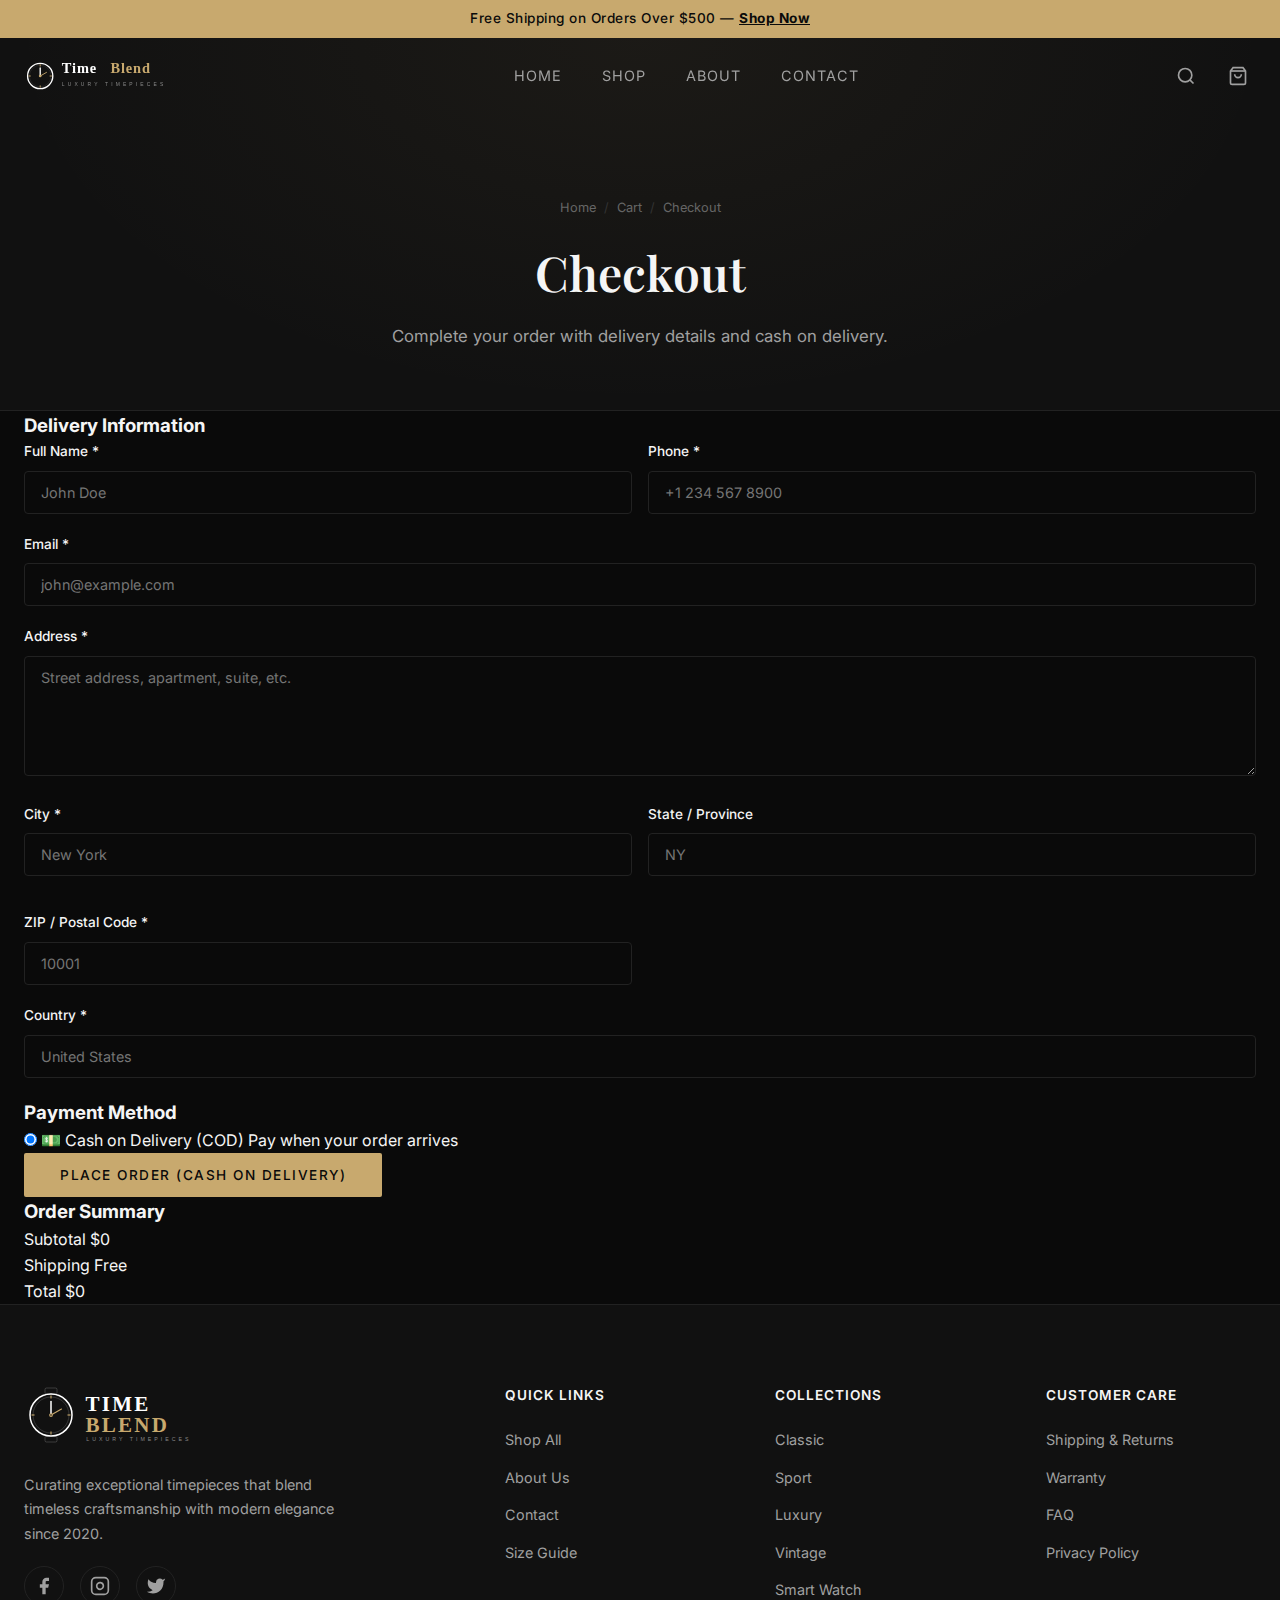
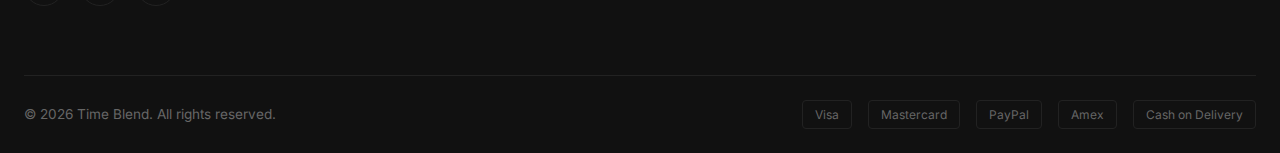
<file: checkout.html>
<!DOCTYPE html>
<html lang="en">
<head>
    <meta charset="UTF-8">
    <meta name="viewport" content="width=device-width, initial-scale=1.0">
    <title>Checkout - Time Blend</title>
    <meta name="description" content="Complete your order with cash on delivery at Time Blend.">
    <link rel="preconnect" href="https://fonts.googleapis.com">
    <link rel="preconnect" href="https://fonts.gstatic.com" crossorigin>
    <link href="https://fonts.googleapis.com/css2?family=Playfair+Display:ital,wght@0,400;0,500;0,600;0,700;1,400&family=Inter:wght@300;400;500;600;700&family=Cormorant+Garamond:ital,wght@0,400;0,500;0,600;1,400&display=swap" rel="stylesheet">
    <link rel="icon" type="image/svg+xml" href="images/logo-nav.svg">
    <link rel="stylesheet" href="css/styles.css">
</head>
<body>
    <!-- Announcement Bar -->
    <div class="announcement-bar">
        <p>Free Shipping on Orders Over $500 &mdash; <a href="shop.html">Shop Now</a></p>
    </div>

    <!-- Navigation -->
    <header class="header" id="header">
        <nav class="nav container">
            <a href="index.html" class="nav__logo">
                <img src="images/logo-nav.svg" alt="Time Blend" class="nav__logo-img">
            </a>
            <ul class="nav__menu" id="navMenu">
                <li><a href="index.html" class="nav__link">Home</a></li>
                <li><a href="shop.html" class="nav__link">Shop</a></li>
                <li><a href="about.html" class="nav__link">About</a></li>
                <li><a href="contact.html" class="nav__link">Contact</a></li>
            </ul>
            <div class="nav__actions">
                <button class="nav__action-btn search-toggle" aria-label="Search">
                    <svg width="20" height="20" viewBox="0 0 24 24" fill="none" stroke="currentColor" stroke-width="2"><circle cx="11" cy="11" r="8"/><path d="m21 21-4.35-4.35"/></svg>
                </button>
                <a href="cart.html" class="nav__action-btn cart-btn" aria-label="Cart">
                    <svg width="20" height="20" viewBox="0 0 24 24" fill="none" stroke="currentColor" stroke-width="2"><path d="M6 2 3 6v14a2 2 0 0 0 2 2h14a2 2 0 0 0 2-2V6l-3-4z"/><line x1="3" y1="6" x2="21" y2="6"/><path d="M16 10a4 4 0 0 1-8 0"/></svg>
                    <span class="cart-count" id="cartCount">0</span>
                </a>
                <button class="nav__toggle" id="navToggle" aria-label="Menu">
                    <span></span><span></span><span></span>
                </button>
            </div>
        </nav>
    </header>

    <!-- Search Overlay -->
    <div class="search-overlay" id="searchOverlay">
        <div class="search-overlay__inner">
            <button class="search-overlay__close" id="searchClose">&times;</button>
            <input type="text" class="search-overlay__input" placeholder="Search for watches..." id="searchInput">
        </div>
    </div>

    <!-- Page Header -->
    <section class="page-header">
        <div class="container">
            <div class="page-header__breadcrumb">
                <a href="index.html">Home</a>
                <span class="sep">/</span>
                <a href="cart.html">Cart</a>
                <span class="sep">/</span>
                <span>Checkout</span>
            </div>
            <h1 class="page-header__title">Checkout</h1>
            <p class="page-header__desc">Complete your order with delivery details and cash on delivery.</p>
        </div>
    </section>

    <!-- Checkout Section -->
    <section class="checkout-section">
        <div class="container">
            <div id="checkoutEmpty" class="checkout-empty" style="display: none;">
                <div class="checkout-empty__icon">🛒</div>
                <h3 class="checkout-empty__title">Your cart is empty</h3>
                <p class="checkout-empty__text">Add watches to your cart before checkout.</p>
                <a href="shop.html" class="btn btn--primary">Browse Watches</a>
            </div>

            <div id="checkoutContent" class="checkout-layout">
                <div class="checkout-form-wrapper">
                    <form id="checkoutForm" class="checkout-form">
                        <h3 class="checkout-form__title">Delivery Information</h3>
                        <div class="form-row">
                            <div class="form-group">
                                <label for="checkoutName">Full Name <span class="required">*</span></label>
                                <input type="text" id="checkoutName" name="name" placeholder="John Doe" required>
                            </div>
                            <div class="form-group">
                                <label for="checkoutPhone">Phone <span class="required">*</span></label>
                                <input type="tel" id="checkoutPhone" name="phone" placeholder="+1 234 567 8900" required>
                            </div>
                        </div>
                        <div class="form-group">
                            <label for="checkoutEmail">Email <span class="required">*</span></label>
                            <input type="email" id="checkoutEmail" name="email" placeholder="john@example.com" required>
                        </div>
                        <div class="form-group">
                            <label for="checkoutAddress">Address <span class="required">*</span></label>
                            <textarea id="checkoutAddress" name="address" rows="3" placeholder="Street address, apartment, suite, etc." required></textarea>
                        </div>
                        <div class="form-row form-row--3">
                            <div class="form-group">
                                <label for="checkoutCity">City <span class="required">*</span></label>
                                <input type="text" id="checkoutCity" name="city" placeholder="New York" required>
                            </div>
                            <div class="form-group">
                                <label for="checkoutState">State / Province</label>
                                <input type="text" id="checkoutState" name="state" placeholder="NY">
                            </div>
                            <div class="form-group">
                                <label for="checkoutZip">ZIP / Postal Code <span class="required">*</span></label>
                                <input type="text" id="checkoutZip" name="zip" placeholder="10001" required>
                            </div>
                        </div>
                        <div class="form-group">
                            <label for="checkoutCountry">Country <span class="required">*</span></label>
                            <input type="text" id="checkoutCountry" name="country" placeholder="United States" required>
                        </div>

                        <h3 class="checkout-form__title checkout-form__title--mt">Payment Method</h3>
                        <div class="payment-options">
                            <label class="payment-option payment-option--selected">
                                <input type="radio" name="payment" value="cod" checked>
                                <span class="payment-option__content">
                                    <span class="payment-option__icon">💵</span>
                                    <span class="payment-option__label">Cash on Delivery (COD)</span>
                                    <span class="payment-option__desc">Pay when your order arrives</span>
                                </span>
                            </label>
                        </div>

                        <button type="submit" class="btn btn--primary btn--block" id="placeOrderBtn">Place Order (Cash on Delivery)</button>
                    </form>
                </div>
                <div class="checkout-summary">
                    <h3 class="checkout-summary__title">Order Summary</h3>
                    <div id="checkoutOrderItems"></div>
                    <div class="checkout-summary__totals">
                        <div class="checkout-summary__row">
                            <span>Subtotal</span>
                            <span id="checkoutSubtotal">$0</span>
                        </div>
                        <div class="checkout-summary__row">
                            <span>Shipping</span>
                            <span id="checkoutShipping">Free</span>
                        </div>
                        <div class="checkout-summary__total">
                            <span>Total</span>
                            <span id="checkoutTotal">$0</span>
                        </div>
                    </div>
                </div>
            </div>
        </div>
    </section>

    <!-- Footer -->
    <footer class="footer">
        <div class="container">
            <div class="footer__grid">
                <div class="footer__brand">
                    <a href="index.html" class="nav__logo footer__logo">
                        <img src="images/logo.svg" alt="Time Blend" class="footer__logo-img">
                    </a>
                    <p class="footer__tagline">Curating exceptional timepieces that blend timeless craftsmanship with modern elegance since 2020.</p>
                    <div class="footer__social">
                        <a href="#" aria-label="Facebook"><svg width="20" height="20" viewBox="0 0 24 24" fill="currentColor"><path d="M18 2h-3a5 5 0 0 0-5 5v3H7v4h3v8h4v-8h3l1-4h-4V7a1 1 0 0 1 1-1h3z"/></svg></a>
                        <a href="#" aria-label="Instagram"><svg width="20" height="20" viewBox="0 0 24 24" fill="none" stroke="currentColor" stroke-width="2"><rect x="2" y="2" width="20" height="20" rx="5"/><path d="M16 11.37A4 4 0 1 1 12.63 8 4 4 0 0 1 16 11.37z"/><line x1="17.5" y1="6.5" x2="17.51" y2="6.5"/></svg></a>
                        <a href="#" aria-label="Twitter"><svg width="20" height="20" viewBox="0 0 24 24" fill="currentColor"><path d="M23 3a10.9 10.9 0 0 1-3.14 1.53 4.48 4.48 0 0 0-7.86 3v1A10.66 10.66 0 0 1 3 4s-4 9 5 13a11.64 11.64 0 0 1-7 2c9 5 20 0 20-11.5a4.5 4.5 0 0 0-.08-.83A7.72 7.72 0 0 0 23 3z"/></svg></a>
                    </div>
                </div>
                <div class="footer__links">
                    <h4>Quick Links</h4>
                    <ul>
                        <li><a href="shop.html">Shop All</a></li>
                        <li><a href="about.html">About Us</a></li>
                        <li><a href="contact.html">Contact</a></li>
                        <li><a href="#">Size Guide</a></li>
                    </ul>
                </div>
                <div class="footer__links">
                    <h4>Collections</h4>
                    <ul>
                        <li><a href="shop.html?collection=classic">Classic</a></li>
                        <li><a href="shop.html?collection=sport">Sport</a></li>
                        <li><a href="shop.html?collection=luxury">Luxury</a></li>
                        <li><a href="shop.html?collection=vintage">Vintage</a></li>
                        <li><a href="shop.html?collection=smartwatch">Smart Watch</a></li>
                    </ul>
                </div>
                <div class="footer__links">
                    <h4>Customer Care</h4>
                    <ul>
                        <li><a href="#">Shipping & Returns</a></li>
                        <li><a href="#">Warranty</a></li>
                        <li><a href="#">FAQ</a></li>
                        <li><a href="#">Privacy Policy</a></li>
                    </ul>
                </div>
            </div>
            <div class="footer__bottom">
                <p>&copy; 2026 Time Blend. All rights reserved.</p>
                <div class="footer__payments">
                    <span>Visa</span>
                    <span>Mastercard</span>
                    <span>PayPal</span>
                    <span>Amex</span>
                    <span>Cash on Delivery</span>
                </div>
            </div>
        </div>
    </footer>

    <!-- Toast Notification -->
    <div class="toast" id="toast">
        <span class="toast__message" id="toastMessage"></span>
    </div>

    <!-- Order Success Modal -->
    <div class="modal" id="orderSuccessModal">
        <div class="modal__overlay"></div>
        <div class="modal__content modal__content--compact">
            <div class="order-success">
                <div class="order-success__icon">✓</div>
                <h3 class="order-success__title">Order Placed!</h3>
                <p class="order-success__text">Thank you for your order. Pay with cash when your package arrives.</p>
                <a href="shop.html" class="btn btn--primary">Continue Shopping</a>
            </div>
        </div>
    </div>

    <script src="js/main.js"></script>
</body>
</html>
</file>
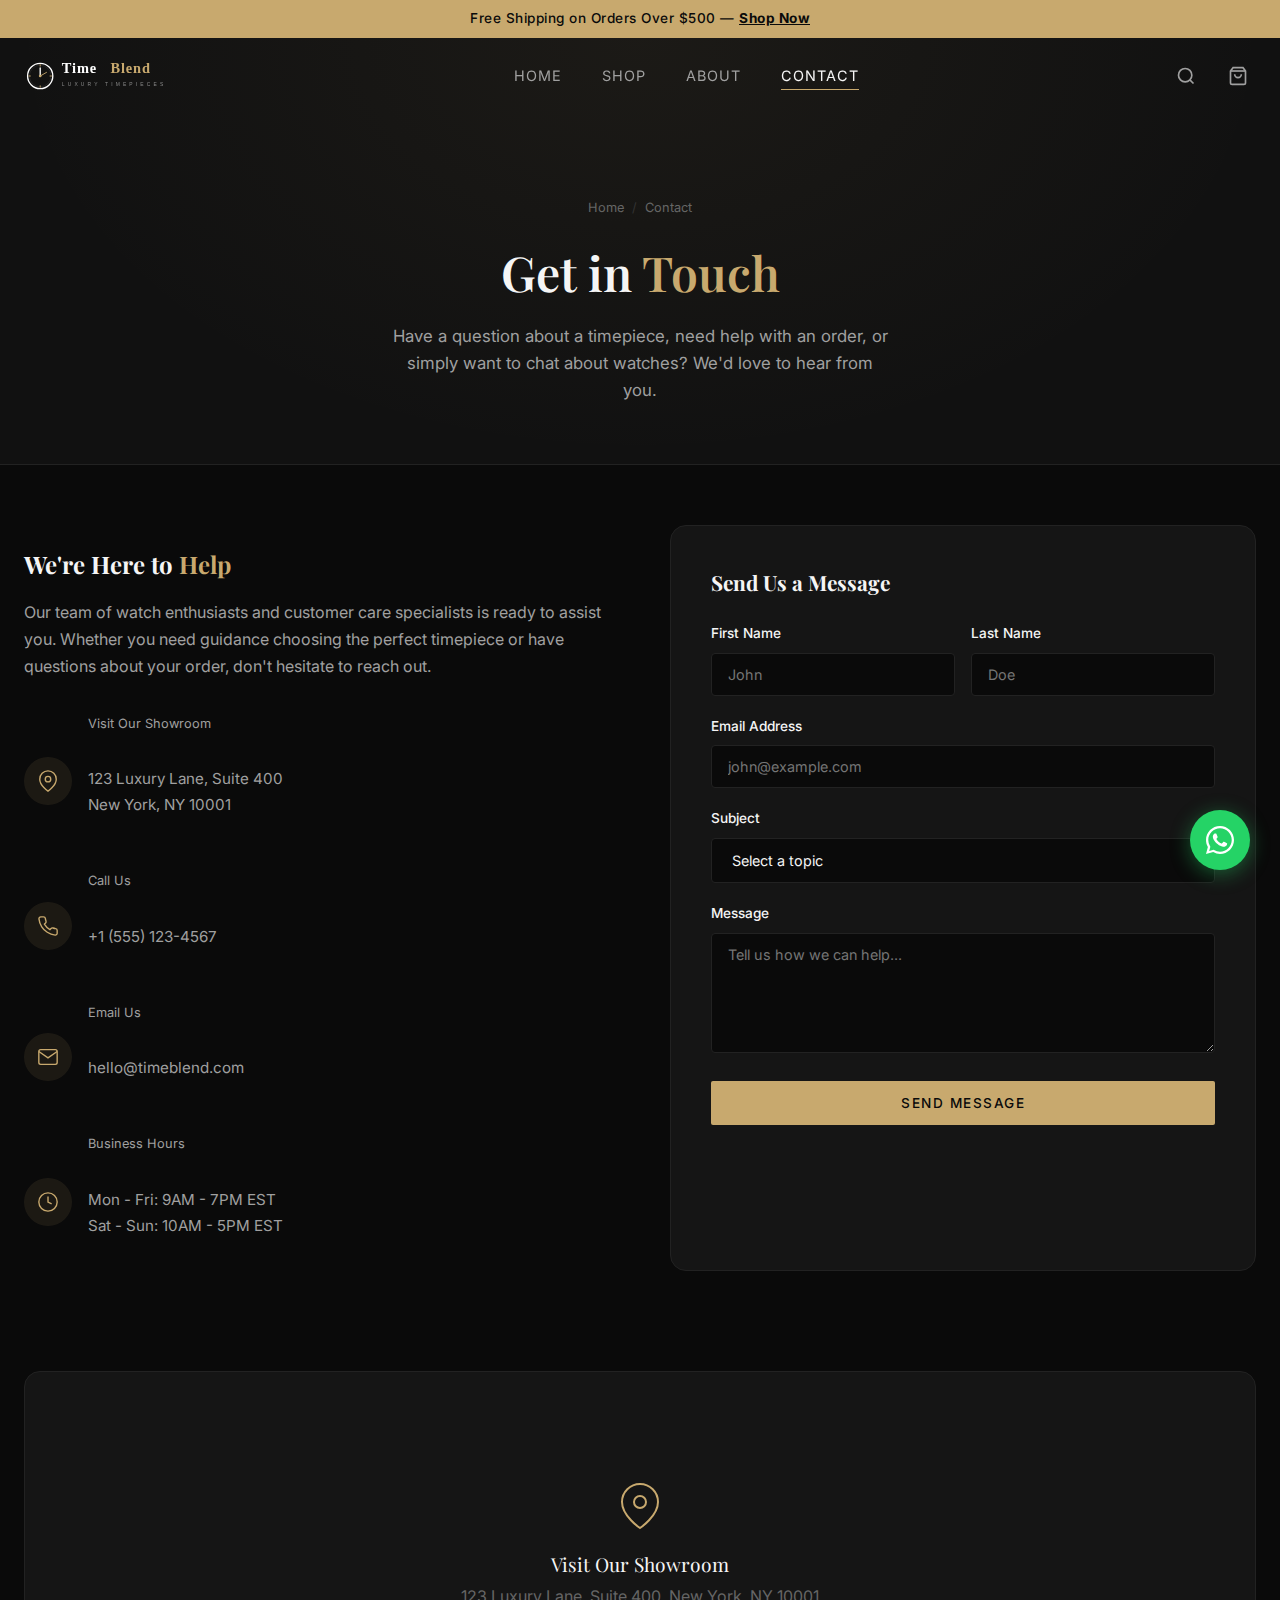
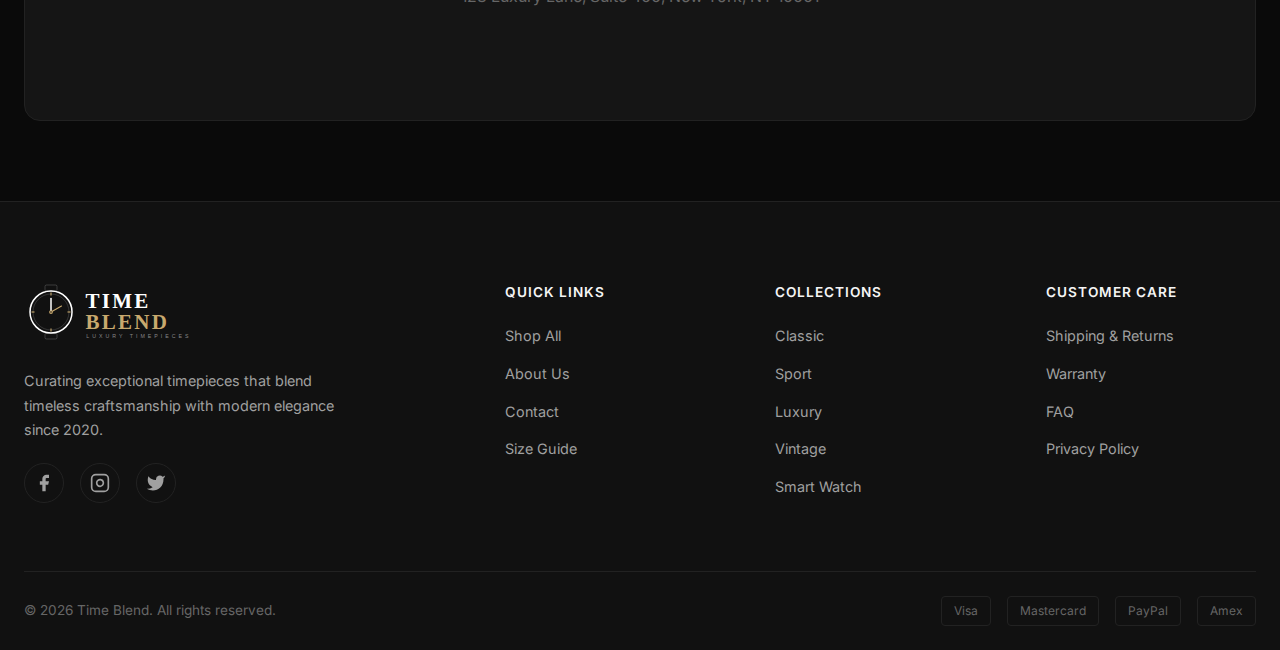
<file: contact.html>
<!DOCTYPE html>
<html lang="en">
<head>
    <meta charset="UTF-8">
    <meta name="viewport" content="width=device-width, initial-scale=1.0">
    <title>Contact Us - Time Blend</title>
    <meta name="description" content="Get in touch with Time Blend. We're here to help with questions about our watches, orders, or anything else.">
    <link rel="preconnect" href="https://fonts.googleapis.com">
    <link rel="preconnect" href="https://fonts.gstatic.com" crossorigin>
    <link href="https://fonts.googleapis.com/css2?family=Playfair+Display:ital,wght@0,400;0,500;0,600;0,700;1,400&family=Inter:wght@300;400;500;600;700&family=Cormorant+Garamond:ital,wght@0,400;0,500;0,600;1,400&display=swap" rel="stylesheet">
    <link rel="icon" type="image/svg+xml" href="images/logo-nav.svg">
    <link rel="stylesheet" href="css/styles.css">
</head>
<body>
    <!-- Announcement Bar -->
    <div class="announcement-bar">
        <p>Free Shipping on Orders Over $500 &mdash; <a href="shop.html">Shop Now</a></p>
    </div>

    <!-- Navigation -->
    <header class="header" id="header">
        <nav class="nav container">
            <a href="index.html" class="nav__logo">
                <img src="images/logo-nav.svg" alt="Time Blend" class="nav__logo-img">
            </a>
            <ul class="nav__menu" id="navMenu">
                <li><a href="index.html" class="nav__link">Home</a></li>
                <li><a href="shop.html" class="nav__link">Shop</a></li>
                <li><a href="about.html" class="nav__link">About</a></li>
                <li><a href="contact.html" class="nav__link active">Contact</a></li>
            </ul>
            <div class="nav__actions">
                <button class="nav__action-btn search-toggle" aria-label="Search">
                    <svg width="20" height="20" viewBox="0 0 24 24" fill="none" stroke="currentColor" stroke-width="2"><circle cx="11" cy="11" r="8"/><path d="m21 21-4.35-4.35"/></svg>
                </button>
                <a href="cart.html" class="nav__action-btn cart-btn" aria-label="Cart">
                    <svg width="20" height="20" viewBox="0 0 24 24" fill="none" stroke="currentColor" stroke-width="2"><path d="M6 2 3 6v14a2 2 0 0 0 2 2h14a2 2 0 0 0 2-2V6l-3-4z"/><line x1="3" y1="6" x2="21" y2="6"/><path d="M16 10a4 4 0 0 1-8 0"/></svg>
                    <span class="cart-count" id="cartCount">0</span>
                </a>
                <button class="nav__toggle" id="navToggle" aria-label="Menu">
                    <span></span><span></span><span></span>
                </button>
            </div>
        </nav>
    </header>

    <!-- Search Overlay -->
    <div class="search-overlay" id="searchOverlay">
        <div class="search-overlay__inner">
            <button class="search-overlay__close" id="searchClose">&times;</button>
            <input type="text" class="search-overlay__input" placeholder="Search for watches..." id="searchInput">
        </div>
    </div>

    <!-- Page Header -->
    <section class="page-header">
        <div class="container">
            <div class="page-header__breadcrumb">
                <a href="index.html">Home</a>
                <span class="sep">/</span>
                <span>Contact</span>
            </div>
            <h1 class="page-header__title">Get in <span class="text-accent">Touch</span></h1>
            <p class="page-header__desc">Have a question about a timepiece, need help with an order, or simply want to chat about watches? We'd love to hear from you.</p>
        </div>
    </section>

    <!-- Contact Section -->
    <section class="contact-section">
        <div class="container">
            <div class="contact-grid">
                <div class="contact-info">
                    <h3>We're Here to <span class="text-accent">Help</span></h3>
                    <p>Our team of watch enthusiasts and customer care specialists is ready to assist you. Whether you need guidance choosing the perfect timepiece or have questions about your order, don't hesitate to reach out.</p>

                    <div class="contact-details">
                        <div class="contact-detail">
                            <div class="contact-detail__icon">
                                <svg width="22" height="22" viewBox="0 0 24 24" fill="none" stroke="#c8a96e" stroke-width="1.5"><path d="M21 10c0 7-9 13-9 13s-9-6-9-13a9 9 0 0 1 18 0z"/><circle cx="12" cy="10" r="3"/></svg>
                            </div>
                            <div>
                                <p class="contact-detail__label">Visit Our Showroom</p>
                                <p class="contact-detail__value">123 Luxury Lane, Suite 400<br>New York, NY 10001</p>
                            </div>
                        </div>
                        <div class="contact-detail">
                            <div class="contact-detail__icon">
                                <svg width="22" height="22" viewBox="0 0 24 24" fill="none" stroke="#c8a96e" stroke-width="1.5"><path d="M22 16.92v3a2 2 0 0 1-2.18 2 19.79 19.79 0 0 1-8.63-3.07 19.5 19.5 0 0 1-6-6 19.79 19.79 0 0 1-3.07-8.67A2 2 0 0 1 4.11 2h3a2 2 0 0 1 2 1.72 12.84 12.84 0 0 0 .7 2.81 2 2 0 0 1-.45 2.11L8.09 9.91a16 16 0 0 0 6 6l1.27-1.27a2 2 0 0 1 2.11-.45 12.84 12.84 0 0 0 2.81.7A2 2 0 0 1 22 16.92z"/></svg>
                            </div>
                            <div>
                                <p class="contact-detail__label">Call Us</p>
                                <p class="contact-detail__value">+1 (555) 123-4567</p>
                            </div>
                        </div>
                        <div class="contact-detail">
                            <div class="contact-detail__icon">
                                <svg width="22" height="22" viewBox="0 0 24 24" fill="none" stroke="#c8a96e" stroke-width="1.5"><path d="M4 4h16c1.1 0 2 .9 2 2v12c0 1.1-.9 2-2 2H4c-1.1 0-2-.9-2-2V6c0-1.1.9-2 2-2z"/><polyline points="22,6 12,13 2,6"/></svg>
                            </div>
                            <div>
                                <p class="contact-detail__label">Email Us</p>
                                <p class="contact-detail__value">hello@timeblend.com</p>
                            </div>
                        </div>
                        <div class="contact-detail">
                            <div class="contact-detail__icon">
                                <svg width="22" height="22" viewBox="0 0 24 24" fill="none" stroke="#c8a96e" stroke-width="1.5"><circle cx="12" cy="12" r="10"/><polyline points="12 6 12 12 16 14"/></svg>
                            </div>
                            <div>
                                <p class="contact-detail__label">Business Hours</p>
                                <p class="contact-detail__value">Mon - Fri: 9AM - 7PM EST<br>Sat - Sun: 10AM - 5PM EST</p>
                            </div>
                        </div>
                    </div>
                </div>

                <form class="contact-form" id="contactForm">
                    <h3 style="font-family: var(--font-display); font-size: 1.3rem; margin-bottom: 24px;">Send Us a Message</h3>
                    <div class="form-row">
                        <div class="form-group">
                            <label for="firstName">First Name</label>
                            <input type="text" id="firstName" placeholder="John" required>
                        </div>
                        <div class="form-group">
                            <label for="lastName">Last Name</label>
                            <input type="text" id="lastName" placeholder="Doe" required>
                        </div>
                    </div>
                    <div class="form-group">
                        <label for="email">Email Address</label>
                        <input type="email" id="email" placeholder="john@example.com" required>
                    </div>
                    <div class="form-group">
                        <label for="subject">Subject</label>
                        <select id="subject" required>
                            <option value="">Select a topic</option>
                            <option value="product">Product Inquiry</option>
                            <option value="order">Order Status</option>
                            <option value="return">Returns & Exchanges</option>
                            <option value="warranty">Warranty Claim</option>
                            <option value="general">General Question</option>
                        </select>
                    </div>
                    <div class="form-group">
                        <label for="message">Message</label>
                        <textarea id="message" placeholder="Tell us how we can help..." required></textarea>
                    </div>
                    <button type="submit" class="btn btn--primary" style="width: 100%;">Send Message</button>
                </form>
            </div>
        </div>
    </section>

    <!-- Map Placeholder -->
    <section style="padding: 0 0 80px;">
        <div class="container">
            <div style="background: var(--bg-card); border: 1px solid var(--border); border-radius: var(--radius-lg); overflow: hidden; height: 350px; display: flex; align-items: center; justify-content: center;">
                <div style="text-align: center; color: var(--text-muted);">
                    <svg width="48" height="48" viewBox="0 0 24 24" fill="none" stroke="#c8a96e" stroke-width="1" style="margin-bottom: 12px;"><path d="M21 10c0 7-9 13-9 13s-9-6-9-13a9 9 0 0 1 18 0z"/><circle cx="12" cy="10" r="3"/></svg>
                    <p style="font-family: var(--font-display); font-size: 1.2rem; color: var(--text-primary); margin-bottom: 4px;">Visit Our Showroom</p>
                    <p>123 Luxury Lane, Suite 400, New York, NY 10001</p>
                </div>
            </div>
        </div>
    </section>

    <!-- Footer -->
    <footer class="footer">
        <div class="container">
            <div class="footer__grid">
                <div class="footer__brand">
                    <a href="index.html" class="nav__logo footer__logo">
                        <img src="images/logo.svg" alt="Time Blend" class="footer__logo-img">
                    </a>
                    <p class="footer__tagline">Curating exceptional timepieces that blend timeless craftsmanship with modern elegance since 2020.</p>
                    <div class="footer__social">
                        <a href="#" aria-label="Facebook"><svg width="20" height="20" viewBox="0 0 24 24" fill="currentColor"><path d="M18 2h-3a5 5 0 0 0-5 5v3H7v4h3v8h4v-8h3l1-4h-4V7a1 1 0 0 1 1-1h3z"/></svg></a>
                        <a href="#" aria-label="Instagram"><svg width="20" height="20" viewBox="0 0 24 24" fill="none" stroke="currentColor" stroke-width="2"><rect x="2" y="2" width="20" height="20" rx="5"/><path d="M16 11.37A4 4 0 1 1 12.63 8 4 4 0 0 1 16 11.37z"/><line x1="17.5" y1="6.5" x2="17.51" y2="6.5"/></svg></a>
                        <a href="#" aria-label="Twitter"><svg width="20" height="20" viewBox="0 0 24 24" fill="currentColor"><path d="M23 3a10.9 10.9 0 0 1-3.14 1.53 4.48 4.48 0 0 0-7.86 3v1A10.66 10.66 0 0 1 3 4s-4 9 5 13a11.64 11.64 0 0 1-7 2c9 5 20 0 20-11.5a4.5 4.5 0 0 0-.08-.83A7.72 7.72 0 0 0 23 3z"/></svg></a>
                    </div>
                </div>
                <div class="footer__links">
                    <h4>Quick Links</h4>
                    <ul>
                        <li><a href="shop.html">Shop All</a></li>
                        <li><a href="about.html">About Us</a></li>
                        <li><a href="contact.html">Contact</a></li>
                        <li><a href="#">Size Guide</a></li>
                    </ul>
                </div>
                <div class="footer__links">
                    <h4>Collections</h4>
                    <ul>
                        <li><a href="shop.html?collection=classic">Classic</a></li>
                        <li><a href="shop.html?collection=sport">Sport</a></li>
                        <li><a href="shop.html?collection=luxury">Luxury</a></li>
                        <li><a href="shop.html?collection=vintage">Vintage</a></li>
                        <li><a href="shop.html?collection=smartwatch">Smart Watch</a></li>
                    </ul>
                </div>
                <div class="footer__links">
                    <h4>Customer Care</h4>
                    <ul>
                        <li><a href="#">Shipping & Returns</a></li>
                        <li><a href="#">Warranty</a></li>
                        <li><a href="#">FAQ</a></li>
                        <li><a href="#">Privacy Policy</a></li>
                    </ul>
                </div>
            </div>
            <div class="footer__bottom">
                <p>&copy; 2026 Time Blend. All rights reserved.</p>
                <div class="footer__payments">
                    <span>Visa</span>
                    <span>Mastercard</span>
                    <span>PayPal</span>
                    <span>Amex</span>
                </div>
            </div>
        </div>
    </footer>

    <!-- Toast Notification -->
    <div class="toast" id="toast">
        <span class="toast__message" id="toastMessage"></span>
    </div>

    <!-- WhatsApp Button -->
    <a href="https://wa.me/8801869745376?text=Hello%20Time%20Blend!%20I%27m%20interested%20in%20your%20watches." class="whatsapp-btn" target="_blank" rel="noopener" aria-label="Chat on WhatsApp">
        <svg viewBox="0 0 32 32" fill="#fff" width="28" height="28"><path d="M16.004 0C7.165 0 .003 7.16.003 15.997c0 2.82.737 5.573 2.138 7.998L.012 32l8.23-2.157A15.95 15.95 0 0 0 16.004 32C24.84 32 32 24.838 32 15.997 32 7.16 24.84 0 16.004 0zm0 29.393a13.36 13.36 0 0 1-6.81-1.865l-.488-.29-5.065 1.328 1.35-4.934-.317-.505A13.34 13.34 0 0 1 2.61 15.997c0-7.39 6.01-13.4 13.394-13.4 7.387 0 13.398 6.01 13.398 13.4 0 7.392-6.01 13.396-13.398 13.396zm7.346-10.03c-.402-.202-2.38-1.175-2.75-1.31-.37-.132-.64-.2-.91.202-.268.4-1.04 1.31-1.276 1.578-.235.27-.47.302-.872.1-.402-.2-1.698-.625-3.234-1.994-1.195-1.065-2-2.38-2.236-2.782-.235-.402-.025-.62.177-.82.18-.18.402-.47.603-.703.2-.235.268-.402.402-.67.134-.268.067-.503-.034-.703-.1-.2-.91-2.194-1.247-3.004-.328-.79-.66-.683-.91-.696l-.774-.013c-.268 0-.704.1-1.073.503-.37.4-1.41 1.375-1.41 3.354 0 1.98 1.444 3.892 1.645 4.16.2.27 2.84 4.332 6.88 6.076.962.415 1.712.663 2.298.848.965.307 1.843.264 2.537.16.774-.115 2.38-.973 2.717-1.912.335-.94.335-1.745.235-1.912-.1-.168-.37-.268-.774-.47z"/></svg>
        <span class="whatsapp-btn__tooltip">Chat with us</span>
    </a>

    <script src="js/main.js"></script>
</body>
</html>
</file>
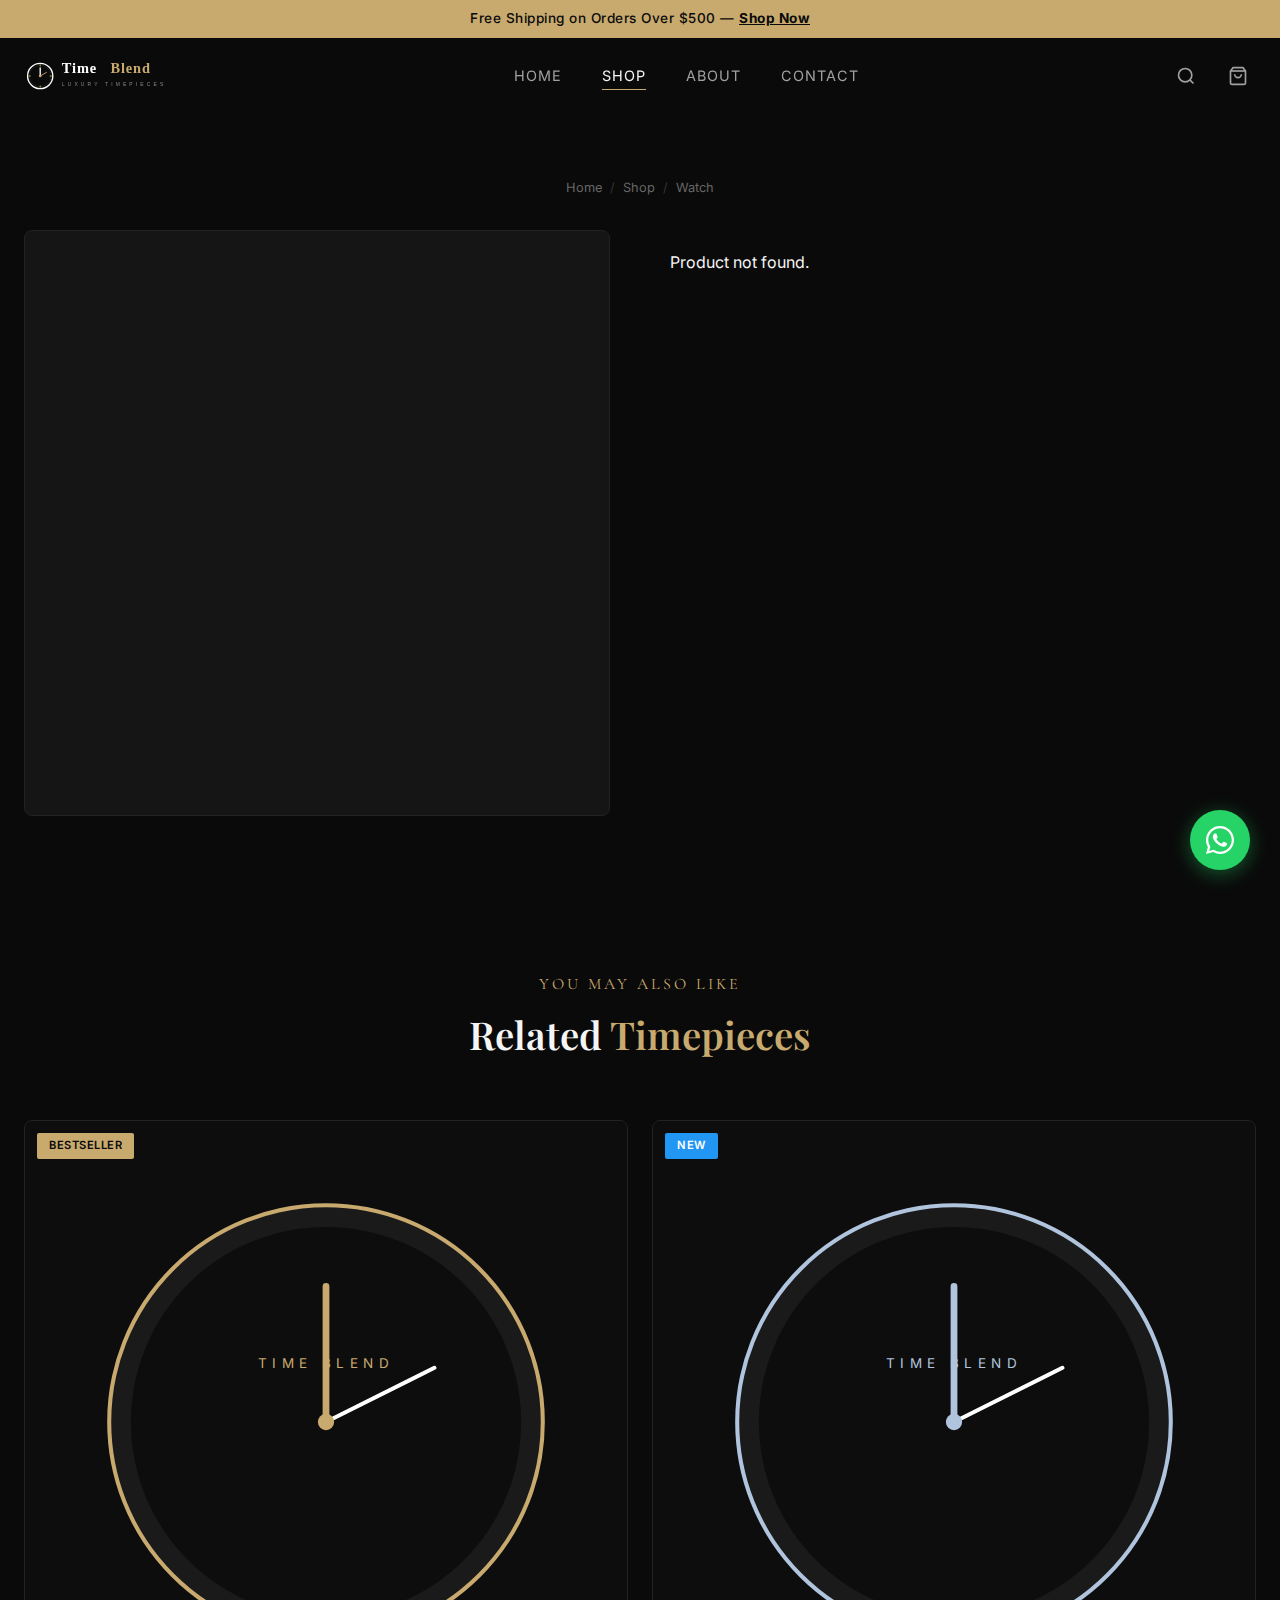
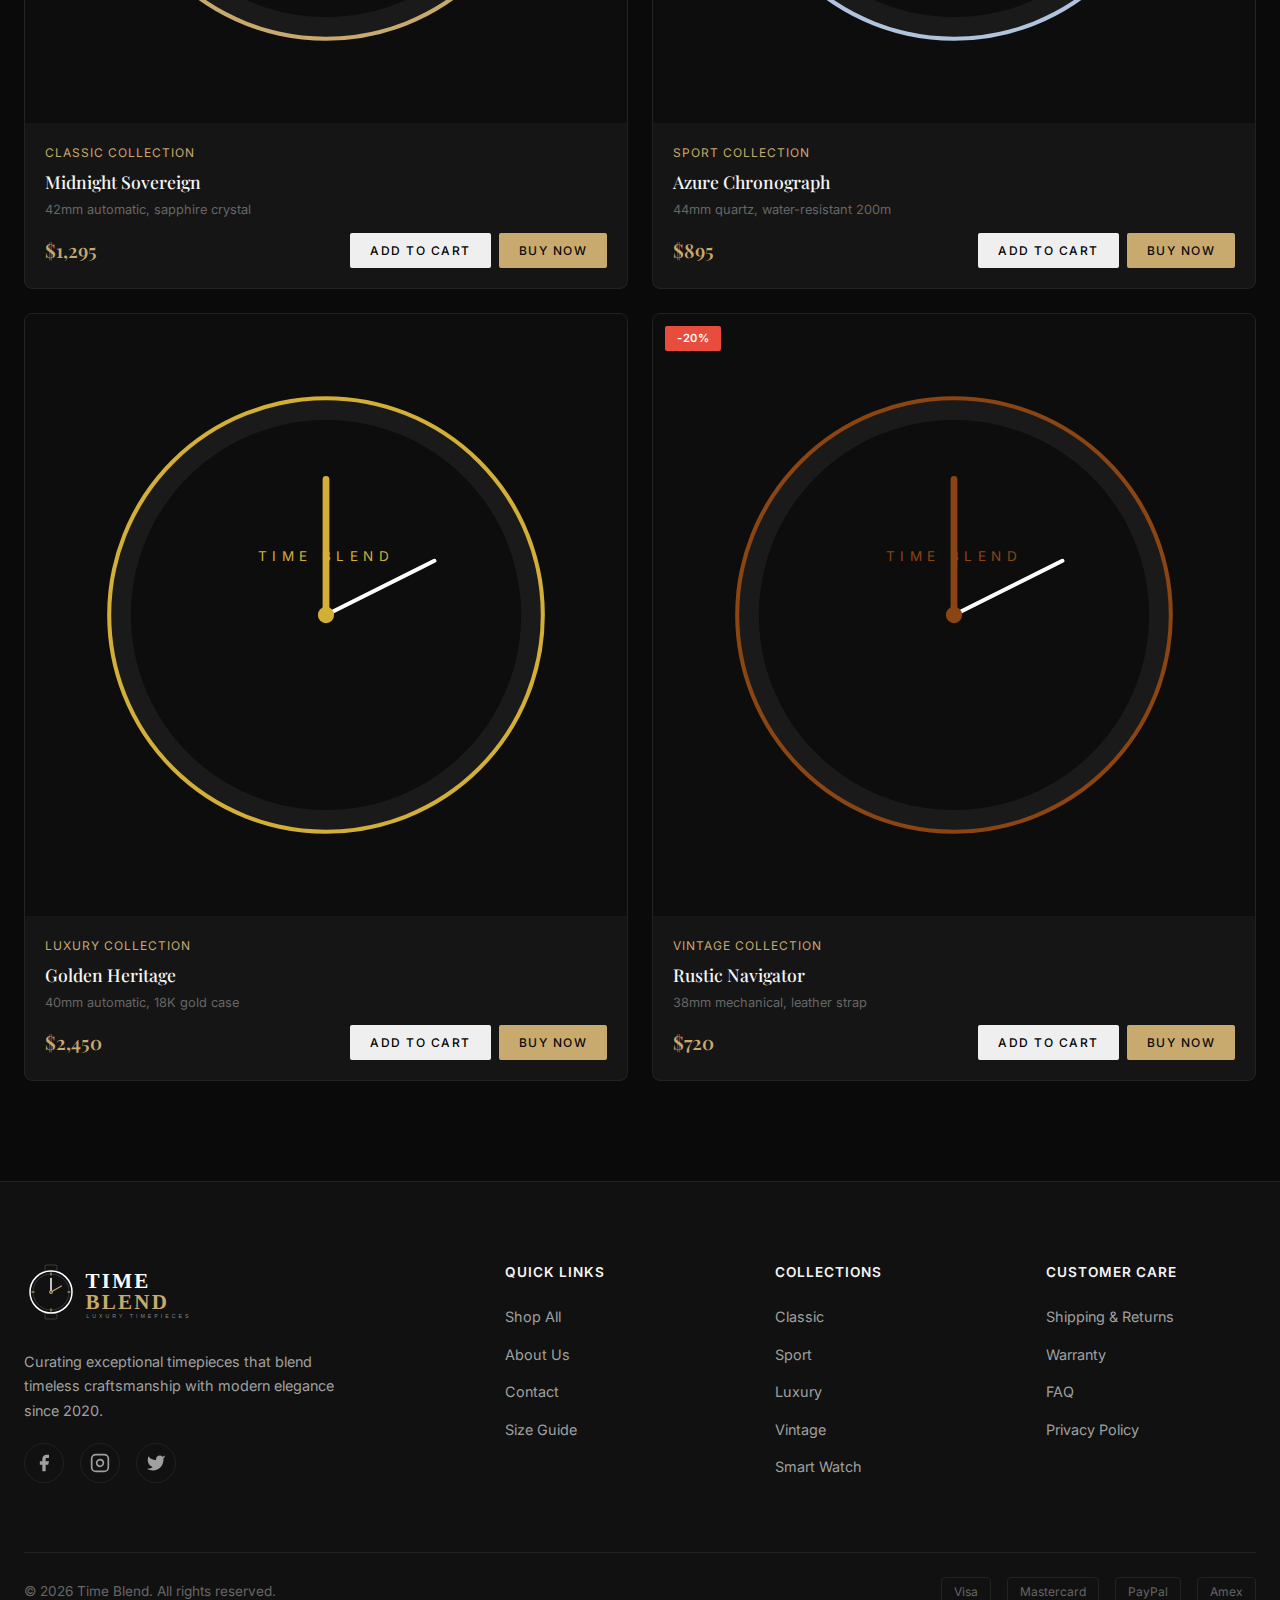
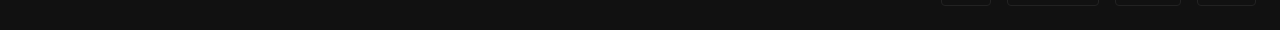
<file: product-detail.html>
<!DOCTYPE html>
<html lang="en">
<head>
    <meta charset="UTF-8">
    <meta name="viewport" content="width=device-width, initial-scale=1.0">
    <title>Watch Details - Time Blend</title>
    <meta name="description" content="Explore detailed specifications, features, and imagery of this luxury timepiece from Time Blend.">
    <link rel="preconnect" href="https://fonts.googleapis.com">
    <link rel="preconnect" href="https://fonts.gstatic.com" crossorigin>
    <link href="https://fonts.googleapis.com/css2?family=Playfair+Display:ital,wght@0,400;0,500;0,600;0,700;1,400&family=Inter:wght@300;400;500;600;700&family=Cormorant+Garamond:ital,wght@0,400;0,500;0,600;1,400&display=swap" rel="stylesheet">
    <link rel="icon" type="image/svg+xml" href="images/logo-nav.svg">
    <link rel="stylesheet" href="css/styles.css">
</head>
<body>
    <!-- Announcement Bar -->
    <div class="announcement-bar">
        <p>Free Shipping on Orders Over $500 &mdash; <a href="shop.html">Shop Now</a></p>
    </div>

    <!-- Navigation -->
    <header class="header" id="header">
        <nav class="nav container">
            <a href="index.html" class="nav__logo">
                <img src="images/logo-nav.svg" alt="Time Blend" class="nav__logo-img">
            </a>
            <ul class="nav__menu" id="navMenu">
                <li><a href="index.html" class="nav__link">Home</a></li>
                <li><a href="shop.html" class="nav__link active">Shop</a></li>
                <li><a href="about.html" class="nav__link">About</a></li>
                <li><a href="contact.html" class="nav__link">Contact</a></li>
            </ul>
            <div class="nav__actions">
                <button class="nav__action-btn search-toggle" aria-label="Search">
                    <svg width="20" height="20" viewBox="0 0 24 24" fill="none" stroke="currentColor" stroke-width="2"><circle cx="11" cy="11" r="8"/><path d="m21 21-4.35-4.35"/></svg>
                </button>
                <a href="cart.html" class="nav__action-btn cart-btn" aria-label="Cart">
                    <svg width="20" height="20" viewBox="0 0 24 24" fill="none" stroke="currentColor" stroke-width="2"><path d="M6 2 3 6v14a2 2 0 0 0 2 2h14a2 2 0 0 0 2-2V6l-3-4z"/><line x1="3" y1="6" x2="21" y2="6"/><path d="M16 10a4 4 0 0 1-8 0"/></svg>
                    <span class="cart-count" id="cartCount">0</span>
                </a>
                <button class="nav__toggle" id="navToggle" aria-label="Menu">
                    <span></span><span></span><span></span>
                </button>
            </div>
        </nav>
    </header>

    <!-- Search Overlay -->
    <div class="search-overlay" id="searchOverlay">
        <div class="search-overlay__inner">
            <button class="search-overlay__close" id="searchClose">&times;</button>
            <input type="text" class="search-overlay__input" placeholder="Search for watches..." id="searchInput">
        </div>
    </div>

    <!-- Product Detail -->
    <section class="product-detail">
        <div class="container">
            <div class="page-header__breadcrumb" style="margin-bottom: 32px;">
                <a href="index.html">Home</a>
                <span class="sep">/</span>
                <a href="shop.html">Shop</a>
                <span class="sep">/</span>
                <span id="productBreadcrumb">Watch</span>
            </div>
            <div class="product-detail__grid">
                <div class="product-detail__gallery">
                    <div class="product-detail__main-image">
                        <!-- Rendered by JS -->
                    </div>
                    <div class="product-detail__thumbnails">
                        <!-- Rendered by JS -->
                    </div>
                </div>
                <div class="product-detail__info">
                    <!-- Rendered by JS -->
                </div>
            </div>
        </div>
    </section>

    <!-- Related Products -->
    <section class="section featured" style="padding-top: 40px;">
        <div class="container">
            <div class="section__header">
                <p class="section__subtitle">You May Also Like</p>
                <h2 class="section__title">Related <span class="text-accent">Timepieces</span></h2>
            </div>
            <div class="products__grid" id="relatedProducts">
                <!-- Rendered by JS -->
            </div>
        </div>
    </section>

    <!-- Footer -->
    <footer class="footer">
        <div class="container">
            <div class="footer__grid">
                <div class="footer__brand">
                    <a href="index.html" class="nav__logo footer__logo">
                        <img src="images/logo.svg" alt="Time Blend" class="footer__logo-img">
                    </a>
                    <p class="footer__tagline">Curating exceptional timepieces that blend timeless craftsmanship with modern elegance since 2020.</p>
                    <div class="footer__social">
                        <a href="#" aria-label="Facebook"><svg width="20" height="20" viewBox="0 0 24 24" fill="currentColor"><path d="M18 2h-3a5 5 0 0 0-5 5v3H7v4h3v8h4v-8h3l1-4h-4V7a1 1 0 0 1 1-1h3z"/></svg></a>
                        <a href="#" aria-label="Instagram"><svg width="20" height="20" viewBox="0 0 24 24" fill="none" stroke="currentColor" stroke-width="2"><rect x="2" y="2" width="20" height="20" rx="5"/><path d="M16 11.37A4 4 0 1 1 12.63 8 4 4 0 0 1 16 11.37z"/><line x1="17.5" y1="6.5" x2="17.51" y2="6.5"/></svg></a>
                        <a href="#" aria-label="Twitter"><svg width="20" height="20" viewBox="0 0 24 24" fill="currentColor"><path d="M23 3a10.9 10.9 0 0 1-3.14 1.53 4.48 4.48 0 0 0-7.86 3v1A10.66 10.66 0 0 1 3 4s-4 9 5 13a11.64 11.64 0 0 1-7 2c9 5 20 0 20-11.5a4.5 4.5 0 0 0-.08-.83A7.72 7.72 0 0 0 23 3z"/></svg></a>
                    </div>
                </div>
                <div class="footer__links">
                    <h4>Quick Links</h4>
                    <ul>
                        <li><a href="shop.html">Shop All</a></li>
                        <li><a href="about.html">About Us</a></li>
                        <li><a href="contact.html">Contact</a></li>
                        <li><a href="#">Size Guide</a></li>
                    </ul>
                </div>
                <div class="footer__links">
                    <h4>Collections</h4>
                    <ul>
                        <li><a href="shop.html?collection=classic">Classic</a></li>
                        <li><a href="shop.html?collection=sport">Sport</a></li>
                        <li><a href="shop.html?collection=luxury">Luxury</a></li>
                        <li><a href="shop.html?collection=vintage">Vintage</a></li>
                        <li><a href="shop.html?collection=smartwatch">Smart Watch</a></li>
                    </ul>
                </div>
                <div class="footer__links">
                    <h4>Customer Care</h4>
                    <ul>
                        <li><a href="#">Shipping & Returns</a></li>
                        <li><a href="#">Warranty</a></li>
                        <li><a href="#">FAQ</a></li>
                        <li><a href="#">Privacy Policy</a></li>
                    </ul>
                </div>
            </div>
            <div class="footer__bottom">
                <p>&copy; 2026 Time Blend. All rights reserved.</p>
                <div class="footer__payments">
                    <span>Visa</span>
                    <span>Mastercard</span>
                    <span>PayPal</span>
                    <span>Amex</span>
                </div>
            </div>
        </div>
    </footer>

    <!-- Toast Notification -->
    <div class="toast" id="toast">
        <span class="toast__message" id="toastMessage"></span>
    </div>

    <script src="js/main.js"></script>
    <script>
        document.addEventListener('DOMContentLoaded', () => {
            const params = new URLSearchParams(window.location.search);
            const productId = parseInt(params.get('id'));
            const relatedGrid = document.getElementById('relatedProducts');
            if (relatedGrid && typeof PRODUCTS !== 'undefined') {
                const related = PRODUCTS.filter(p => p.id !== productId).slice(0, 4);
                relatedGrid.innerHTML = related.map(p => `
                    <div class="product-card" data-product-id="${p.id}">
                        <div class="product-card__image">
                            <div class="product-card__placeholder">
                                <svg viewBox="0 0 200 200" fill="none" xmlns="http://www.w3.org/2000/svg">
                                    <circle cx="100" cy="100" r="80" fill="#1a1a1a" stroke="${p.accentColor}" stroke-width="1.5"/>
                                    <circle cx="100" cy="100" r="72" fill="#0d0d0d"/>
                                    <line x1="100" y1="100" x2="100" y2="50" stroke="${p.accentColor}" stroke-width="2.5" stroke-linecap="round"/>
                                    <line x1="100" y1="100" x2="140" y2="80" stroke="#fff" stroke-width="1.5" stroke-linecap="round"/>
                                    <circle cx="100" cy="100" r="3" fill="${p.accentColor}"/>
                                    <text x="100" y="80" text-anchor="middle" fill="${p.accentColor}" font-size="5" letter-spacing="2">TIME BLEND</text>
                                </svg>
                            </div>
                            ${p.badge ? `<span class="product-card__badge ${p.badgeType === 'new' ? 'badge--new' : p.badgeType === 'sale' ? 'badge--sale' : ''}">${p.badge}</span>` : ''}
                        </div>
                        <div class="product-card__info">
                            <p class="product-card__category">${p.category}</p>
                            <h3 class="product-card__name"><a href="product-detail.html?id=${p.id}">${p.name}</a></h3>
                            <p class="product-card__desc">${p.desc}</p>
                            <div class="product-card__footer">
                                <div>
                                    <span class="product-card__price">$${p.price.toLocaleString()}</span>
                                </div>
                                <div class="product-card__btns">
                                    <button class="btn btn--small add-to-cart-btn" data-product-id="${p.id}">Add to Cart</button>
                                    <button class="btn btn--small btn--primary buy-now-btn" data-product-id="${p.id}">Buy Now</button>
                                </div>
                            </div>
                        </div>
                    </div>
                `).join('');
            }
        });
    </script>

    <!-- WhatsApp Button -->
    <a href="https://wa.me/8801869745376?text=Hello%20Time%20Blend!%20I%27m%20interested%20in%20your%20watches." class="whatsapp-btn" target="_blank" rel="noopener" aria-label="Chat on WhatsApp">
        <svg viewBox="0 0 32 32" fill="#fff" width="28" height="28"><path d="M16.004 0C7.165 0 .003 7.16.003 15.997c0 2.82.737 5.573 2.138 7.998L.012 32l8.23-2.157A15.95 15.95 0 0 0 16.004 32C24.84 32 32 24.838 32 15.997 32 7.16 24.84 0 16.004 0zm0 29.393a13.36 13.36 0 0 1-6.81-1.865l-.488-.29-5.065 1.328 1.35-4.934-.317-.505A13.34 13.34 0 0 1 2.61 15.997c0-7.39 6.01-13.4 13.394-13.4 7.387 0 13.398 6.01 13.398 13.4 0 7.392-6.01 13.396-13.398 13.396zm7.346-10.03c-.402-.202-2.38-1.175-2.75-1.31-.37-.132-.64-.2-.91.202-.268.4-1.04 1.31-1.276 1.578-.235.27-.47.302-.872.1-.402-.2-1.698-.625-3.234-1.994-1.195-1.065-2-2.38-2.236-2.782-.235-.402-.025-.62.177-.82.18-.18.402-.47.603-.703.2-.235.268-.402.402-.67.134-.268.067-.503-.034-.703-.1-.2-.91-2.194-1.247-3.004-.328-.79-.66-.683-.91-.696l-.774-.013c-.268 0-.704.1-1.073.503-.37.4-1.41 1.375-1.41 3.354 0 1.98 1.444 3.892 1.645 4.16.2.27 2.84 4.332 6.88 6.076.962.415 1.712.663 2.298.848.965.307 1.843.264 2.537.16.774-.115 2.38-.973 2.717-1.912.335-.94.335-1.745.235-1.912-.1-.168-.37-.268-.774-.47z"/></svg>
        <span class="whatsapp-btn__tooltip">Chat with us</span>
    </a>
</body>
</html>
</file>
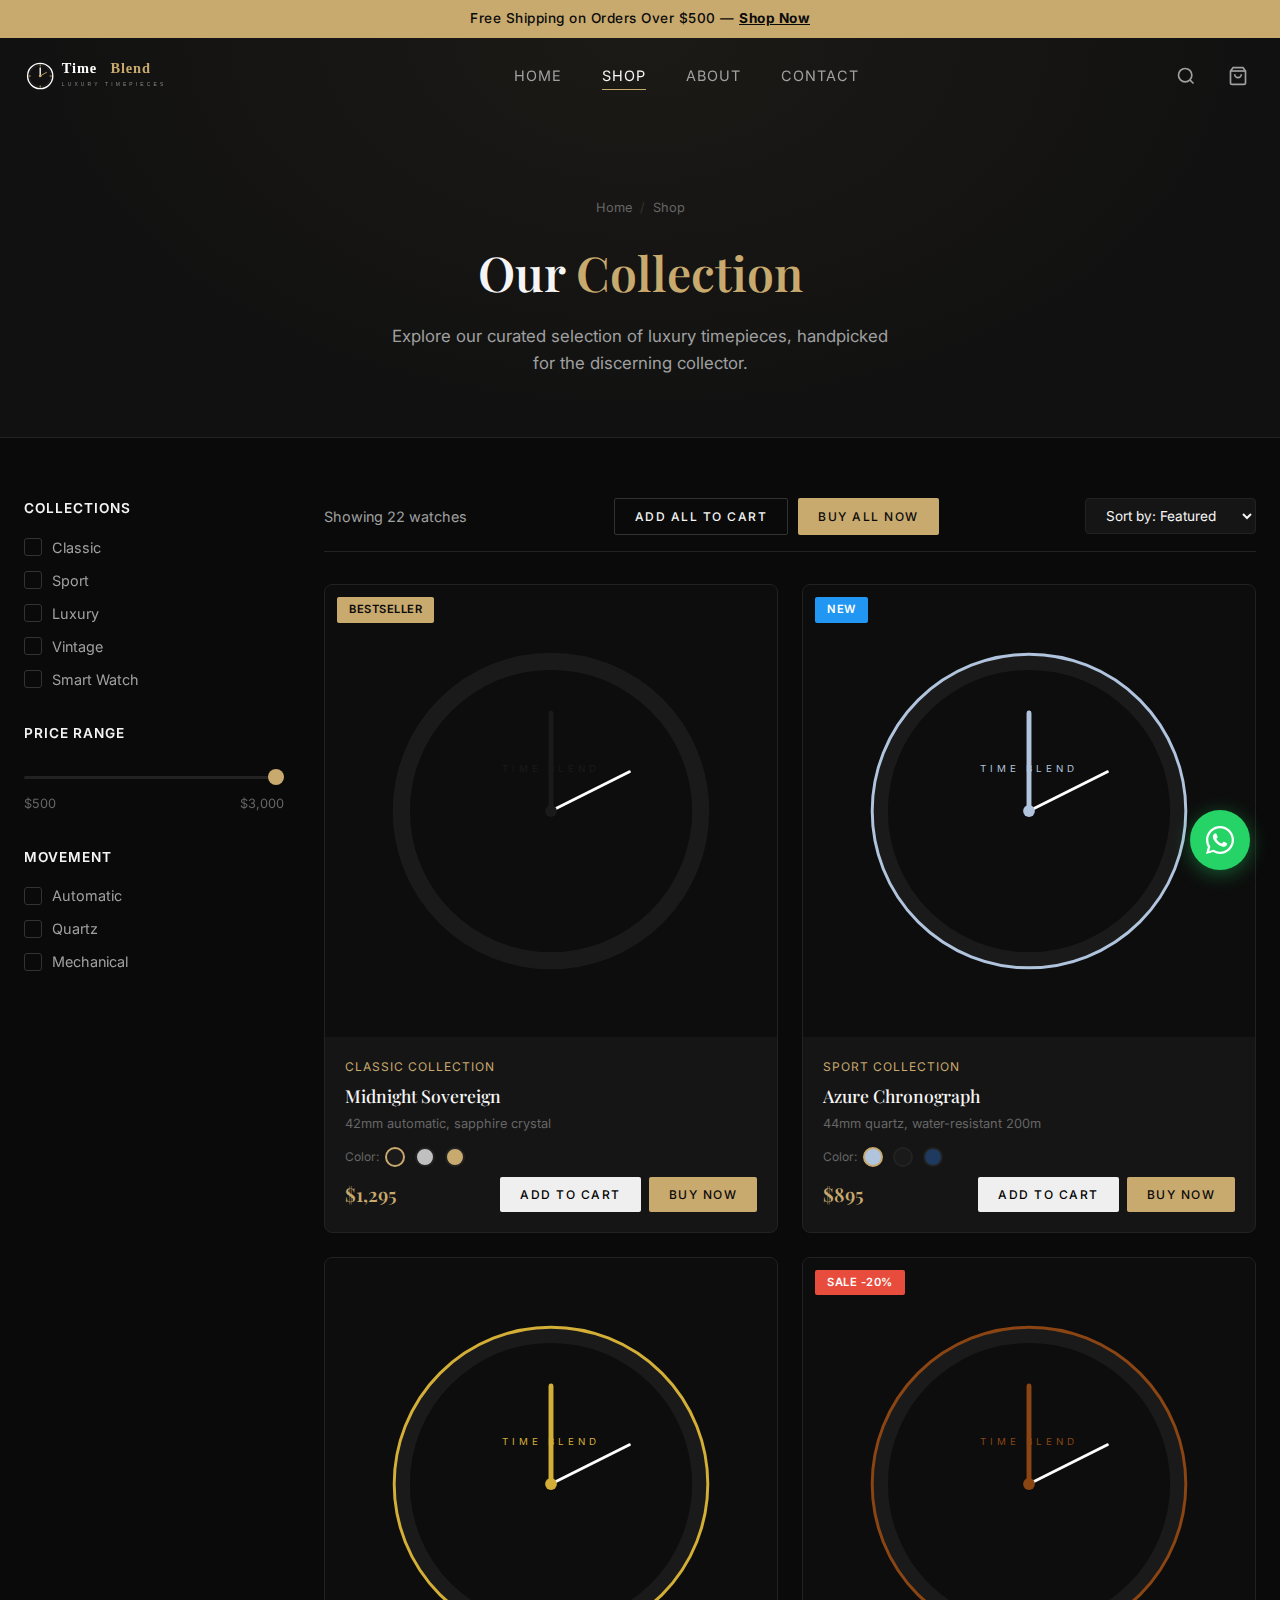
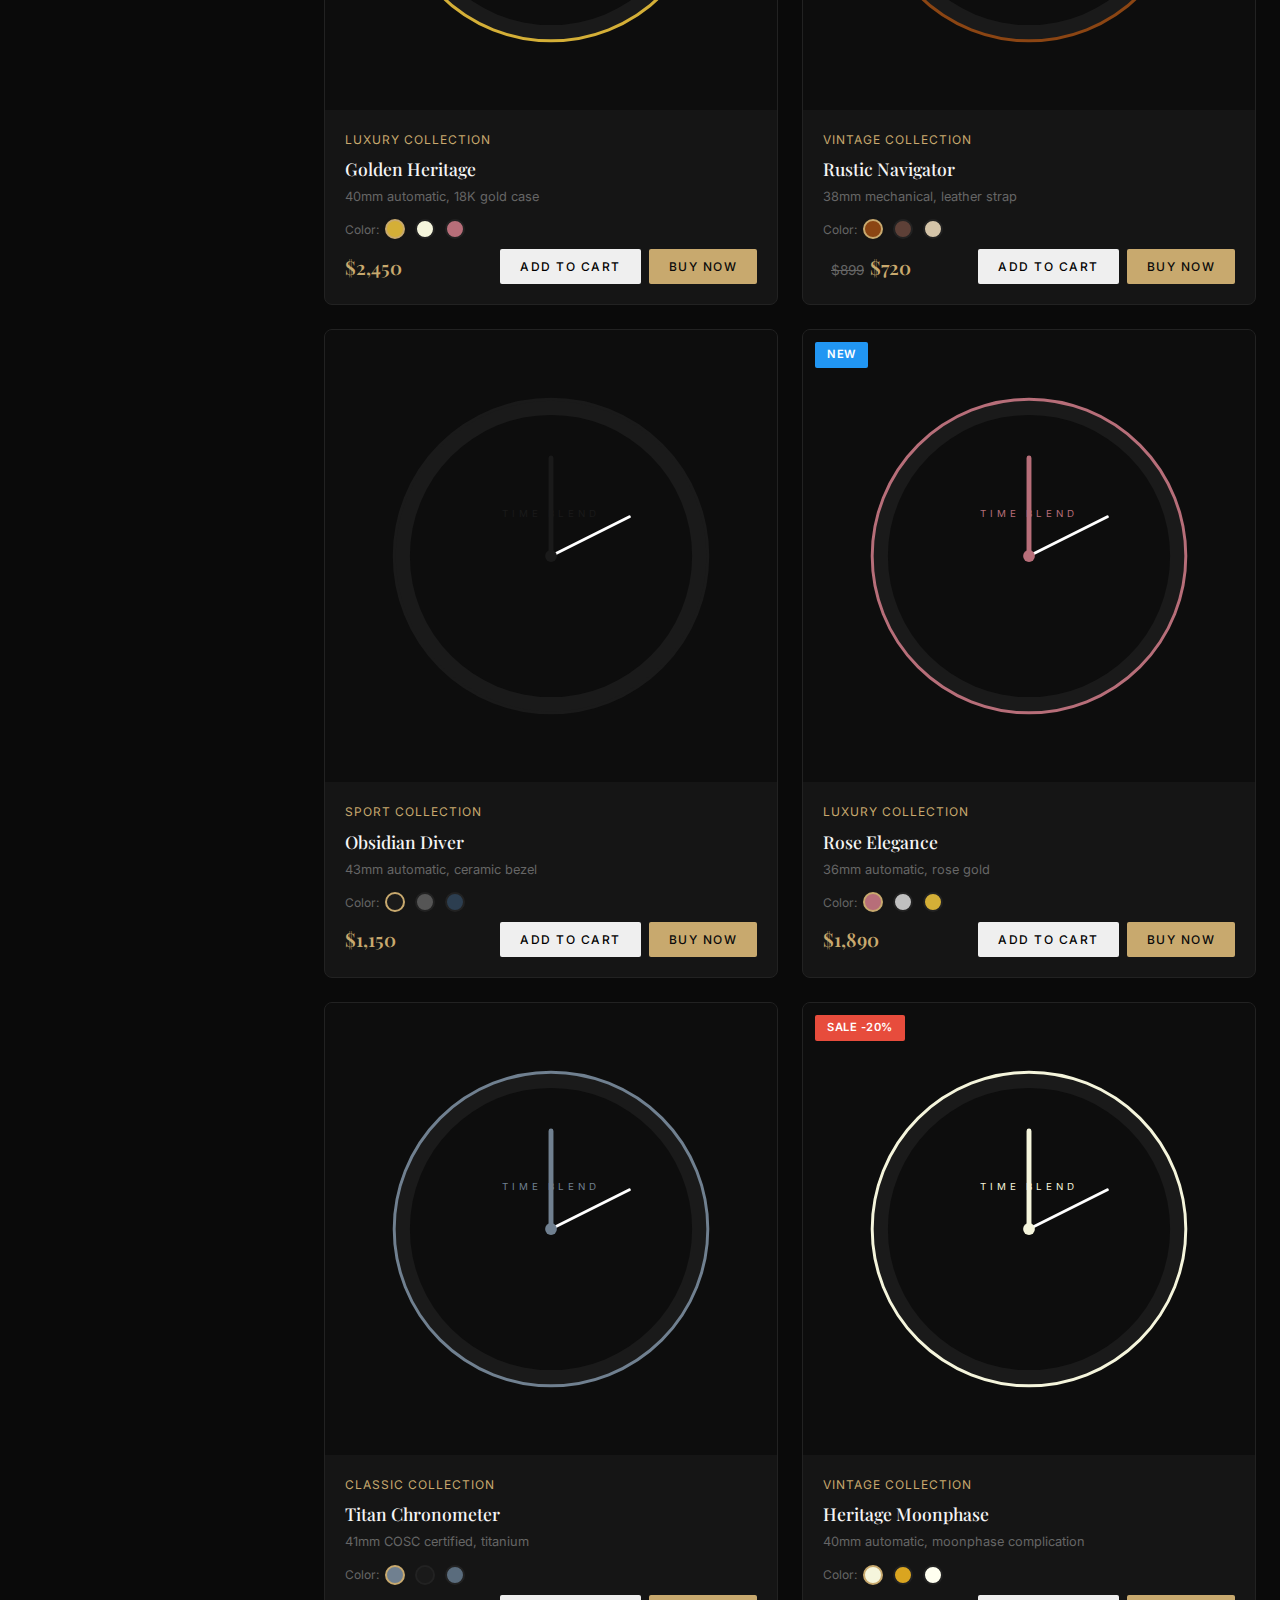
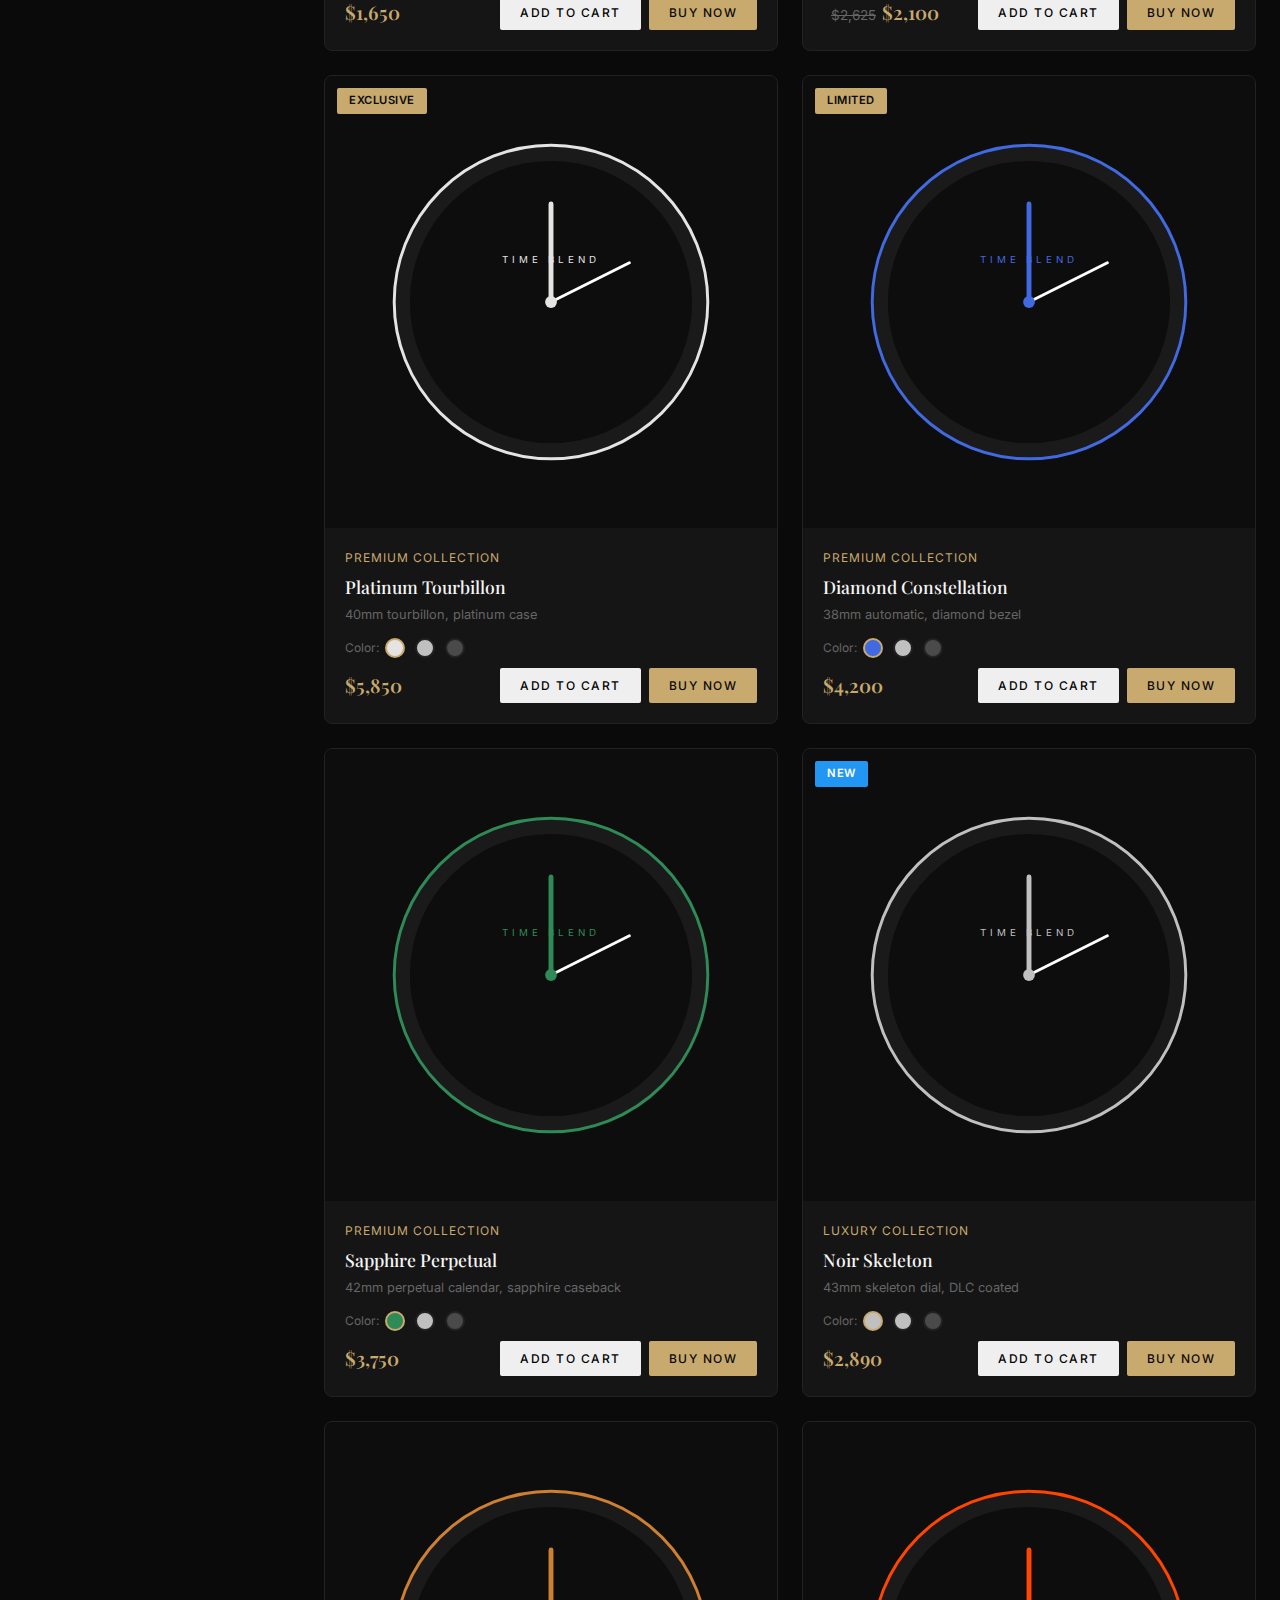
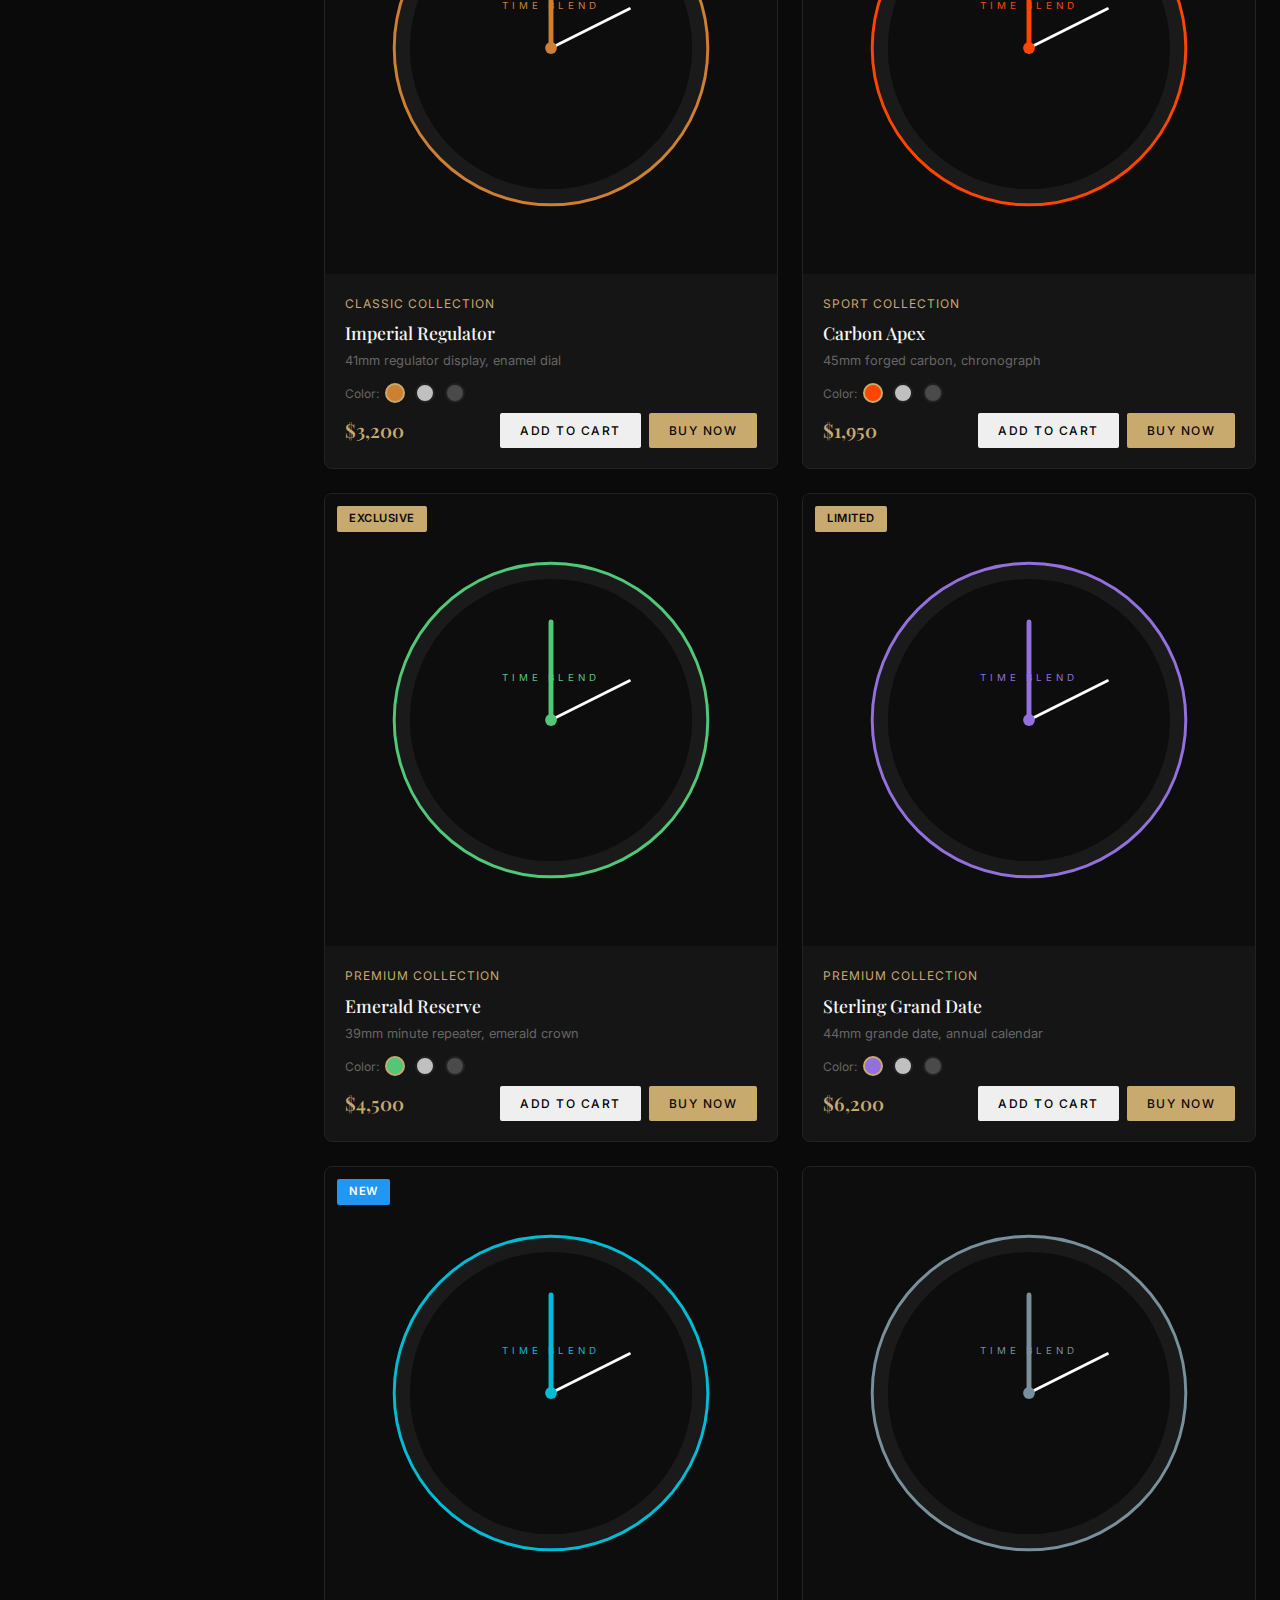
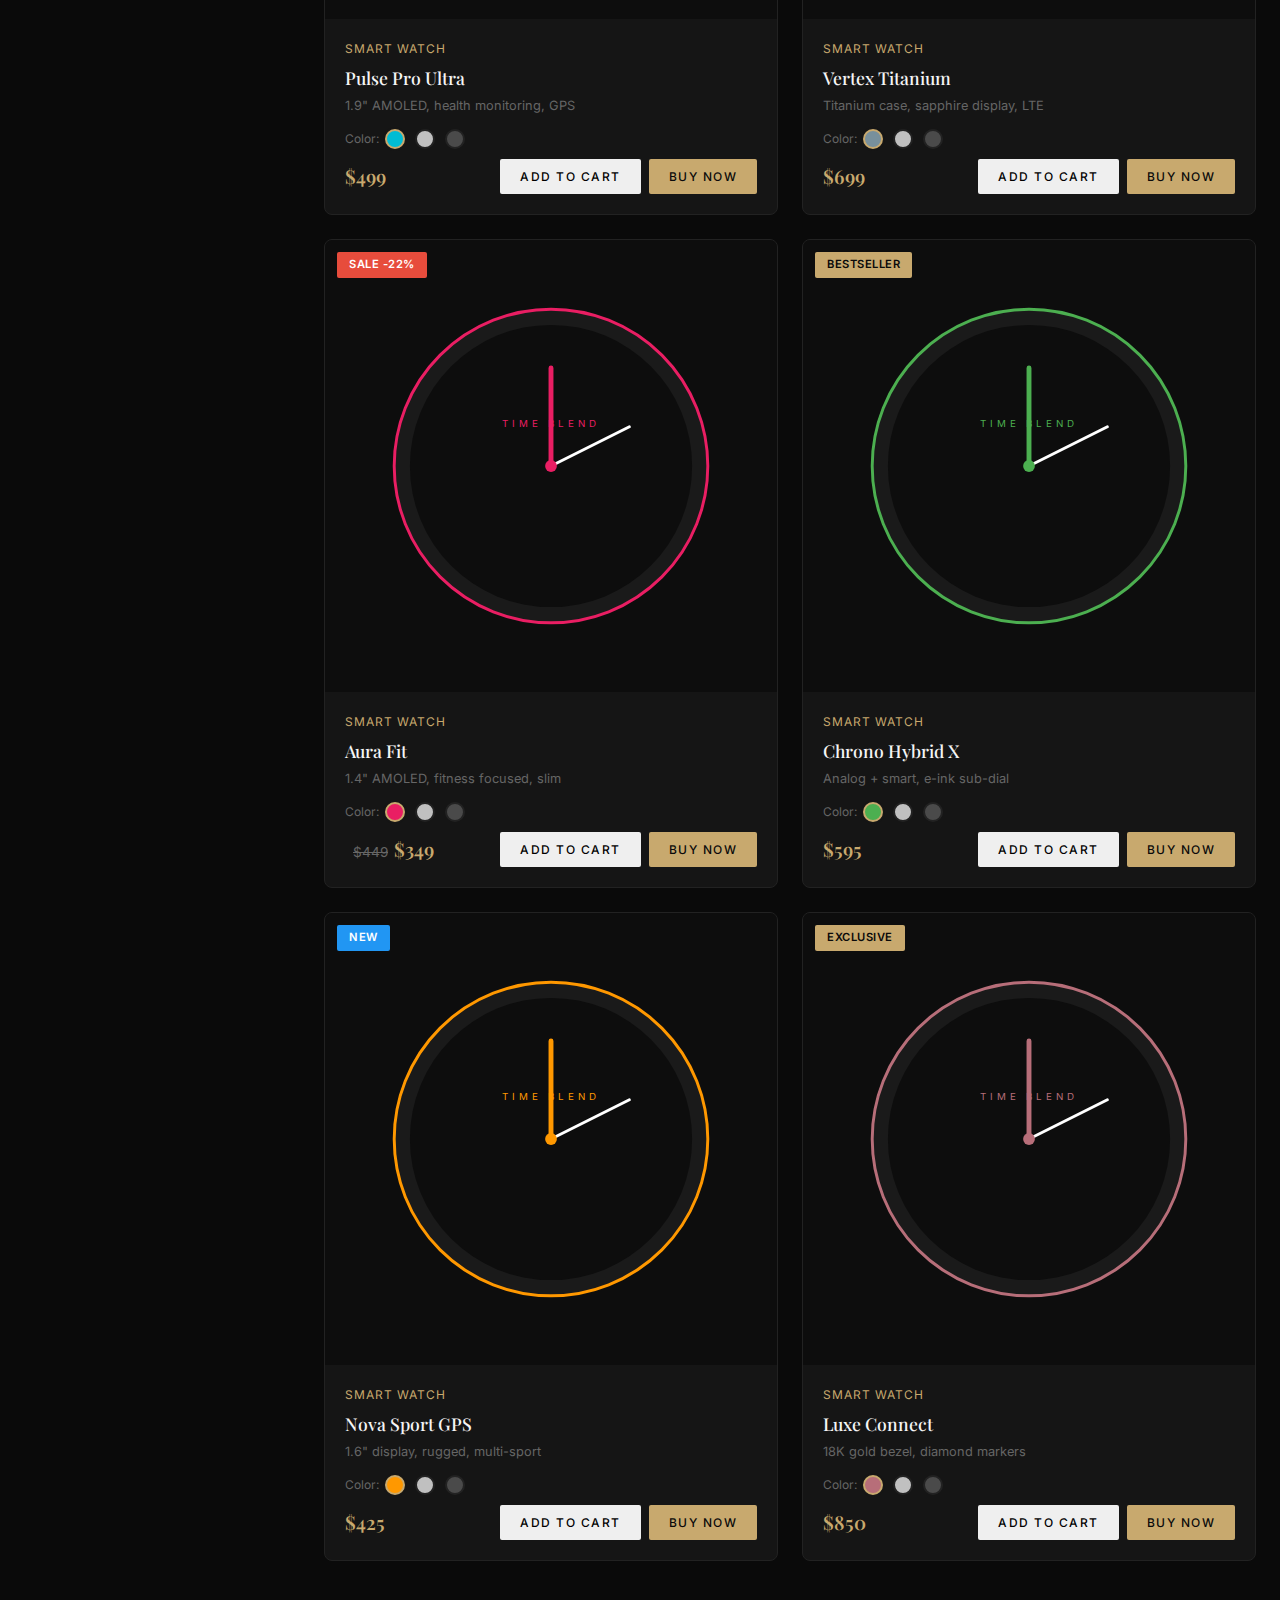
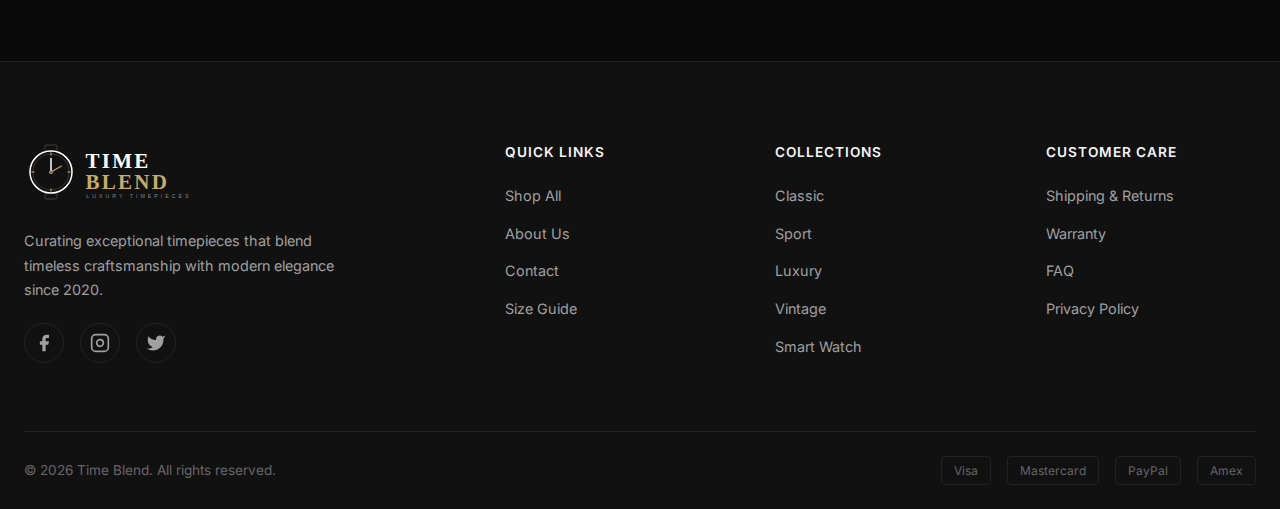
<file: shop.html>
<!DOCTYPE html>
<html lang="en">
<head>
    <meta charset="UTF-8">
    <meta name="viewport" content="width=device-width, initial-scale=1.0">
    <title>Shop All Watches - Time Blend</title>
    <meta name="description" content="Browse our complete collection of luxury watches. From classic to sport, find the perfect timepiece at Time Blend.">
    <link rel="preconnect" href="https://fonts.googleapis.com">
    <link rel="preconnect" href="https://fonts.gstatic.com" crossorigin>
    <link href="https://fonts.googleapis.com/css2?family=Playfair+Display:ital,wght@0,400;0,500;0,600;0,700;1,400&family=Inter:wght@300;400;500;600;700&family=Cormorant+Garamond:ital,wght@0,400;0,500;0,600;1,400&display=swap" rel="stylesheet">
    <link rel="icon" type="image/svg+xml" href="images/logo-nav.svg">
    <link rel="stylesheet" href="css/styles.css">
</head>
<body>
    <!-- Announcement Bar -->
    <div class="announcement-bar">
        <p>Free Shipping on Orders Over $500 &mdash; <a href="shop.html">Shop Now</a></p>
    </div>

    <!-- Navigation -->
    <header class="header" id="header">
        <nav class="nav container">
            <a href="index.html" class="nav__logo">
                <img src="images/logo-nav.svg" alt="Time Blend" class="nav__logo-img">
            </a>
            <ul class="nav__menu" id="navMenu">
                <li><a href="index.html" class="nav__link">Home</a></li>
                <li><a href="shop.html" class="nav__link active">Shop</a></li>
                <li><a href="about.html" class="nav__link">About</a></li>
                <li><a href="contact.html" class="nav__link">Contact</a></li>
            </ul>
            <div class="nav__actions">
                <button class="nav__action-btn search-toggle" aria-label="Search">
                    <svg width="20" height="20" viewBox="0 0 24 24" fill="none" stroke="currentColor" stroke-width="2"><circle cx="11" cy="11" r="8"/><path d="m21 21-4.35-4.35"/></svg>
                </button>
                <a href="cart.html" class="nav__action-btn cart-btn" aria-label="Cart">
                    <svg width="20" height="20" viewBox="0 0 24 24" fill="none" stroke="currentColor" stroke-width="2"><path d="M6 2 3 6v14a2 2 0 0 0 2 2h14a2 2 0 0 0 2-2V6l-3-4z"/><line x1="3" y1="6" x2="21" y2="6"/><path d="M16 10a4 4 0 0 1-8 0"/></svg>
                    <span class="cart-count" id="cartCount">0</span>
                </a>
                <button class="nav__toggle" id="navToggle" aria-label="Menu">
                    <span></span><span></span><span></span>
                </button>
            </div>
        </nav>
    </header>

    <!-- Search Overlay -->
    <div class="search-overlay" id="searchOverlay">
        <div class="search-overlay__inner">
            <button class="search-overlay__close" id="searchClose">&times;</button>
            <input type="text" class="search-overlay__input" placeholder="Search for watches..." id="searchInput">
        </div>
    </div>

    <!-- Page Header -->
    <section class="page-header">
        <div class="container">
            <div class="page-header__breadcrumb">
                <a href="index.html">Home</a>
                <span class="sep">/</span>
                <span>Shop</span>
            </div>
            <h1 class="page-header__title">Our <span class="text-accent">Collection</span></h1>
            <p class="page-header__desc">Explore our curated selection of luxury timepieces, handpicked for the discerning collector.</p>
        </div>
    </section>

    <!-- Shop Content -->
    <div class="container">
        <div class="shop-layout">
            <!-- Sidebar -->
            <aside class="shop-sidebar">
                <div class="filter-group">
                    <h3 class="filter-group__title">Collections</h3>
                    <div class="filter-group__options">
                        <label class="filter-option">
                            <input type="checkbox" value="classic"> Classic
                        </label>
                        <label class="filter-option">
                            <input type="checkbox" value="sport"> Sport
                        </label>
                        <label class="filter-option">
                            <input type="checkbox" value="luxury"> Luxury
                        </label>
                        <label class="filter-option">
                            <input type="checkbox" value="vintage"> Vintage
                        </label>
                        <label class="filter-option">
                            <input type="checkbox" value="smartwatch"> Smart Watch
                        </label>
                    </div>
                </div>
                <div class="filter-group">
                    <h3 class="filter-group__title">Price Range</h3>
                    <input type="range" class="price-range" min="500" max="3000" value="3000" step="50">
                    <div class="price-value">
                        <span>$500</span>
                        <span id="priceMax">$3,000</span>
                    </div>
                </div>
                <div class="filter-group">
                    <h3 class="filter-group__title">Movement</h3>
                    <div class="filter-group__options">
                        <label class="filter-option">
                            <input type="checkbox" value="automatic"> Automatic
                        </label>
                        <label class="filter-option">
                            <input type="checkbox" value="quartz"> Quartz
                        </label>
                        <label class="filter-option">
                            <input type="checkbox" value="mechanical"> Mechanical
                        </label>
                    </div>
                </div>
            </aside>

            <!-- Products -->
            <div class="shop-main">
                <div class="shop-toolbar">
                    <span class="shop-toolbar__count">Showing 8 watches</span>
                    <div class="shop-toolbar__actions">
                        <button class="btn btn--outline btn--small" id="addAllToCartBtn">Add All to Cart</button>
                        <button class="btn btn--primary btn--small" id="buyAllNowBtn">Buy All Now</button>
                    </div>
                    <div class="shop-toolbar__sort">
                        <select>
                            <option value="featured">Sort by: Featured</option>
                            <option value="price-low">Price: Low to High</option>
                            <option value="price-high">Price: High to Low</option>
                            <option value="name">Name: A to Z</option>
                            <option value="rating">Highest Rated</option>
                        </select>
                    </div>
                </div>
                <div class="shop-products__grid"></div>
            </div>
        </div>
    </div>

    <!-- Footer -->
    <footer class="footer">
        <div class="container">
            <div class="footer__grid">
                <div class="footer__brand">
                    <a href="index.html" class="nav__logo footer__logo">
                        <img src="images/logo.svg" alt="Time Blend" class="footer__logo-img">
                    </a>
                    <p class="footer__tagline">Curating exceptional timepieces that blend timeless craftsmanship with modern elegance since 2020.</p>
                    <div class="footer__social">
                        <a href="#" aria-label="Facebook"><svg width="20" height="20" viewBox="0 0 24 24" fill="currentColor"><path d="M18 2h-3a5 5 0 0 0-5 5v3H7v4h3v8h4v-8h3l1-4h-4V7a1 1 0 0 1 1-1h3z"/></svg></a>
                        <a href="#" aria-label="Instagram"><svg width="20" height="20" viewBox="0 0 24 24" fill="none" stroke="currentColor" stroke-width="2"><rect x="2" y="2" width="20" height="20" rx="5"/><path d="M16 11.37A4 4 0 1 1 12.63 8 4 4 0 0 1 16 11.37z"/><line x1="17.5" y1="6.5" x2="17.51" y2="6.5"/></svg></a>
                        <a href="#" aria-label="Twitter"><svg width="20" height="20" viewBox="0 0 24 24" fill="currentColor"><path d="M23 3a10.9 10.9 0 0 1-3.14 1.53 4.48 4.48 0 0 0-7.86 3v1A10.66 10.66 0 0 1 3 4s-4 9 5 13a11.64 11.64 0 0 1-7 2c9 5 20 0 20-11.5a4.5 4.5 0 0 0-.08-.83A7.72 7.72 0 0 0 23 3z"/></svg></a>
                    </div>
                </div>
                <div class="footer__links">
                    <h4>Quick Links</h4>
                    <ul>
                        <li><a href="shop.html">Shop All</a></li>
                        <li><a href="about.html">About Us</a></li>
                        <li><a href="contact.html">Contact</a></li>
                        <li><a href="#">Size Guide</a></li>
                    </ul>
                </div>
                <div class="footer__links">
                    <h4>Collections</h4>
                    <ul>
                        <li><a href="shop.html?collection=classic">Classic</a></li>
                        <li><a href="shop.html?collection=sport">Sport</a></li>
                        <li><a href="shop.html?collection=luxury">Luxury</a></li>
                        <li><a href="shop.html?collection=vintage">Vintage</a></li>
                        <li><a href="shop.html?collection=smartwatch">Smart Watch</a></li>
                    </ul>
                </div>
                <div class="footer__links">
                    <h4>Customer Care</h4>
                    <ul>
                        <li><a href="#">Shipping & Returns</a></li>
                        <li><a href="#">Warranty</a></li>
                        <li><a href="#">FAQ</a></li>
                        <li><a href="#">Privacy Policy</a></li>
                    </ul>
                </div>
            </div>
            <div class="footer__bottom">
                <p>&copy; 2026 Time Blend. All rights reserved.</p>
                <div class="footer__payments">
                    <span>Visa</span>
                    <span>Mastercard</span>
                    <span>PayPal</span>
                    <span>Amex</span>
                </div>
            </div>
        </div>
    </footer>

    <!-- Quick View Modal -->
    <div class="modal" id="quickViewModal">
        <div class="modal__overlay"></div>
        <div class="modal__content">
            <button class="modal__close">&times;</button>
            <div class="modal__body" id="quickViewBody"></div>
        </div>
    </div>

    <!-- Toast Notification -->
    <div class="toast" id="toast">
        <span class="toast__message" id="toastMessage"></span>
    </div>

    <!-- WhatsApp Button -->
    <a href="https://wa.me/8801869745376?text=Hello%20Time%20Blend!%20I%27m%20interested%20in%20your%20watches." class="whatsapp-btn" target="_blank" rel="noopener" aria-label="Chat on WhatsApp">
        <svg viewBox="0 0 32 32" fill="#fff" width="28" height="28"><path d="M16.004 0C7.165 0 .003 7.16.003 15.997c0 2.82.737 5.573 2.138 7.998L.012 32l8.23-2.157A15.95 15.95 0 0 0 16.004 32C24.84 32 32 24.838 32 15.997 32 7.16 24.84 0 16.004 0zm0 29.393a13.36 13.36 0 0 1-6.81-1.865l-.488-.29-5.065 1.328 1.35-4.934-.317-.505A13.34 13.34 0 0 1 2.61 15.997c0-7.39 6.01-13.4 13.394-13.4 7.387 0 13.398 6.01 13.398 13.4 0 7.392-6.01 13.396-13.398 13.396zm7.346-10.03c-.402-.202-2.38-1.175-2.75-1.31-.37-.132-.64-.2-.91.202-.268.4-1.04 1.31-1.276 1.578-.235.27-.47.302-.872.1-.402-.2-1.698-.625-3.234-1.994-1.195-1.065-2-2.38-2.236-2.782-.235-.402-.025-.62.177-.82.18-.18.402-.47.603-.703.2-.235.268-.402.402-.67.134-.268.067-.503-.034-.703-.1-.2-.91-2.194-1.247-3.004-.328-.79-.66-.683-.91-.696l-.774-.013c-.268 0-.704.1-1.073.503-.37.4-1.41 1.375-1.41 3.354 0 1.98 1.444 3.892 1.645 4.16.2.27 2.84 4.332 6.88 6.076.962.415 1.712.663 2.298.848.965.307 1.843.264 2.537.16.774-.115 2.38-.973 2.717-1.912.335-.94.335-1.745.235-1.912-.1-.168-.37-.268-.774-.47z"/></svg>
        <span class="whatsapp-btn__tooltip">Chat with us</span>
    </a>

    <script src="js/main.js"></script>
</body>
</html>
</file>
<file: css/styles.css>
/* =============================================
   TIME BLEND - Luxury Watch E-commerce
   Color Palette: Dark theme with gold accents
   ============================================= */

:root {
    --bg-primary: #0a0a0a;
    --bg-secondary: #111111;
    --bg-card: #151515;
    --bg-elevated: #1a1a1a;
    --text-primary: #f5f5f5;
    --text-secondary: #a0a0a0;
    --text-muted: #666;
    --accent: #c8a96e;
    --accent-light: #dfc595;
    --accent-dark: #a08040;
    --border: #222;
    --border-light: #333;
    --success: #4caf50;
    --danger: #e74c3c;
    --shadow: 0 4px 30px rgba(0, 0, 0, 0.4);
    --shadow-lg: 0 10px 60px rgba(0, 0, 0, 0.6);
    --radius: 8px;
    --radius-lg: 16px;
    --transition: 0.3s cubic-bezier(0.4, 0, 0.2, 1);
    --font-display: 'Playfair Display', 'Georgia', serif;
    --font-body: 'Inter', -apple-system, BlinkMacSystemFont, sans-serif;
    --font-accent: 'Cormorant Garamond', 'Georgia', serif;
    --container-max: 1280px;
    --header-height: 80px;
}

/* Reset & Base */
*,
*::before,
*::after {
    margin: 0;
    padding: 0;
    box-sizing: border-box;
}

html {
    scroll-behavior: smooth;
    -webkit-font-smoothing: antialiased;
    -moz-osx-font-smoothing: grayscale;
}

body {
    font-family: var(--font-body);
    background-color: var(--bg-primary);
    color: var(--text-primary);
    line-height: 1.6;
    overflow-x: hidden;
}

img {
    max-width: 100%;
    display: block;
}

a {
    text-decoration: none;
    color: inherit;
    transition: var(--transition);
}

ul { list-style: none; }

.container {
    max-width: var(--container-max);
    margin: 0 auto;
    padding: 0 24px;
}

.text-accent {
    color: var(--accent);
}

/* =============================================
   Announcement Bar
   ============================================= */
.announcement-bar {
    background: var(--accent);
    color: var(--bg-primary);
    text-align: center;
    padding: 8px 16px;
    font-size: 0.85rem;
    font-weight: 500;
    letter-spacing: 0.5px;
}

.announcement-bar a {
    text-decoration: underline;
    font-weight: 700;
}

/* =============================================
   Header / Navigation
   ============================================= */
.header {
    position: fixed;
    top: 0;
    left: 0;
    width: 100%;
    z-index: 1000;
    background: transparent;
    transition: var(--transition);
    padding-top: 36px;
}

.header.scrolled {
    background: rgba(10, 10, 10, 0.95);
    backdrop-filter: blur(20px);
    padding-top: 0;
    box-shadow: 0 1px 0 rgba(255, 255, 255, 0.05);
}

.nav {
    display: flex;
    align-items: center;
    justify-content: space-between;
    height: var(--header-height);
}

.nav__logo {
    display: flex;
    align-items: center;
    gap: 8px;
    z-index: 1001;
    flex-shrink: 0;
}

.nav__logo-img {
    height: 36px;
    width: auto;
    display: block;
    transition: var(--transition);
}

.nav__logo:hover .nav__logo-img {
    opacity: 0.85;
}

.footer__logo {
    display: inline-block;
}

.footer__logo-img {
    height: 60px;
    width: auto;
    display: block;
    transition: var(--transition);
}

.footer__logo:hover .footer__logo-img {
    opacity: 0.85;
}

.logo-icon {
    font-size: 1.6rem;
    color: var(--accent);
}

.logo-text {
    font-family: var(--font-display);
    font-size: 1.5rem;
    font-weight: 600;
    letter-spacing: 1px;
    color: var(--text-primary);
}

.logo-accent {
    color: var(--accent);
}

.nav__menu {
    display: flex;
    gap: 40px;
}

.nav__link {
    font-size: 0.9rem;
    font-weight: 400;
    letter-spacing: 1px;
    text-transform: uppercase;
    color: var(--text-secondary);
    position: relative;
    padding: 4px 0;
}

.nav__link::after {
    content: '';
    position: absolute;
    bottom: -2px;
    left: 0;
    width: 0;
    height: 1px;
    background: var(--accent);
    transition: var(--transition);
}

.nav__link:hover,
.nav__link.active {
    color: var(--text-primary);
}

.nav__link:hover::after,
.nav__link.active::after {
    width: 100%;
}

.nav__actions {
    display: flex;
    align-items: center;
    gap: 16px;
}

.nav__action-btn {
    background: none;
    border: none;
    color: var(--text-secondary);
    cursor: pointer;
    padding: 8px;
    transition: var(--transition);
    position: relative;
    display: flex;
    align-items: center;
}

.nav__action-btn:hover {
    color: var(--accent);
}

.cart-count {
    position: absolute;
    top: 0;
    right: 0;
    background: var(--accent);
    color: var(--bg-primary);
    font-size: 0.65rem;
    font-weight: 700;
    width: 16px;
    height: 16px;
    border-radius: 50%;
    display: flex;
    align-items: center;
    justify-content: center;
}

.nav__toggle {
    display: none;
    flex-direction: column;
    gap: 5px;
    background: none;
    border: none;
    cursor: pointer;
    padding: 8px;
    z-index: 1001;
}

.nav__toggle span {
    display: block;
    width: 24px;
    height: 2px;
    background: var(--text-primary);
    transition: var(--transition);
}

.nav__toggle.active span:nth-child(1) {
    transform: rotate(45deg) translate(5px, 5px);
}

.nav__toggle.active span:nth-child(2) {
    opacity: 0;
}

.nav__toggle.active span:nth-child(3) {
    transform: rotate(-45deg) translate(5px, -5px);
}

/* =============================================
   Search Overlay
   ============================================= */
.search-overlay {
    position: fixed;
    inset: 0;
    background: rgba(0, 0, 0, 0.95);
    z-index: 2000;
    display: flex;
    align-items: center;
    justify-content: center;
    opacity: 0;
    pointer-events: none;
    transition: var(--transition);
}

.search-overlay.active {
    opacity: 1;
    pointer-events: all;
}

.search-overlay__inner {
    width: 100%;
    max-width: 600px;
    padding: 24px;
    position: relative;
}

.search-overlay__close {
    position: absolute;
    top: -60px;
    right: 0;
    background: none;
    border: none;
    color: var(--text-secondary);
    font-size: 2rem;
    cursor: pointer;
    transition: var(--transition);
}

.search-overlay__close:hover {
    color: var(--accent);
}

.search-overlay__input {
    width: 100%;
    background: transparent;
    border: none;
    border-bottom: 2px solid var(--border-light);
    padding: 16px 0;
    font-size: 1.5rem;
    font-family: var(--font-display);
    color: var(--text-primary);
    outline: none;
    transition: var(--transition);
}

.search-overlay__input:focus {
    border-color: var(--accent);
}

.search-overlay__input::placeholder {
    color: var(--text-muted);
}

/* =============================================
   Dynamic Hero Slider
   ============================================= */
.hero-slider {
    position: relative;
    height: 100vh;
    overflow: hidden;
    background: var(--bg-primary);
}

.hero-slider__particles {
    position: absolute;
    inset: 0;
    z-index: 0;
    pointer-events: none;
}

/* Decorative Rotating Rings */
.hero-slider__rings { position: absolute; inset: 0; pointer-events: none; z-index: 1; }
.deco-ring {
    position: absolute;
    border-radius: 50%;
    border: 1px solid rgba(200,169,110,0.06);
}
.deco-ring--1 { width: 600px; height: 600px; top: 50%; right: -100px; transform: translateY(-50%); animation: ringRotate 40s linear infinite; }
.deco-ring--2 { width: 450px; height: 450px; top: 50%; right: -25px;  transform: translateY(-50%); border-style: dashed; border-color: rgba(200,169,110,0.04); animation: ringRotate 30s linear infinite reverse; }
.deco-ring--3 { width: 300px; height: 300px; top: 50%; right: 50px;   transform: translateY(-50%); border-color: rgba(200,169,110,0.08); animation: ringRotate 20s linear infinite; }
@keyframes ringRotate { to { transform: translateY(-50%) rotate(360deg); } }

/* Blending Brand Watermark */
.hero-slider__brand {
    position: absolute;
    top: 50%;
    left: 50%;
    transform: translate(-50%, -50%);
    z-index: 1;
    pointer-events: none;
}
.brand-blend {
    font-family: var(--font-display);
    font-size: clamp(4.5rem, 11vw, 11rem);
    font-weight: 700;
    line-height: 1;
    white-space: nowrap;
    display: inline-flex;
}
.brand-blend__char {
    display: inline-block;
    color: rgba(255,255,255,0.03);
    animation: charBlend 6s ease-in-out infinite;
    animation-delay: calc(var(--i) * 0.15s);
}
.brand-blend__gold { color: rgba(200,169,110,0.04); animation-name: charBlendGold; }
.brand-blend__space { width: 0.3em; }
@keyframes charBlend {
    0%,100% { color: rgba(255,255,255,0.02); transform: translateY(0); }
    50%     { color: rgba(255,255,255,0.07); transform: translateY(-4px); }
}
@keyframes charBlendGold {
    0%,100% { color: rgba(200,169,110,0.03); transform: translateY(0); }
    50%     { color: rgba(200,169,110,0.09); transform: translateY(-4px); }
}

/* Slides */
.hero-slider__slides { position: relative; width: 100%; height: 100%; }
.hero-slide {
    position: absolute; inset: 0;
    opacity: 0; visibility: hidden;
    transition: opacity 1s cubic-bezier(0.4,0,0.2,1), visibility 1s;
}
.hero-slide.active  { opacity: 1; visibility: visible; }
.hero-slide.leaving { opacity: 0; visibility: visible; }

.hero-slide__content {
    position: relative; z-index: 3;
    display: grid; grid-template-columns: 1fr 1fr;
    gap: 60px; align-items: center;
    height: 100vh; padding-top: 100px;
}

/* Tag Line */
.hero-slide__tag {
    display: flex; align-items: center; gap: 12px;
    font-family: var(--font-accent);
    font-size: 0.85rem; color: var(--accent);
    letter-spacing: 4px; text-transform: uppercase;
    margin-bottom: 20px;
    opacity: 0; transform: translateX(-20px);
}
.hero-slide.active .hero-slide__tag {
    opacity: 1; transform: translateX(0);
    transition: all 0.6s ease 0.2s;
}
.tag-line {
    display: inline-block; width: 40px; height: 1px;
    background: var(--accent);
    transform-origin: left; transform: scaleX(0);
}
.hero-slide.active .tag-line {
    transform: scaleX(1);
    transition: transform 0.5s ease 0.3s;
}

/* Split-line Text Reveal */
.hero-slide__name {
    font-family: var(--font-display);
    font-size: clamp(2.5rem, 5vw, 3.8rem);
    font-weight: 600; line-height: 1.15;
    margin-bottom: 16px;
}
.split-line {
    display: inline-block; overflow: hidden; vertical-align: bottom;
}
.split-word {
    display: inline-block;
    transform: translateY(110%);
}
.hero-slide.active .split-word {
    transform: translateY(0);
    transition: transform 0.7s cubic-bezier(0.16,1,0.3,1);
}
.hero-slide.active .split-line:nth-child(1) .split-word { transition-delay: 0.35s; }
.hero-slide.active .split-line:nth-child(2) .split-word { transition-delay: 0.5s; }

.hero-slide__desc {
    font-size: 1rem; color: var(--text-secondary);
    max-width: 460px; margin-bottom: 16px; line-height: 1.8;
    opacity: 0; transform: translateY(15px);
}
.hero-slide.active .hero-slide__desc {
    opacity: 1; transform: translateY(0);
    transition: all 0.6s ease 0.6s;
}

/* Meta Chips */
.hero-slide__meta {
    display: flex; gap: 10px; margin-bottom: 20px;
    opacity: 0; transform: translateY(10px);
}
.hero-slide.active .hero-slide__meta {
    opacity: 1; transform: translateY(0);
    transition: all 0.5s ease 0.7s;
}
.meta-chip {
    font-size: 0.7rem; letter-spacing: 1px; text-transform: uppercase;
    color: var(--text-muted); padding: 5px 14px;
    border: 1px solid var(--border); border-radius: 20px;
}

/* Animated Price */
.hero-slide__price {
    font-family: var(--font-display);
    font-size: 2.2rem; font-weight: 700;
    color: var(--accent); margin-bottom: 28px;
    opacity: 0; transform: translateY(10px);
}
.hero-slide.active .hero-slide__price {
    opacity: 1; transform: translateY(0);
    transition: all 0.5s ease 0.75s;
}
.price-currency { font-size: 1.4rem; vertical-align: top; margin-right: 2px; }

/* Buttons (side of watch) */
.hero-slide__buttons {
    position: absolute;
    right: -180px;
    top: 50%;
    transform: translateY(-50%) translateX(20px);
    display: flex;
    flex-direction: column;
    gap: 10px;
    opacity: 0;
    z-index: 5;
}
.hero-slide.active .hero-slide__buttons {
    opacity: 1;
    transform: translateY(-50%) translateX(0);
    transition: all 0.6s ease 0.9s;
}
.hero-slide__buttons .btn {
    padding: 14px 28px;
    font-size: 0.8rem;
    letter-spacing: 1.5px;
    white-space: nowrap;
    min-width: 160px;
    text-align: center;
}
.btn--glow {
    position: relative; overflow: hidden;
}
.btn--glow::after {
    content: ''; position: absolute;
    top: -50%; left: -50%; width: 200%; height: 200%;
    background: conic-gradient(from 0deg, transparent, rgba(255,255,255,0.1), transparent 30%);
    animation: glowSpin 3s linear infinite;
}
@keyframes glowSpin { to { transform: rotate(360deg); } }

/* Watch Visual */
.hero-slide__visual {
    display: flex; justify-content: center; align-items: center;
    position: relative; perspective: 800px;
    gap: 0;
}
.hero-slide__glow {
    position: absolute; width: 350px; height: 350px; border-radius: 50%;
    background: radial-gradient(circle, rgba(200,169,110,0.12) 0%, transparent 70%);
    opacity: 0;
}
.hero-slide.active .hero-slide__glow {
    opacity: 1;
    animation: pulseGlow 4s ease-in-out 0.3s infinite;
}

/* Orbiting Dot */
.hero-slide__orbit {
    position: absolute; width: 380px; height: 380px;
    border: 1px dashed rgba(200,169,110,0.08); border-radius: 50%;
    animation: ringRotate 15s linear infinite;
}
.orbit-dot {
    position: absolute; top: -3px; left: 50%; transform: translateX(-50%);
    width: 6px; height: 6px; border-radius: 50%; background: var(--accent);
    box-shadow: 0 0 12px rgba(200,169,110,0.6);
}

.hero-slide__watch {
    width: 100%; max-width: 340px;
    filter: drop-shadow(0 25px 60px rgba(200,169,110,0.15));
    position: relative; z-index: 1;
    opacity: 0; transform: scale(0.8) rotateY(15deg);
}
.hero-slide.active .hero-slide__watch {
    opacity: 1; transform: scale(1) rotateY(0deg);
    transition: all 0.9s cubic-bezier(0.16,1,0.3,1) 0.15s;
    animation: watchFloat 6s ease-in-out 1.2s infinite;
}
.hero-slide.leaving .hero-slide__watch {
    opacity: 0; transform: scale(0.9) rotateY(-10deg);
    transition: all 0.5s ease;
}

@keyframes watchFloat {
    0%,100% { transform: translateY(0) rotateY(0); }
    25%     { transform: translateY(-10px) rotateY(2deg); }
    50%     { transform: translateY(-18px) rotateY(0); }
    75%     { transform: translateY(-10px) rotateY(-2deg); }
}
@keyframes pulseGlow {
    0%,100% { opacity: 0.5; transform: scale(1); }
    50%     { opacity: 1;   transform: scale(1.15); }
}

/* Slide Counter */
.hero-slider__counter {
    position: absolute; top: 50%; left: 32px;
    transform: translateY(-50%);
    z-index: 10; display: flex; flex-direction: column;
    align-items: center; gap: 4px;
    font-family: var(--font-display);
}
.counter-current {
    font-size: 2rem; font-weight: 700; color: var(--accent);
    transition: all 0.3s ease;
}
.counter-sep { font-size: 0.8rem; color: var(--border-light); }
.counter-total { font-size: 0.9rem; color: var(--text-muted); }

/* Vertical Navigation (right side) */
.hero-slider__nav-vertical {
    position: absolute; right: 32px; top: 50%;
    transform: translateY(-50%);
    display: flex; flex-direction: column; gap: 24px;
    z-index: 10;
}
.vnav-dot {
    display: flex; align-items: center; gap: 12px;
    background: none; border: none; cursor: pointer;
    flex-direction: row-reverse;
    padding: 4px 0; position: relative;
}
.vnav-line {
    display: block; width: 24px; height: 2px;
    background: var(--border-light);
    transition: all 0.4s ease; border-radius: 1px;
}
.vnav-dot.active .vnav-line {
    width: 40px; background: var(--accent);
}
.vnav-label {
    font-size: 0.7rem; letter-spacing: 1.5px; text-transform: uppercase;
    color: var(--text-muted); opacity: 0; transform: translateX(8px);
    transition: all 0.3s ease; white-space: nowrap;
}
.vnav-dot:hover .vnav-label,
.vnav-dot.active .vnav-label {
    opacity: 1; transform: translateX(0);
    color: var(--text-primary);
}

/* Arrow Controls */
.hero-slider__controls {
    position: absolute; bottom: 50px; right: 32px;
    display: flex; gap: 8px; z-index: 10;
}
.hero-slider__arrow {
    width: 48px; height: 48px; border-radius: 50%;
    background: rgba(10,10,10,0.5); border: 1px solid var(--border-light);
    color: var(--text-secondary); cursor: pointer;
    display: flex; align-items: center; justify-content: center;
    transition: var(--transition); backdrop-filter: blur(10px);
}
.hero-slider__arrow:hover {
    background: var(--accent); color: var(--bg-primary); border-color: var(--accent);
}

/* Progress Bar */
.hero-slider__progress {
    position: absolute; bottom: 0; left: 0; right: 0;
    height: 3px; background: rgba(255,255,255,0.05); z-index: 10;
}
.hero-slider__progress-bar {
    height: 100%; background: linear-gradient(90deg, var(--accent), var(--accent-light));
    width: 0%; border-radius: 0 2px 2px 0;
}

.hero__scroll {
    position: absolute; bottom: 40px; left: 50%;
    transform: translateX(-50%);
    display: flex; flex-direction: column; align-items: center; gap: 8px;
    color: var(--text-muted); font-size: 0.7rem;
    letter-spacing: 2px; text-transform: uppercase; z-index: 10;
}
.scroll-indicator {
    width: 1px; height: 40px;
    background: linear-gradient(to bottom, var(--accent), transparent);
    animation: scrollPulse 2s ease-in-out infinite;
}
@keyframes scrollPulse {
    0%,100% { opacity: 0.3; height: 30px; }
    50%     { opacity: 1;   height: 50px; }
}

/* =============================================
   Products Carousel
   ============================================= */
.products-carousel {
    position: relative;
    display: flex;
    align-items: center;
    gap: 16px;
}

.carousel__viewport {
    overflow: hidden;
    flex: 1;
    border-radius: var(--radius);
}

.carousel__track {
    display: flex;
    gap: 24px;
    transition: transform 0.5s cubic-bezier(0.4, 0, 0.2, 1);
    will-change: transform;
}

.carousel__track .product-card {
    min-width: calc(25% - 18px);
    flex-shrink: 0;
}

.carousel__arrow {
    width: 44px;
    height: 44px;
    border-radius: 50%;
    background: var(--bg-card);
    border: 1px solid var(--border);
    color: var(--text-primary);
    cursor: pointer;
    display: flex;
    align-items: center;
    justify-content: center;
    transition: var(--transition);
    flex-shrink: 0;
    z-index: 2;
}

.carousel__arrow:hover {
    background: var(--accent);
    color: var(--bg-primary);
    border-color: var(--accent);
}

/* =============================================
   Buttons
   ============================================= */
.btn {
    display: inline-flex;
    align-items: center;
    justify-content: center;
    padding: 14px 36px;
    font-family: var(--font-body);
    font-size: 0.85rem;
    font-weight: 500;
    letter-spacing: 1.5px;
    text-transform: uppercase;
    border: none;
    cursor: pointer;
    transition: var(--transition);
    border-radius: 2px;
}

.btn--primary {
    background: var(--accent);
    color: var(--bg-primary);
}

.btn--primary:hover {
    background: var(--accent-light);
    transform: translateY(-1px);
    box-shadow: 0 4px 20px rgba(200, 169, 110, 0.3);
}

.btn--outline {
    background: transparent;
    color: var(--text-primary);
    border: 1px solid var(--border-light);
}

.btn--outline:hover {
    border-color: var(--accent);
    color: var(--accent);
}

.btn--small {
    padding: 10px 20px;
    font-size: 0.75rem;
}

.btn--dark {
    background: var(--bg-elevated);
    color: var(--text-primary);
    border: 1px solid var(--border);
}

.btn--dark:hover {
    border-color: var(--accent);
    background: var(--bg-card);
}

/* =============================================
   Features Strip
   ============================================= */
.features-strip {
    background: var(--bg-secondary);
    border-top: 1px solid var(--border);
    border-bottom: 1px solid var(--border);
    padding: 32px 0;
}

.features-strip__grid {
    display: grid;
    grid-template-columns: repeat(4, 1fr);
    gap: 24px;
}

.feature-item {
    display: flex;
    align-items: center;
    gap: 16px;
    justify-content: center;
}

.feature-item h4 {
    font-size: 0.9rem;
    font-weight: 500;
    margin-bottom: 2px;
}

.feature-item p {
    font-size: 0.8rem;
    color: var(--text-muted);
}

/* =============================================
   Sections
   ============================================= */
.section {
    padding: 100px 0;
}

.section__header {
    text-align: center;
    max-width: 600px;
    margin: 0 auto 60px;
}

.section__subtitle {
    font-family: var(--font-accent);
    font-size: 1rem;
    color: var(--accent);
    letter-spacing: 3px;
    text-transform: uppercase;
    margin-bottom: 12px;
}

.section__title {
    font-family: var(--font-display);
    font-size: clamp(1.8rem, 3vw, 2.5rem);
    font-weight: 600;
    margin-bottom: 16px;
    line-height: 1.3;
}

.section__description {
    color: var(--text-secondary);
    font-size: 1rem;
    line-height: 1.7;
}

.section__cta {
    text-align: center;
    margin-top: 50px;
}

/* =============================================
   Product Cards
   ============================================= */
.products__grid {
    display: grid;
    grid-template-columns: repeat(2, 1fr);
    gap: 24px;
}

.product-card {
    background: var(--bg-card);
    border: 1px solid var(--border);
    border-radius: var(--radius);
    overflow: hidden;
    transition: var(--transition);
}

.product-card:hover {
    border-color: var(--border-light);
    transform: translateY(-4px);
    box-shadow: var(--shadow);
}

.product-card__image {
    position: relative;
    aspect-ratio: 1;
    background: #0d0d0d;
    overflow: hidden;
}

.product-card__placeholder {
    width: 100%;
    height: 100%;
    display: flex;
    align-items: center;
    justify-content: center;
    padding: 30px;
    transition: var(--transition);
}

.product-card:hover .product-card__placeholder {
    transform: scale(1.05);
}

.product-card__placeholder svg {
    width: 100%;
    height: 100%;
}

.product-card__badge {
    position: absolute;
    top: 12px;
    left: 12px;
    background: var(--accent);
    color: var(--bg-primary);
    font-size: 0.7rem;
    font-weight: 600;
    letter-spacing: 0.5px;
    text-transform: uppercase;
    padding: 4px 12px;
    border-radius: 2px;
}

.product-card__badge--oval {
    border-radius: 999px;
    padding: 4px 10px;
}

.badge--new {
    background: #2196f3;
    color: #fff;
}

.badge--sale {
    background: #e74c3c;
    color: #fff;
}

.product-card__actions {
    position: absolute;
    right: 12px;
    top: 12px;
    display: flex;
    flex-direction: column;
    gap: 8px;
    opacity: 0;
    transform: translateX(10px);
    transition: var(--transition);
}

.product-card:hover .product-card__actions {
    opacity: 1;
    transform: translateX(0);
}

.product-card__action-btn {
    width: 36px;
    height: 36px;
    border-radius: 50%;
    background: rgba(10, 10, 10, 0.8);
    border: 1px solid var(--border-light);
    color: var(--text-primary);
    cursor: pointer;
    display: flex;
    align-items: center;
    justify-content: center;
    transition: var(--transition);
    backdrop-filter: blur(10px);
}

.product-card__action-btn:hover {
    background: var(--accent);
    color: var(--bg-primary);
    border-color: var(--accent);
}

.product-card__info {
    padding: 20px;
}

.product-card__category {
    font-size: 0.75rem;
    color: var(--accent);
    letter-spacing: 1px;
    text-transform: uppercase;
    margin-bottom: 6px;
}

.product-card__name {
    font-family: var(--font-display);
    font-size: 1.1rem;
    font-weight: 500;
    margin-bottom: 4px;
}

.product-card__name a:hover {
    color: var(--accent);
}

.product-card__desc {
    font-size: 0.8rem;
    color: var(--text-muted);
    margin-bottom: 12px;
}

.product-card__colors {
    display: flex;
    align-items: center;
    gap: 8px;
    margin-bottom: 12px;
}

.product-card__colors-label {
    font-size: 0.75rem;
    color: var(--text-muted);
}

.color-options--card .color-option--sm {
    width: 20px;
    height: 20px;
}

.product-card__pricing {
    display: flex;
    align-items: baseline;
    gap: 6px;
    flex-wrap: wrap;
}

.product-card__price--sale {
    color: #e74c3c;
}

.product-card__footer {
    display: flex;
    align-items: center;
    justify-content: space-between;
    gap: 12px;
    flex-wrap: wrap;
}

.product-card__btns {
    display: flex;
    gap: 8px;
    flex-wrap: wrap;
}

.product-card__price {
    font-family: var(--font-display);
    font-size: 1.2rem;
    font-weight: 600;
    color: var(--accent);
}

.product-card__price--old {
    font-size: 0.85rem;
    color: var(--text-muted);
    text-decoration: line-through;
    margin-left: 8px;
}

/* =============================================
   Collections Banner
   ============================================= */
.collections-banner {
    padding: 0 0 100px;
}

.collections-banner__grid {
    display: grid;
    grid-template-columns: 1fr 1fr 1fr;
    grid-template-rows: 1fr 1fr;
    gap: 16px;
    height: 500px;
}

.collection-card {
    position: relative;
    border-radius: var(--radius);
    overflow: hidden;
    display: flex;
    align-items: flex-end;
    padding: 32px;
    transition: var(--transition);
}

.collection-card--large {
    grid-row: 1 / -1;
}

.collection-card__bg {
    position: absolute;
    inset: 0;
    transition: var(--transition);
}

.collection-card:hover .collection-card__bg {
    transform: scale(1.05);
}

.collection-card__content {
    position: relative;
    z-index: 1;
}

.collection-card__count {
    font-size: 0.75rem;
    color: var(--accent);
    letter-spacing: 1px;
    text-transform: uppercase;
    margin-bottom: 4px;
}

.collection-card__title {
    font-family: var(--font-display);
    font-size: 1.5rem;
    font-weight: 600;
    margin-bottom: 4px;
}

.collection-card__desc {
    font-size: 0.85rem;
    color: var(--text-secondary);
    margin-bottom: 8px;
}

.collection-card__link {
    font-size: 0.8rem;
    color: var(--accent);
    letter-spacing: 1px;
    text-transform: uppercase;
    transition: var(--transition);
}

.collection-card:hover .collection-card__link {
    letter-spacing: 3px;
}

/* =============================================
   Premium Section
   ============================================= */
.premium-section {
    background: var(--bg-secondary);
    position: relative;
    overflow: hidden;
}

.premium-section::before {
    content: '';
    position: absolute;
    top: 0;
    left: 0;
    right: 0;
    bottom: 0;
    background:
        radial-gradient(ellipse at 30% 20%, rgba(200, 169, 110, 0.06) 0%, transparent 50%),
        radial-gradient(ellipse at 70% 80%, rgba(200, 169, 110, 0.04) 0%, transparent 50%);
    pointer-events: none;
}

.premium-section .container {
    position: relative;
    z-index: 1;
}

/* Premium Showcase - Large Feature Card */
.premium-showcase {
    margin-bottom: 50px;
}

.premium-showcase__card {
    display: grid;
    grid-template-columns: 1fr 1fr;
    gap: 0;
    background: var(--bg-card);
    border: 1px solid var(--border);
    border-radius: var(--radius-lg);
    overflow: hidden;
    transition: var(--transition);
}

.premium-showcase__card:hover {
    border-color: var(--border-light);
    box-shadow: 0 20px 80px rgba(200, 169, 110, 0.1);
}

.premium-showcase__visual {
    position: relative;
    background: #080808;
    display: flex;
    align-items: center;
    justify-content: center;
    padding: 40px;
    min-height: 500px;
}

.premium-showcase__glow {
    position: absolute;
    top: 50%;
    left: 50%;
    transform: translate(-50%, -50%);
    width: 350px;
    height: 350px;
    background: radial-gradient(circle, rgba(229, 228, 226, 0.08) 0%, transparent 70%);
    border-radius: 50%;
    animation: pulse-glow 5s ease-in-out infinite;
}

.premium-showcase__svg {
    width: 100%;
    max-width: 320px;
    filter: drop-shadow(0 20px 40px rgba(229, 228, 226, 0.1));
    animation: float 8s ease-in-out infinite;
    position: relative;
    z-index: 1;
}

.premium-showcase__info {
    padding: 50px;
    display: flex;
    flex-direction: column;
    justify-content: center;
}

.premium-showcase__badge {
    display: inline-block;
    width: fit-content;
    font-size: 0.7rem;
    font-weight: 600;
    letter-spacing: 2px;
    text-transform: uppercase;
    color: var(--accent);
    border: 1px solid var(--accent);
    padding: 6px 16px;
    border-radius: 2px;
    margin-bottom: 20px;
}

.premium-showcase__name {
    font-family: var(--font-display);
    font-size: 2.2rem;
    font-weight: 600;
    margin-bottom: 16px;
    line-height: 1.2;
}

.premium-showcase__desc {
    color: var(--text-secondary);
    line-height: 1.8;
    margin-bottom: 28px;
    font-size: 0.95rem;
}

.premium-showcase__specs {
    display: grid;
    grid-template-columns: repeat(4, 1fr);
    gap: 16px;
    margin-bottom: 32px;
    padding: 20px 0;
    border-top: 1px solid var(--border);
    border-bottom: 1px solid var(--border);
}

.premium-spec {
    text-align: center;
}

.premium-spec__value {
    display: block;
    font-family: var(--font-display);
    font-size: 1.3rem;
    font-weight: 600;
    color: var(--accent);
    margin-bottom: 4px;
}

.premium-spec__label {
    font-size: 0.7rem;
    color: var(--text-muted);
    letter-spacing: 0.5px;
    text-transform: uppercase;
}

.premium-showcase__footer {
    display: flex;
    align-items: center;
    justify-content: space-between;
    gap: 20px;
}

.premium-showcase__price {
    font-family: var(--font-display);
    font-size: 2rem;
    font-weight: 700;
    color: var(--accent);
}

.premium-showcase__actions {
    display: flex;
    gap: 12px;
}

/* Premium Product Grid */
.premium-grid {
    display: grid;
    grid-template-columns: repeat(4, 1fr);
    gap: 24px;
    margin-bottom: 20px;
}

.product-card--premium {
    border-color: rgba(200, 169, 110, 0.15);
}

.product-card--premium:hover {
    border-color: var(--accent);
    box-shadow: 0 8px 40px rgba(200, 169, 110, 0.1);
}

.badge--premium {
    background: linear-gradient(135deg, #c8a96e 0%, #e5c888 100%);
    color: var(--bg-primary);
}

/* =============================================
   Smart Watch Section
   ============================================= */
.smartwatch-section {
    background: var(--bg-primary);
    position: relative;
    overflow: hidden;
}

.smartwatch-section::before {
    content: '';
    position: absolute;
    inset: 0;
    background: radial-gradient(ellipse at 50% 0%, rgba(0,188,212,0.04) 0%, transparent 60%);
    pointer-events: none;
}

.smartwatch-section .container {
    position: relative;
    z-index: 1;
}

.smartwatch-grid {
    display: grid;
    grid-template-columns: repeat(3, 1fr);
    gap: 24px;
}

@media (max-width: 1024px) {
    .smartwatch-grid {
        grid-template-columns: repeat(2, 1fr);
    }
}

@media (max-width: 480px) {
    .smartwatch-grid {
        grid-template-columns: 1fr;
    }
}

/* =============================================
   About Preview
   ============================================= */
.about-preview__grid {
    display: grid;
    grid-template-columns: 1fr 1fr;
    gap: 80px;
    align-items: center;
}

.about-preview__image {
    border-radius: var(--radius);
    overflow: hidden;
    border: 1px solid var(--border);
}

.about-preview__image svg {
    width: 100%;
    height: auto;
}

.about-preview__visual {
    position: relative;
}

.about-preview__stat {
    position: absolute;
    bottom: -20px;
    right: -20px;
    background: var(--accent);
    color: var(--bg-primary);
    padding: 24px;
    border-radius: var(--radius);
    text-align: center;
    box-shadow: var(--shadow-lg);
}

.stat-number {
    display: block;
    font-family: var(--font-display);
    font-size: 2rem;
    font-weight: 700;
    line-height: 1;
}

.stat-label {
    font-size: 0.75rem;
    letter-spacing: 0.5px;
}

.about-preview__text {
    color: var(--text-secondary);
    margin-bottom: 20px;
    line-height: 1.8;
}

.about-preview__highlights {
    display: flex;
    gap: 40px;
    margin: 40px 0;
}

.highlight {
    text-align: center;
}

.highlight__number {
    display: block;
    font-family: var(--font-display);
    font-size: 1.8rem;
    font-weight: 600;
    color: var(--accent);
    margin-bottom: 4px;
}

.highlight__label {
    font-size: 0.8rem;
    color: var(--text-muted);
}

/* =============================================
   Testimonials
   ============================================= */
.testimonials {
    background: var(--bg-secondary);
}

.testimonials__grid {
    display: grid;
    grid-template-columns: repeat(3, 1fr);
    gap: 24px;
}

.testimonial-card {
    background: var(--bg-card);
    border: 1px solid var(--border);
    border-radius: var(--radius);
    padding: 32px;
    transition: var(--transition);
}

.testimonial-card:hover {
    border-color: var(--accent);
    transform: translateY(-2px);
}

.testimonial-card__stars {
    color: var(--accent);
    font-size: 1.1rem;
    letter-spacing: 2px;
    margin-bottom: 16px;
}

.testimonial-card__text {
    color: var(--text-secondary);
    font-size: 0.95rem;
    line-height: 1.8;
    margin-bottom: 24px;
    font-style: italic;
}

.testimonial-card__author {
    display: flex;
    align-items: center;
    gap: 12px;
}

.testimonial-card__avatar {
    width: 44px;
    height: 44px;
    border-radius: 50%;
    background: var(--bg-elevated);
    border: 1px solid var(--border-light);
    display: flex;
    align-items: center;
    justify-content: center;
    font-size: 0.85rem;
    font-weight: 600;
    color: var(--accent);
}

.testimonial-card__name {
    font-size: 0.9rem;
    font-weight: 500;
}

.testimonial-card__role {
    font-size: 0.75rem;
    color: var(--text-muted);
}

/* =============================================
   Newsletter
   ============================================= */
.newsletter {
    padding: 80px 0;
}

.newsletter__inner {
    background: linear-gradient(135deg, var(--bg-elevated) 0%, #1a1510 100%);
    border: 1px solid var(--border);
    border-radius: var(--radius-lg);
    padding: 60px;
    display: flex;
    align-items: center;
    justify-content: space-between;
    gap: 40px;
}

.newsletter__title {
    font-family: var(--font-display);
    font-size: 1.8rem;
    font-weight: 600;
    margin-bottom: 8px;
}

.newsletter__text {
    color: var(--text-secondary);
    font-size: 0.95rem;
}

.newsletter__form {
    display: flex;
    gap: 12px;
    flex-shrink: 0;
}

.newsletter__input {
    padding: 14px 20px;
    background: var(--bg-primary);
    border: 1px solid var(--border);
    border-radius: 2px;
    color: var(--text-primary);
    font-family: var(--font-body);
    font-size: 0.9rem;
    width: 300px;
    outline: none;
    transition: var(--transition);
}

.newsletter__input:focus {
    border-color: var(--accent);
}

.newsletter__input::placeholder {
    color: var(--text-muted);
}

/* =============================================
   Footer
   ============================================= */
.footer {
    background: var(--bg-secondary);
    border-top: 1px solid var(--border);
    padding: 80px 0 0;
}

.footer__grid {
    display: grid;
    grid-template-columns: 2fr 1fr 1fr 1fr;
    gap: 60px;
    padding-bottom: 60px;
}

.footer__tagline {
    color: var(--text-secondary);
    font-size: 0.9rem;
    line-height: 1.7;
    margin: 20px 0;
    max-width: 320px;
}

.footer__social {
    display: flex;
    gap: 16px;
}

.footer__social a {
    width: 40px;
    height: 40px;
    border-radius: 50%;
    border: 1px solid var(--border);
    display: flex;
    align-items: center;
    justify-content: center;
    color: var(--text-secondary);
    transition: var(--transition);
}

.footer__social a:hover {
    border-color: var(--accent);
    color: var(--accent);
    background: rgba(200, 169, 110, 0.1);
}

.footer__links h4 {
    font-size: 0.85rem;
    font-weight: 600;
    letter-spacing: 1px;
    text-transform: uppercase;
    margin-bottom: 20px;
    color: var(--text-primary);
}

.footer__links li {
    margin-bottom: 12px;
}

.footer__links a {
    color: var(--text-secondary);
    font-size: 0.9rem;
    transition: var(--transition);
}

.footer__links a:hover {
    color: var(--accent);
    padding-left: 4px;
}

.footer__bottom {
    border-top: 1px solid var(--border);
    padding: 24px 0;
    display: flex;
    align-items: center;
    justify-content: space-between;
}

.footer__bottom p {
    color: var(--text-muted);
    font-size: 0.85rem;
}

.footer__payments {
    display: flex;
    gap: 16px;
}

.footer__payments span {
    font-size: 0.75rem;
    color: var(--text-muted);
    padding: 4px 12px;
    border: 1px solid var(--border);
    border-radius: 4px;
}

/* =============================================
   Modal
   ============================================= */
.modal {
    position: fixed;
    inset: 0;
    z-index: 3000;
    display: flex;
    align-items: center;
    justify-content: center;
    opacity: 0;
    pointer-events: none;
    transition: var(--transition);
}

.modal.active {
    opacity: 1;
    pointer-events: all;
}

.modal__overlay {
    position: absolute;
    inset: 0;
    background: rgba(0, 0, 0, 0.8);
}

.modal__content {
    position: relative;
    background: var(--bg-card);
    border: 1px solid var(--border);
    border-radius: var(--radius-lg);
    padding: 40px;
    max-width: 700px;
    width: 90%;
    max-height: 90vh;
    overflow-y: auto;
    transform: translateY(20px);
    transition: var(--transition);
}

.modal.active .modal__content {
    transform: translateY(0);
}

.modal__close {
    position: absolute;
    top: 16px;
    right: 16px;
    background: none;
    border: none;
    color: var(--text-secondary);
    font-size: 1.5rem;
    cursor: pointer;
    transition: var(--transition);
}

.modal__close:hover {
    color: var(--accent);
}

.modal__body {
    display: grid;
    grid-template-columns: 1fr 1fr;
    gap: 32px;
    align-items: center;
}

/* =============================================
   Toast Notification
   ============================================= */
.toast {
    position: fixed;
    bottom: 30px;
    right: 30px;
    background: var(--bg-elevated);
    border: 1px solid var(--accent);
    border-radius: var(--radius);
    padding: 16px 24px;
    z-index: 4000;
    transform: translateY(100px);
    opacity: 0;
    transition: var(--transition);
}

.toast.active {
    transform: translateY(0);
    opacity: 1;
}

.toast__message {
    font-size: 0.9rem;
    color: var(--text-primary);
}

/* =============================================
   Page Header (for inner pages)
   ============================================= */
.page-header {
    padding: 160px 0 60px;
    text-align: center;
    background: var(--bg-secondary);
    border-bottom: 1px solid var(--border);
    position: relative;
}

.page-header::before {
    content: '';
    position: absolute;
    inset: 0;
    background: radial-gradient(ellipse at 50% 0%, rgba(200, 169, 110, 0.06) 0%, transparent 70%);
}

.page-header .container {
    position: relative;
}

.page-header__breadcrumb {
    display: flex;
    align-items: center;
    justify-content: center;
    gap: 8px;
    font-size: 0.8rem;
    color: var(--text-muted);
    margin-bottom: 16px;
}

.page-header__breadcrumb a:hover {
    color: var(--accent);
}

.page-header__breadcrumb .sep {
    color: var(--border-light);
}

.page-header__title {
    font-family: var(--font-display);
    font-size: clamp(2rem, 4vw, 3rem);
    font-weight: 600;
    margin-bottom: 12px;
}

.page-header__desc {
    color: var(--text-secondary);
    font-size: 1.05rem;
    max-width: 500px;
    margin: 0 auto;
}

/* =============================================
   Shop Page Styles
   ============================================= */
.shop-layout {
    display: grid;
    grid-template-columns: 260px 1fr;
    gap: 40px;
    padding: 60px 0 100px;
}

.shop-sidebar {
    position: sticky;
    top: 120px;
    height: fit-content;
}

.filter-group {
    margin-bottom: 32px;
}

.filter-group__title {
    font-size: 0.85rem;
    font-weight: 600;
    letter-spacing: 1px;
    text-transform: uppercase;
    margin-bottom: 16px;
    color: var(--text-primary);
    display: flex;
    align-items: center;
    justify-content: space-between;
}

.filter-group__options {
    display: flex;
    flex-direction: column;
    gap: 10px;
}

.filter-option {
    display: flex;
    align-items: center;
    gap: 10px;
    cursor: pointer;
    font-size: 0.9rem;
    color: var(--text-secondary);
    transition: var(--transition);
}

.filter-option:hover {
    color: var(--text-primary);
}

.filter-option input[type="checkbox"] {
    -webkit-appearance: none;
    appearance: none;
    width: 18px;
    height: 18px;
    border: 1px solid var(--border-light);
    border-radius: 3px;
    background: var(--bg-primary);
    cursor: pointer;
    transition: var(--transition);
    position: relative;
}

.filter-option input[type="checkbox"]:checked {
    background: var(--accent);
    border-color: var(--accent);
}

.filter-option input[type="checkbox"]:checked::after {
    content: '✓';
    position: absolute;
    top: 50%;
    left: 50%;
    transform: translate(-50%, -50%);
    color: var(--bg-primary);
    font-size: 0.7rem;
    font-weight: 700;
}

.price-range {
    width: 100%;
    -webkit-appearance: none;
    appearance: none;
    height: 3px;
    background: var(--border);
    border-radius: 2px;
    outline: none;
}

.price-range::-webkit-slider-thumb {
    -webkit-appearance: none;
    width: 16px;
    height: 16px;
    border-radius: 50%;
    background: var(--accent);
    cursor: pointer;
}

.price-value {
    display: flex;
    justify-content: space-between;
    font-size: 0.8rem;
    color: var(--text-muted);
    margin-top: 8px;
}

.shop-toolbar {
    display: flex;
    align-items: center;
    justify-content: space-between;
    margin-bottom: 32px;
    padding-bottom: 16px;
    border-bottom: 1px solid var(--border);
}

.shop-toolbar__count {
    font-size: 0.9rem;
    color: var(--text-secondary);
}

.shop-toolbar__sort select {
    background: var(--bg-card);
    border: 1px solid var(--border);
    color: var(--text-primary);
    padding: 8px 16px;
    font-family: var(--font-body);
    font-size: 0.85rem;
    border-radius: 4px;
    cursor: pointer;
    outline: none;
}

.shop-toolbar__sort select:focus {
    border-color: var(--accent);
}

.shop-products__grid {
    display: grid;
    grid-template-columns: repeat(2, 1fr);
    gap: 24px;
}

/* =============================================
   Product Detail Page
   ============================================= */
.product-detail {
    padding: 140px 0 100px;
}

.product-detail__grid {
    display: grid;
    grid-template-columns: 1fr 1fr;
    gap: 60px;
    align-items: start;
}

.product-detail__gallery {
    position: sticky;
    top: 120px;
}

.product-detail__main-image {
    aspect-ratio: 1;
    background: var(--bg-card);
    border: 1px solid var(--border);
    border-radius: var(--radius);
    display: flex;
    align-items: center;
    justify-content: center;
    padding: 40px;
    margin-bottom: 16px;
}

.product-detail__main-image svg {
    width: 80%;
    height: 80%;
}

.product-detail__thumbnails {
    display: grid;
    grid-template-columns: repeat(4, 1fr);
    gap: 12px;
}

.product-detail__thumb {
    aspect-ratio: 1;
    background: var(--bg-card);
    border: 1px solid var(--border);
    border-radius: 4px;
    cursor: pointer;
    transition: var(--transition);
    display: flex;
    align-items: center;
    justify-content: center;
    padding: 12px;
}

.product-detail__thumb:hover,
.product-detail__thumb.active {
    border-color: var(--accent);
}

.product-detail__info {
    padding-top: 20px;
}

.product-detail__category {
    font-size: 0.8rem;
    color: var(--accent);
    letter-spacing: 2px;
    text-transform: uppercase;
    margin-bottom: 8px;
}

.product-detail__name {
    font-family: var(--font-display);
    font-size: 2.2rem;
    font-weight: 600;
    margin-bottom: 12px;
    line-height: 1.3;
}

.product-detail__rating {
    display: flex;
    align-items: center;
    gap: 8px;
    margin-bottom: 20px;
}

.product-detail__rating .stars {
    color: var(--accent);
    font-size: 0.9rem;
    letter-spacing: 2px;
}

.product-detail__rating .count {
    font-size: 0.85rem;
    color: var(--text-muted);
}

.product-detail__price {
    font-family: var(--font-display);
    font-size: 2rem;
    font-weight: 600;
    color: var(--accent);
    margin-bottom: 24px;
}

.product-detail__desc {
    color: var(--text-secondary);
    line-height: 1.8;
    margin-bottom: 32px;
}

.product-detail__options {
    margin-bottom: 32px;
}

.option-label {
    font-size: 0.85rem;
    font-weight: 500;
    margin-bottom: 10px;
    display: block;
}

.color-options {
    display: flex;
    gap: 12px;
    flex-wrap: wrap;
}

.color-option {
    width: 32px;
    height: 32px;
    border-radius: 50%;
    border: 2px solid var(--border);
    cursor: pointer;
    background: var(--swatch, var(--accent));
    transition: var(--transition);
}

.color-option:hover {
    border-color: var(--accent);
    transform: scale(1.1);
}

.color-option.active {
    border-color: var(--accent);
    box-shadow: 0 0 0 2px var(--bg-primary), 0 0 0 4px var(--accent);
}

.strap-options {
    display: flex;
    gap: 10px;
}

.strap-option {
    padding: 10px 20px;
    border: 1px solid var(--border);
    border-radius: 4px;
    font-size: 0.85rem;
    cursor: pointer;
    background: var(--bg-card);
    color: var(--text-primary);
    transition: var(--transition);
}

.strap-option:hover,
.strap-option.active {
    border-color: var(--accent);
    color: var(--accent);
}

/* Color swatches */
.color-options {
    display: flex;
    gap: 10px;
    align-items: center;
}

.color-swatch {
    width: 32px;
    height: 32px;
    border-radius: 50%;
    border: 2px solid var(--border);
    cursor: pointer;
    transition: var(--transition);
    padding: 0;
    background: var(--bg-card);
}

.color-swatch:hover {
    border-color: var(--accent);
    transform: scale(1.1);
}

.color-swatch.active {
    border-color: var(--accent);
    box-shadow: 0 0 0 2px var(--bg-card);
}

.color-swatch--sm {
    width: 22px;
    height: 22px;
}

.product-card__color-options {
    display: flex;
    gap: 6px;
    margin-bottom: 10px;
}

.product-card__btns {
    display: flex;
    gap: 8px;
    flex-wrap: wrap;
}

.shop-toolbar__actions {
    display: flex;
    gap: 10px;
}

.product-detail__actions .btn--buy-now {
    flex: 1;
}

.product-detail__quantity {
    display: flex;
    align-items: center;
    gap: 16px;
    margin-bottom: 32px;
}

.qty-control {
    display: flex;
    align-items: center;
    border: 1px solid var(--border);
    border-radius: 4px;
}

.qty-btn {
    width: 40px;
    height: 40px;
    background: none;
    border: none;
    color: var(--text-primary);
    font-size: 1.2rem;
    cursor: pointer;
    transition: var(--transition);
}

.qty-btn:hover {
    color: var(--accent);
}

.qty-value {
    width: 50px;
    text-align: center;
    border: none;
    background: none;
    color: var(--text-primary);
    font-family: var(--font-body);
    font-size: 1rem;
}

.product-detail__actions {
    display: flex;
    gap: 12px;
    margin-bottom: 40px;
}

.product-detail__actions .btn {
    flex: 1;
}

.product-detail__meta {
    border-top: 1px solid var(--border);
    padding-top: 24px;
}

.meta-item {
    display: flex;
    gap: 8px;
    margin-bottom: 8px;
    font-size: 0.85rem;
}

.meta-item .label {
    color: var(--text-muted);
    min-width: 100px;
}

.product-detail__specs {
    margin-top: 32px;
    border-top: 1px solid var(--border);
    padding-top: 32px;
}

.specs-title {
    font-family: var(--font-display);
    font-size: 1.3rem;
    margin-bottom: 20px;
}

.specs-grid {
    display: grid;
    grid-template-columns: 1fr 1fr;
    gap: 12px;
}

.spec-item {
    display: flex;
    justify-content: space-between;
    padding: 12px 0;
    border-bottom: 1px solid var(--border);
    font-size: 0.9rem;
}

.spec-item .spec-label {
    color: var(--text-muted);
}

/* =============================================
   About Page
   ============================================= */
.about-story {
    padding: 80px 0;
}

.about-story__grid {
    display: grid;
    grid-template-columns: 1fr 1fr;
    gap: 60px;
    align-items: center;
}

.about-story__content h3 {
    font-family: var(--font-display);
    font-size: 1.8rem;
    margin-bottom: 20px;
}

.about-story__content p {
    color: var(--text-secondary);
    line-height: 1.8;
    margin-bottom: 16px;
}

.about-image-placeholder {
    background: var(--bg-card);
    border: 1px solid var(--border);
    border-radius: var(--radius);
    overflow: hidden;
}

.about-image-placeholder svg {
    width: 100%;
    height: auto;
}

.values-section {
    padding: 80px 0;
    background: var(--bg-secondary);
}

.values-grid {
    display: grid;
    grid-template-columns: repeat(3, 1fr);
    gap: 32px;
    margin-top: 50px;
}

.value-card {
    background: var(--bg-card);
    border: 1px solid var(--border);
    border-radius: var(--radius);
    padding: 40px 32px;
    text-align: center;
    transition: var(--transition);
}

.value-card:hover {
    border-color: var(--accent);
    transform: translateY(-4px);
}

.value-card__icon {
    width: 60px;
    height: 60px;
    border-radius: 50%;
    background: rgba(200, 169, 110, 0.1);
    display: flex;
    align-items: center;
    justify-content: center;
    margin: 0 auto 20px;
}

.value-card__title {
    font-family: var(--font-display);
    font-size: 1.2rem;
    margin-bottom: 12px;
}

.value-card__text {
    color: var(--text-secondary);
    font-size: 0.9rem;
    line-height: 1.7;
}

.team-section {
    padding: 80px 0;
}

.team-grid {
    display: grid;
    grid-template-columns: repeat(4, 1fr);
    gap: 24px;
    margin-top: 50px;
}

.team-card {
    text-align: center;
}

.team-card__avatar {
    width: 120px;
    height: 120px;
    border-radius: 50%;
    background: var(--bg-card);
    border: 2px solid var(--border);
    display: flex;
    align-items: center;
    justify-content: center;
    margin: 0 auto 16px;
    font-family: var(--font-display);
    font-size: 2rem;
    color: var(--accent);
    transition: var(--transition);
}

.team-card:hover .team-card__avatar {
    border-color: var(--accent);
}

.team-card__name {
    font-family: var(--font-display);
    font-size: 1.1rem;
    margin-bottom: 4px;
}

.team-card__role {
    font-size: 0.85rem;
    color: var(--accent);
}

/* =============================================
   Contact Page
   ============================================= */
.contact-section {
    padding: 60px 0 100px;
}

.contact-grid {
    display: grid;
    grid-template-columns: 1fr 1fr;
    gap: 60px;
}

.contact-info {
    padding-top: 20px;
}

.contact-info h3 {
    font-family: var(--font-display);
    font-size: 1.5rem;
    margin-bottom: 16px;
}

.contact-info p {
    color: var(--text-secondary);
    line-height: 1.7;
    margin-bottom: 32px;
}

.contact-details {
    display: flex;
    flex-direction: column;
    gap: 20px;
}

.contact-detail {
    display: flex;
    align-items: center;
    gap: 16px;
}

.contact-detail__icon {
    width: 48px;
    height: 48px;
    border-radius: 50%;
    background: rgba(200, 169, 110, 0.1);
    display: flex;
    align-items: center;
    justify-content: center;
    flex-shrink: 0;
}

.contact-detail__label {
    font-size: 0.8rem;
    color: var(--text-muted);
    margin-bottom: 2px;
}

.contact-detail__value {
    font-size: 0.95rem;
}

.contact-form {
    background: var(--bg-card);
    border: 1px solid var(--border);
    border-radius: var(--radius-lg);
    padding: 40px;
}

.form-group {
    margin-bottom: 20px;
}

.form-group label {
    display: block;
    font-size: 0.85rem;
    font-weight: 500;
    margin-bottom: 8px;
    color: var(--text-primary);
}

.form-group input,
.form-group textarea,
.form-group select {
    width: 100%;
    padding: 12px 16px;
    background: var(--bg-primary);
    border: 1px solid var(--border);
    border-radius: 4px;
    color: var(--text-primary);
    font-family: var(--font-body);
    font-size: 0.9rem;
    outline: none;
    transition: var(--transition);
}

.form-group input:focus,
.form-group textarea:focus,
.form-group select:focus {
    border-color: var(--accent);
}

.form-group textarea {
    resize: vertical;
    min-height: 120px;
}

.form-row {
    display: grid;
    grid-template-columns: 1fr 1fr;
    gap: 16px;
}

/* =============================================
   Cart Page
   ============================================= */
.cart-section {
    padding: 60px 0 100px;
}

.cart-layout {
    display: grid;
    grid-template-columns: 1fr 380px;
    gap: 40px;
    align-items: start;
}

.cart-items {
    display: flex;
    flex-direction: column;
    gap: 16px;
}

.cart-item {
    display: grid;
    grid-template-columns: 100px 1fr auto auto;
    gap: 20px;
    align-items: center;
    background: var(--bg-card);
    border: 1px solid var(--border);
    border-radius: var(--radius);
    padding: 20px;
    transition: var(--transition);
}

.cart-item:hover {
    border-color: var(--border-light);
}

.cart-item__image {
    width: 100px;
    height: 100px;
    background: #0d0d0d;
    border-radius: 4px;
    display: flex;
    align-items: center;
    justify-content: center;
    padding: 15px;
}

.cart-item__image svg {
    width: 100%;
    height: 100%;
}

.cart-item__info h4 {
    font-family: var(--font-display);
    font-size: 1.1rem;
    margin-bottom: 4px;
}

.cart-item__info p {
    font-size: 0.85rem;
    color: var(--text-muted);
}

.cart-item__price {
    font-family: var(--font-display);
    font-size: 1.2rem;
    color: var(--accent);
    font-weight: 600;
    text-align: right;
}

.cart-item__remove {
    background: none;
    border: none;
    color: var(--text-muted);
    cursor: pointer;
    padding: 8px;
    transition: var(--transition);
}

.cart-item__remove:hover {
    color: var(--danger);
}

.cart-empty {
    text-align: center;
    padding: 80px 0;
}

.cart-empty__icon {
    font-size: 4rem;
    margin-bottom: 16px;
    opacity: 0.3;
}

.cart-empty__title {
    font-family: var(--font-display);
    font-size: 1.5rem;
    margin-bottom: 8px;
}

.cart-empty__text {
    color: var(--text-secondary);
    margin-bottom: 24px;
}

.cart-summary {
    background: var(--bg-card);
    border: 1px solid var(--border);
    border-radius: var(--radius-lg);
    padding: 32px;
    position: sticky;
    top: 120px;
}

.cart-summary__title {
    font-family: var(--font-display);
    font-size: 1.3rem;
    margin-bottom: 24px;
    padding-bottom: 16px;
    border-bottom: 1px solid var(--border);
}

.cart-summary__row {
    display: flex;
    justify-content: space-between;
    margin-bottom: 12px;
    font-size: 0.95rem;
}

.cart-summary__row .label {
    color: var(--text-secondary);
}

.cart-summary__total {
    display: flex;
    justify-content: space-between;
    padding-top: 16px;
    margin-top: 16px;
    border-top: 1px solid var(--border);
    font-size: 1.2rem;
    font-weight: 600;
}

.cart-summary__total .price {
    color: var(--accent);
    font-family: var(--font-display);
    font-size: 1.4rem;
}

.cart-summary .btn {
    width: 100%;
    margin-top: 24px;
}

.cart-summary__promo {
    margin-top: 20px;
    display: flex;
    gap: 8px;
}

.cart-summary__promo input {
    flex: 1;
    padding: 10px 14px;
    background: var(--bg-primary);
    border: 1px solid var(--border);
    border-radius: 4px;
    color: var(--text-primary);
    font-family: var(--font-body);
    font-size: 0.85rem;
    outline: none;
}

.cart-summary__promo input:focus {
    border-color: var(--accent);
}

/* =============================================
   Animations
   ============================================= */
.fade-in {
    opacity: 0;
    transform: translateY(20px);
    transition: opacity 0.6s ease, transform 0.6s ease;
}

.fade-in.visible {
    opacity: 1;
    transform: translateY(0);
}

.fade-in:nth-child(2) { transition-delay: 0.1s; }
.fade-in:nth-child(3) { transition-delay: 0.2s; }
.fade-in:nth-child(4) { transition-delay: 0.3s; }

/* =============================================
   Responsive Design
   ============================================= */
@media (max-width: 1024px) {
    .products__grid,
    .shop-products__grid {
        grid-template-columns: repeat(2, 1fr);
    }

    .premium-grid {
        grid-template-columns: repeat(3, 1fr);
    }

    .carousel__track .product-card {
        min-width: calc(33.333% - 16px);
    }

    .premium-showcase__card {
        grid-template-columns: 1fr;
    }

    .premium-showcase__visual {
        min-height: 350px;
    }

    .premium-showcase__info {
        padding: 32px;
    }

    .footer__grid {
        grid-template-columns: 1fr 1fr;
        gap: 40px;
    }

    .about-preview__grid,
    .about-story__grid {
        gap: 40px;
    }

    .team-grid {
        grid-template-columns: repeat(2, 1fr);
        gap: 32px;
    }
}

@media (max-width: 768px) {
    .nav__menu {
        position: fixed;
        top: 0;
        right: -100%;
        width: 280px;
        height: 100vh;
        background: var(--bg-secondary);
        flex-direction: column;
        padding: 100px 40px;
        gap: 24px;
        border-left: 1px solid var(--border);
        transition: var(--transition);
        z-index: 1000;
    }

    .nav__menu.active {
        right: 0;
    }

    .nav__toggle {
        display: flex;
    }

    .hero-slide__content {
        grid-template-columns: 1fr;
        text-align: center;
        padding-top: 130px;
        gap: 20px;
    }

    .hero-slide__desc {
        margin: 0 auto 16px;
    }

    .hero-slide__buttons {
        justify-content: center;
    }

    .hero-slide__meta {
        justify-content: center;
    }

    .hero-slide__watch {
        max-width: 200px;
    }

    .hero-slide__visual {
        flex-direction: column;
    }

    .hero-slide__buttons {
        position: relative;
        right: auto;
        top: auto;
        transform: none;
        flex-direction: row;
        justify-content: center;
    }

    .hero-slide.active .hero-slide__buttons {
        transform: none;
    }

    .hero-slide__buttons .btn {
        padding: 10px 20px;
        font-size: 0.72rem;
        min-width: auto;
    }

    .hero-slider__brand,
    .hero-slider__counter,
    .hero-slider__rings {
        display: none;
    }

    .hero-slider__nav-vertical {
        right: 12px;
    }

    .vnav-label {
        display: none;
    }

    .vnav-line {
        width: 16px;
    }

    .vnav-dot.active .vnav-line {
        width: 28px;
    }

    .hero-slider__controls {
        bottom: 30px;
        right: 50%;
        transform: translateX(50%);
    }

    .hero-slide__orbit {
        width: 260px;
        height: 260px;
    }

    .carousel__track .product-card {
        min-width: calc(50% - 12px);
    }

    .carousel__arrow {
        display: none;
    }

    .features-strip__grid {
        grid-template-columns: repeat(2, 1fr);
        gap: 20px;
    }

    .products__grid {
        grid-template-columns: repeat(2, 1fr);
    }

    .premium-grid {
        grid-template-columns: repeat(2, 1fr);
    }

    .premium-showcase__card {
        grid-template-columns: 1fr;
    }

    .premium-showcase__visual {
        min-height: 300px;
        padding: 30px;
    }

    .premium-showcase__info {
        padding: 28px;
    }

    .premium-showcase__name {
        font-size: 1.6rem;
    }

    .premium-showcase__specs {
        grid-template-columns: repeat(2, 1fr);
    }

    .premium-showcase__footer {
        flex-direction: column;
        align-items: flex-start;
    }

    .premium-showcase__actions {
        width: 100%;
    }

    .premium-showcase__actions .btn {
        flex: 1;
    }

    .collections-banner__grid {
        grid-template-columns: 1fr;
        height: auto;
    }

    .collection-card--large {
        grid-row: auto;
    }

    .collection-card {
        min-height: 200px;
    }

    .about-preview__grid,
    .contact-grid,
    .about-story__grid {
        grid-template-columns: 1fr;
    }

    .testimonials__grid {
        grid-template-columns: 1fr;
    }

    .newsletter__inner {
        flex-direction: column;
        text-align: center;
        padding: 40px 24px;
    }

    .newsletter__form {
        flex-direction: column;
        width: 100%;
    }

    .newsletter__input {
        width: 100%;
    }

    .footer__grid {
        grid-template-columns: 1fr;
        gap: 32px;
    }

    .footer__bottom {
        flex-direction: column;
        gap: 16px;
        text-align: center;
    }

    .shop-layout {
        grid-template-columns: 1fr;
    }

    .shop-sidebar {
        position: static;
    }

    .product-detail__grid {
        grid-template-columns: 1fr;
    }

    .product-detail__gallery {
        position: static;
    }

    .cart-layout {
        grid-template-columns: 1fr;
    }

    .cart-item {
        grid-template-columns: 80px 1fr;
        gap: 12px;
    }

    .cart-item__price {
        text-align: left;
    }

    .values-grid {
        grid-template-columns: 1fr;
    }

    .modal__body {
        grid-template-columns: 1fr;
    }

    .specs-grid {
        grid-template-columns: 1fr;
    }
}

@media (max-width: 480px) {
    .products__grid,
    .shop-products__grid {
        grid-template-columns: 1fr;
    }

    .premium-grid {
        grid-template-columns: 1fr;
    }

    .premium-showcase__specs {
        grid-template-columns: repeat(2, 1fr);
        gap: 12px;
    }

    .premium-showcase__name {
        font-size: 1.4rem;
    }

    .premium-showcase__price {
        font-size: 1.5rem;
    }

    .carousel__track .product-card {
        min-width: calc(100% - 0px);
    }

    .hero-slide__name {
        font-size: 1.6rem;
    }

    .hero-slide__price {
        font-size: 1.4rem;
    }

    .hero-slider__nav-vertical {
        display: none;
    }

    .features-strip__grid {
        grid-template-columns: 1fr;
    }

    .hero__title {
        font-size: 2rem;
    }

    .about-preview__highlights {
        flex-direction: column;
        gap: 20px;
    }

    .form-row {
        grid-template-columns: 1fr;
    }

    .product-detail__actions {
        flex-direction: column;
    }
}

/* =============================================
   WhatsApp Floating Button
   ============================================= */
.whatsapp-btn {
    position: fixed;
    bottom: 30px;
    right: 30px;
    z-index: 5000;
    width: 60px;
    height: 60px;
    border-radius: 50%;
    background: #25d366;
    display: flex;
    align-items: center;
    justify-content: center;
    box-shadow: 0 4px 20px rgba(37, 211, 102, 0.4);
    transition: transform 0.3s ease, box-shadow 0.3s ease;
    animation: whatsapp-pulse 2s ease-in-out infinite;
}

.whatsapp-btn:hover {
    transform: scale(1.1);
    box-shadow: 0 6px 30px rgba(37, 211, 102, 0.6);
    animation: none;
}

.whatsapp-btn__tooltip {
    position: absolute;
    right: 72px;
    background: var(--bg-elevated, #1a1a1a);
    color: #fff;
    font-size: 0.85rem;
    font-weight: 500;
    padding: 8px 16px;
    border-radius: 6px;
    white-space: nowrap;
    opacity: 0;
    pointer-events: none;
    transform: translateX(8px);
    transition: opacity 0.3s ease, transform 0.3s ease;
    box-shadow: 0 2px 12px rgba(0,0,0,0.3);
}

.whatsapp-btn__tooltip::after {
    content: '';
    position: absolute;
    right: -6px;
    top: 50%;
    transform: translateY(-50%);
    border: 6px solid transparent;
    border-left-color: var(--bg-elevated, #1a1a1a);
}

.whatsapp-btn:hover .whatsapp-btn__tooltip {
    opacity: 1;
    transform: translateX(0);
}

@keyframes whatsapp-pulse {
    0%, 100% { box-shadow: 0 4px 20px rgba(37, 211, 102, 0.4); }
    50% { box-shadow: 0 4px 30px rgba(37, 211, 102, 0.7); }
}

@media (max-width: 768px) {
    .whatsapp-btn {
        bottom: 20px;
        right: 20px;
        width: 54px;
        height: 54px;
    }

    .whatsapp-btn__tooltip {
        display: none;
    }
}
</file>
